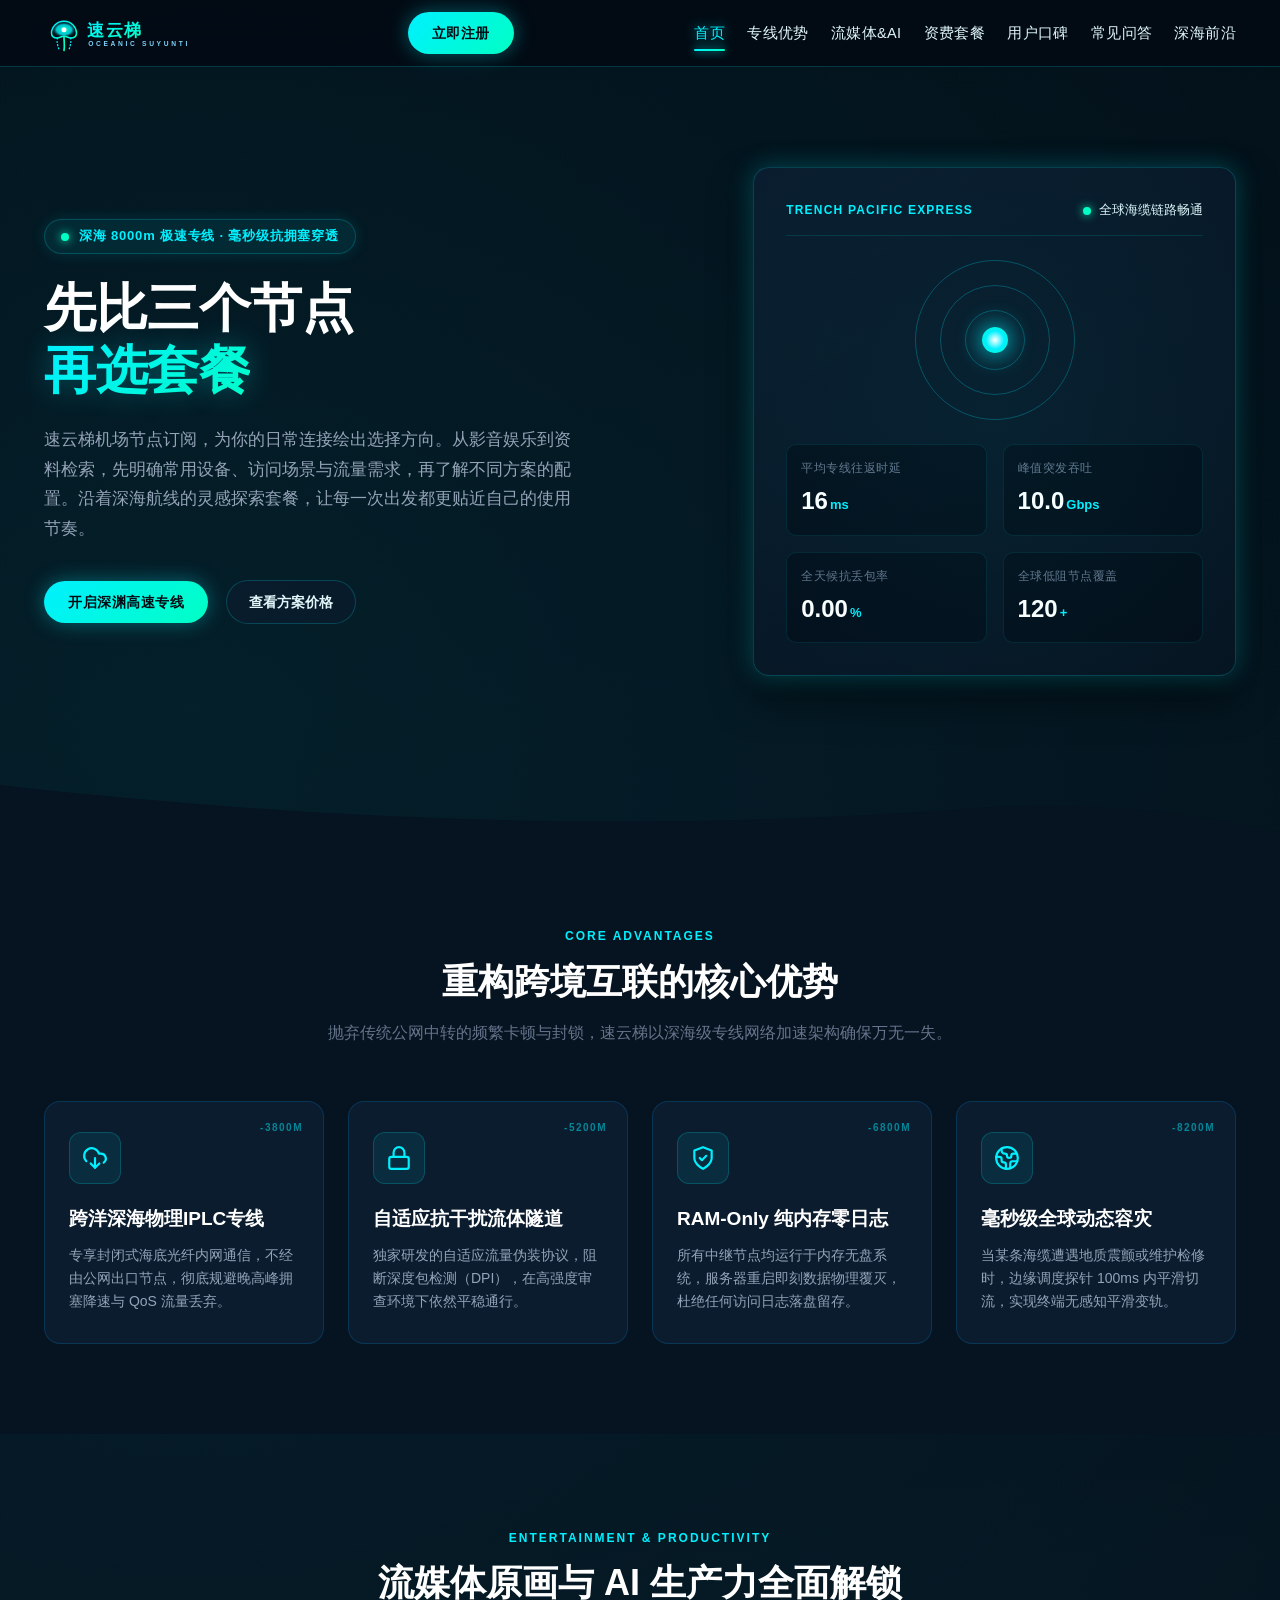
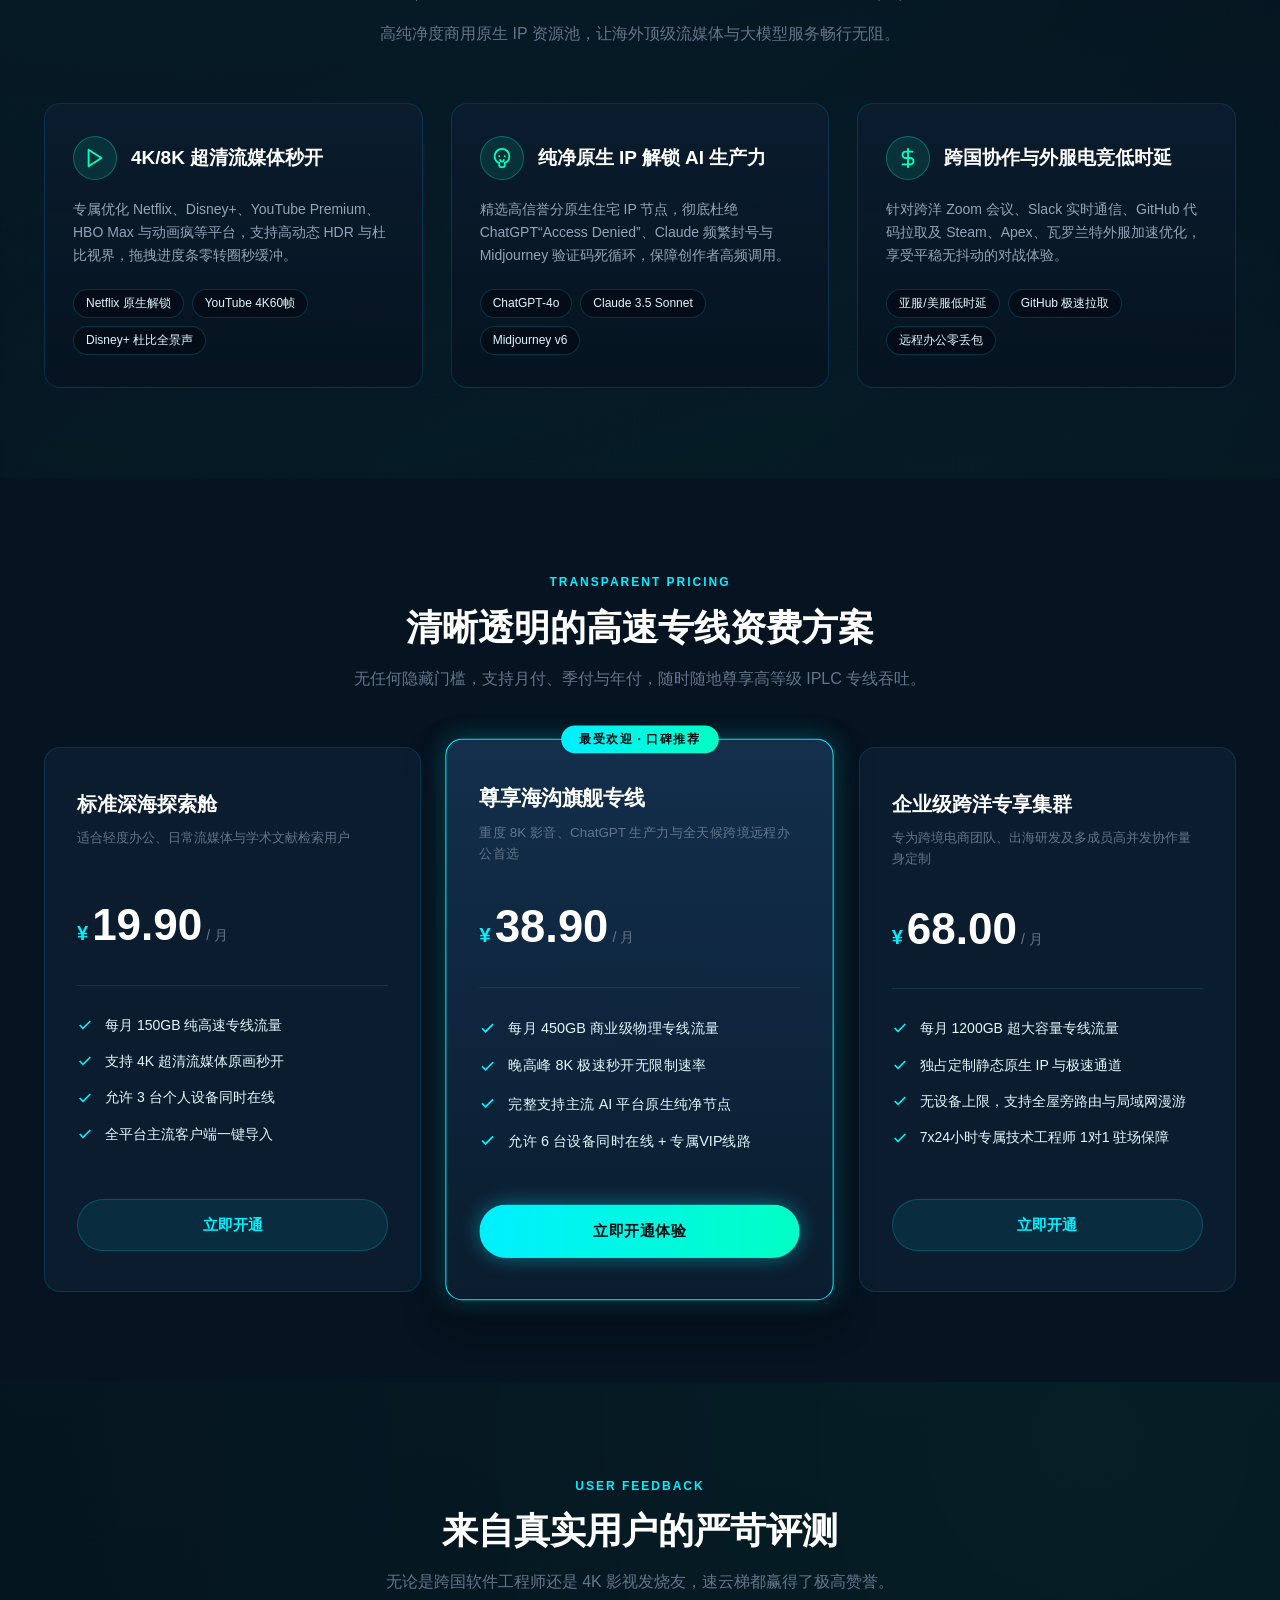
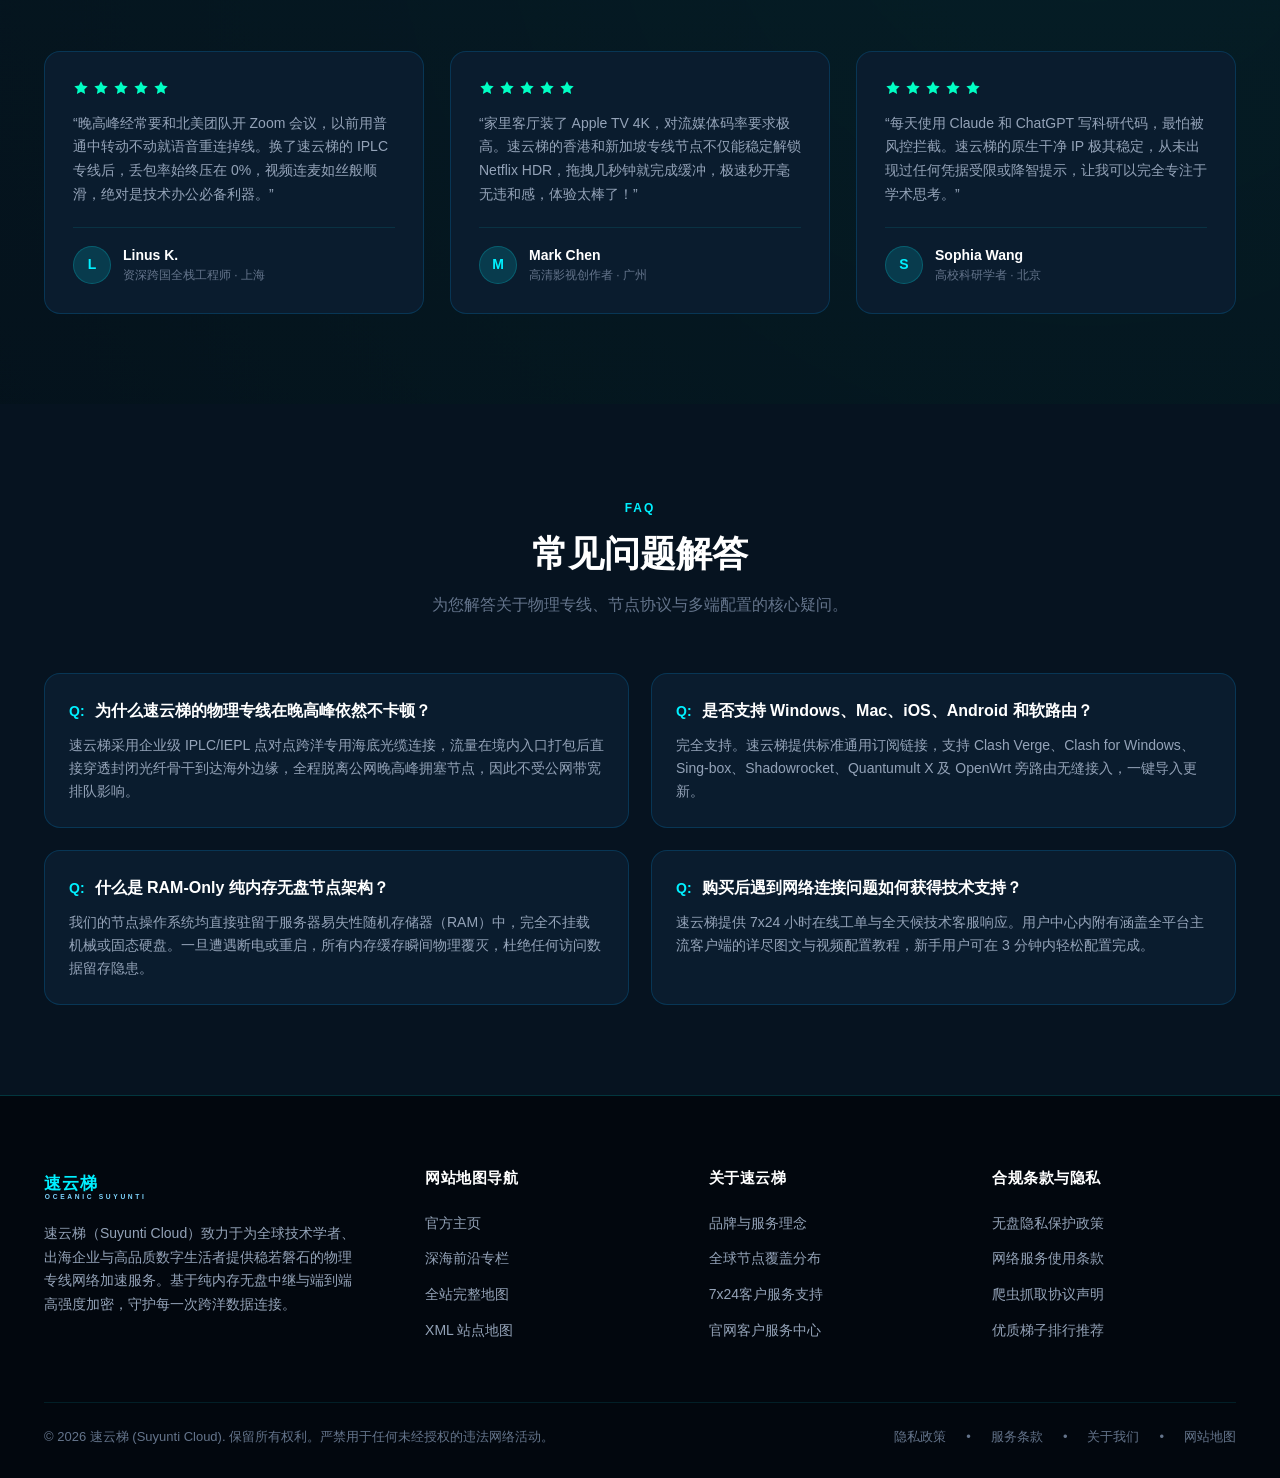
<file: index.html>
<!DOCTYPE html>

<html lang="zh-CN">
<head>
<meta charset="utf-8"/>
<meta content="width=device-width, initial-scale=1.0" name="viewport"/>
<title>速云梯机场｜节点选择、影音使用与日常配置指南</title>
<meta content="速云梯机场节点订阅，为你的日常连接绘出选择方向。从影音娱乐到资料检索，先明确常用设备、访问场景与流量需求，再了解不同方案的配置。沿着深海航线的灵感探索套餐，让每一次出发都更贴近自己的使用节奏。" name="description"/>
<meta content="速云梯, 速云梯机场, 机场推荐, 免费体验, 节点比较, AI助手, 机票比价" name="keywords"/>
<link href="https://suyunticloud.click/" rel="canonical"/>
<!-- Open Graph / Social Media -->
<meta content="website" property="og:type"/>
<meta content="速云梯机场｜节点选择、影音使用与日常配置指南" property="og:title"/>
<meta content="速云梯机场节点订阅，为你的日常连接绘出选择方向。从影音娱乐到资料检索，先明确常用设备、访问场景与流量需求，再了解不同方案的配置。沿着深海航线的灵感探索套餐，让每一次出发都更贴近自己的使用节奏。" property="og:description"/>
<meta content="https://suyunticloud.click/" property="og:url"/>
<meta content="速云梯" property="og:site_name"/>
<meta content="zh_CN" property="og:locale"/>
<!-- Twitter Card -->
<meta content="summary_large_image" name="twitter:card"/>
<meta content="速云梯机场｜节点选择、影音使用与日常配置指南" name="twitter:title"/>
<meta content="速云梯机场节点订阅，为你的日常连接绘出选择方向。从影音娱乐到资料检索，先明确常用设备、访问场景与流量需求，再了解不同方案的配置。沿着深海航线的灵感探索套餐，让每一次出发都更贴近自己的使用节奏。" name="twitter:description"/>
<!-- Schema.org Product Structured Data -->
<script type="application/ld+json">
  {
    "@context": "https://schema.org/",
    "@type": "Product",
    "name": "速云梯网络加速服务",
    "description": "速云梯依托商业级BGP与IPLC物理内网专线，为全球用户提供超低时延、晚高峰极速秒开的跨境网络加速与零日志隐私防护服务。",
    "brand": {
      "@type": "Brand",
      "name": "速云梯"
    },
    "offers": {
      "@type": "AggregateOffer",
      "priceCurrency": "CNY",
      "lowPrice": "19.90",
      "highPrice": "68.00",
      "offerCount": "3",
      "url": "https://ww012.twilightaff.com/#/?code=A56DH1Af"
    },
    "aggregateRating": {
      "@type": "AggregateRating",
      "ratingValue": "4.92",
      "reviewCount": "1280"
    }
  }
  </script>
<link href="style.css" rel="stylesheet"/>
</head>
<body>
<!-- Masthead Navigation -->
<header class="ocean-masthead">
<div class="masthead-inner">
<a aria-label="速云梯官网首页" class="brand-link" href="index.html">
<svg aria-label="速云梯官方Logo" class="ocean-logo-svg" fill="none" role="img" viewbox="0 0 220 48" xmlns="http://www.w3.org/2000/svg">
<defs>
<lineargradient id="oceanPulseGrad" x1="0%" x2="100%" y1="0%" y2="100%">
<stop offset="0%" stop-color="#00f0ff"></stop>
<stop offset="100%" stop-color="#00ffc4"></stop>
</lineargradient>
<radialgradient cx="50%" cy="50%" id="jellyCore" r="50%">
<stop offset="0%" stop-color="#00ffc4"></stop>
<stop offset="60%" stop-color="#00f0ff" stop-opacity="0.8"></stop>
<stop offset="100%" stop-color="#030b14" stop-opacity="0"></stop>
</radialgradient>
</defs>
<!-- Bioluminescent Jellyfish Bell & Subsea Fiber Tentacles -->
<path d="M24 10C15 10 9 17 9 24C9 28 12 30 16 30C19 30 20 28 24 28C28 28 29 30 32 30C36 30 39 28 39 24C39 17 33 10 24 10Z" fill="url(#jellyCore)"></path>
<path d="M24 10C15 10 9 17 9 24C9 28 12 30 16 30C19 30 20 28 24 28C28 28 29 30 32 30C36 30 39 28 39 24C39 17 33 10 24 10Z" stroke="url(#oceanPulseGrad)" stroke-width="1.8"></path>
<!-- Flowing Optical Fiber Pulses -->
<path d="M16 30C15 36 17 40 18 44" stroke="#00f0ff" stroke-dasharray="1 3" stroke-linecap="round" stroke-width="1.6"></path>
<path d="M24 28C24 35 25 39 24 45" stroke="#00ffc4" stroke-linecap="round" stroke-width="2"></path>
<path d="M32 30C33 36 31 40 30 44" stroke="#00f0ff" stroke-dasharray="1 3" stroke-linecap="round" stroke-width="1.6"></path>
<circle cx="24" cy="20" fill="#ffffff" r="3"></circle>
<!-- Integrated Typography -->
<text fill="url(#oceanPulseGrad)" font-family="-apple-system, BlinkMacSystemFont, 'PingFang SC', sans-serif" font-size="21" font-weight="900" letter-spacing="1.5" x="52" y="28">速云梯</text>
<text fill="#7dd3fc" font-family="-apple-system, BlinkMacSystemFont, 'Segoe UI', sans-serif" font-size="8" font-weight="700" letter-spacing="3.2" x="53" y="40">OCEANIC SUYUNTI</text>
</svg>
</a>
<div class="header-action">
<a class="btn-ocean-primary" href="https://ww012.twilightaff.com/#/?code=A56DH1Af" rel="nofollow" target="_blank">立即注册</a>
<button aria-label="切换导航菜单" class="mobile-menu-btn" id="mobileMenuBtn" type="button">
<span class="bar"></span>
<span class="bar"></span>
<span class="bar"></span>
</button>
</div>
<nav class="ocean-nav-menu" id="navMenu">
<a class="active" href="index.html">首页</a>
<a href="#advantages">专线优势</a>
<a href="#streaming">流媒体&amp;AI</a>
<a href="#pricing">资费套餐</a>
<a href="#reviews">用户口碑</a>
<a href="#faq">常见问答</a>
<a href="pulse.html">深海前沿</a>
</nav>
</div>
<!-- Mobile Navigation Drawer -->
<div class="mobile-nav-drawer" id="mobileDrawer">
<a class="drawer-link active" href="index.html">首页</a>
<a class="drawer-link" href="#advantages">专线优势</a>
<a class="drawer-link" href="#streaming">流媒体&amp;AI</a>
<a class="drawer-link" href="#pricing">资费套餐</a>
<a class="drawer-link" href="#reviews">用户口碑</a>
<a class="drawer-link" href="#faq">常见问答</a>
<a class="drawer-link drawer-hub-link" href="pulse.html">深海前沿 →</a>
<div class="drawer-cta-wrap">
<a class="btn-ocean-primary" href="https://ww012.twilightaff.com/#/?code=A56DH1Af" rel="nofollow" target="_blank">立即开通专属加速</a>
</div>
</div>
</header>
<!-- Main Content -->
<main>
<!-- Fluid Asymmetric Oceanic Hero -->
<section class="ocean-hero">
<div class="container">
<div class="ocean-hero-grid">
<div class="hero-content">
<div class="ocean-depth-badge">
<span class="ocean-pulse-dot"></span> 深海 8000m 极速专线 · 毫秒级抗拥塞穿透
            </div>
<h1 class="hero-title">先比三个节点<br/><span class="ocean-text-gradient">再选套餐</span></h1>
<p class="hero-desc">速云梯机场节点订阅，为你的日常连接绘出选择方向。从影音娱乐到资料检索，先明确常用设备、访问场景与流量需求，再了解不同方案的配置。沿着深海航线的灵感探索套餐，让每一次出发都更贴近自己的使用节奏。</p>
<div class="hero-cta-group">
<a class="btn-ocean-primary" href="https://ww012.twilightaff.com/#/?code=A56DH1Af" rel="nofollow" target="_blank">开启深渊高速专线</a>
<!-- Critical Clean Dofollow Authority Link -->
<a class="btn-ocean-recommend" href="#pricing">查看方案价格</a>
</div>
</div>
<div class="hero-visual">
<div class="ocean-radar-card">
<div class="radar-header">
<span class="radar-trench-tag">TRENCH PACIFIC EXPRESS</span>
<span class="radar-status-live">
<span class="ocean-pulse-dot"></span> 全球海缆链路畅通
                </span>
</div>
<div class="radar-visual-core">
<div class="sonar-ring"></div>
<div class="sonar-ring"></div>
<div class="sonar-ring"></div>
<div class="sonar-center-orb"></div>
</div>
<div class="ocean-metrics-grid">
<div class="ocean-metric-item">
<div class="metric-label">平均专线往返时延</div>
<div class="metric-value">16<span class="metric-unit">ms</span></div>
</div>
<div class="ocean-metric-item">
<div class="metric-label">峰值突发吞吐</div>
<div class="metric-value">10.0<span class="metric-unit">Gbps</span></div>
</div>
<div class="ocean-metric-item">
<div class="metric-label">全天候抗丢包率</div>
<div class="metric-value">0.00<span class="metric-unit">%</span></div>
</div>
<div class="ocean-metric-item">
<div class="metric-label">全球低阻节点覆盖</div>
<div class="metric-value">120<span class="metric-unit">+</span></div>
</div>
</div>
</div>
</div>
</div>
</div>
</section>
<!-- Wave Divider -->
<div class="ocean-wave-divider">
<svg fill="none" preserveaspectratio="none" viewbox="0 0 1200 48" xmlns="http://www.w3.org/2000/svg">
<path d="M0 0C300 36 600 48 900 24C1050 12 1150 36 1200 48V48H0V0Z" fill="#061320"></path>
</svg>
</div>
<!-- Core Advantages -->
<section class="ocean-section" id="advantages" style="background-color: var(--bg-trench);">
<div class="container">
<div class="section-head">
<span class="section-subtag">CORE ADVANTAGES</span>
<h2 class="section-title">重构跨境互联的核心优势</h2>
<p class="section-desc">抛弃传统公网中转的频繁卡顿与封锁，速云梯以深海级专线网络加速架构确保万无一失。</p>
</div>
<div class="ocean-features-grid">
<!-- Card 1 -->
<div class="ocean-feature-card">
<span class="feature-depth-indicator">-3800M</span>
<div class="feature-icon-box">
<svg fill="none" stroke="currentColor" stroke-linecap="round" stroke-linejoin="round" stroke-width="2" viewbox="0 0 24 24">
<path d="M4 14.899A7 7 0 1 1 15.71 8h1.79a4.5 4.5 0 0 1 2.5 8.242"></path>
<path d="M12 12v9"></path>
<path d="m8 17 4 4 4-4"></path>
</svg>
</div>
<h3 class="feature-card-title">跨洋深海物理IPLC专线</h3>
<p class="feature-card-desc">专享封闭式海底光纤内网通信，不经由公网出口节点，彻底规避晚高峰拥塞降速与 QoS 流量丢弃。</p>
</div>
<!-- Card 2 -->
<div class="ocean-feature-card">
<span class="feature-depth-indicator">-5200M</span>
<div class="feature-icon-box">
<svg fill="none" stroke="currentColor" stroke-linecap="round" stroke-linejoin="round" stroke-width="2" viewbox="0 0 24 24">
<rect height="11" rx="2" ry="2" width="18" x="3" y="11"></rect>
<path d="M7 11V7a5 5 0 0 1 10 0v4"></path>
</svg>
</div>
<h3 class="feature-card-title">自适应抗干扰流体隧道</h3>
<p class="feature-card-desc">独家研发的自适应流量伪装协议，阻断深度包检测（DPI），在高强度审查环境下依然平稳通行。</p>
</div>
<!-- Card 3 -->
<div class="ocean-feature-card">
<span class="feature-depth-indicator">-6800M</span>
<div class="feature-icon-box">
<svg fill="none" stroke="currentColor" stroke-linecap="round" stroke-linejoin="round" stroke-width="2" viewbox="0 0 24 24">
<path d="M12 22s8-4 8-10V5l-8-3-8 3v7c0 6 8 10 8 10"></path>
<path d="m9 12 2 2 4-4"></path>
</svg>
</div>
<h3 class="feature-card-title">RAM-Only 纯内存零日志</h3>
<p class="feature-card-desc">所有中继节点均运行于内存无盘系统，服务器重启即刻数据物理覆灭，杜绝任何访问日志落盘留存。</p>
</div>
<!-- Card 4 -->
<div class="ocean-feature-card">
<span class="feature-depth-indicator">-8200M</span>
<div class="feature-icon-box">
<svg fill="none" stroke="currentColor" stroke-linecap="round" stroke-linejoin="round" stroke-width="2" viewbox="0 0 24 24">
<path d="M21.54 15H17a2 2 0 0 0-2 2v4.54"></path>
<path d="M7 3.34V5a3 3 0 0 0 3 3v0a2 2 0 0 1 2 2v0c0 1.1.9 2 2 2v0a2 2 0 0 0 2-2v0c0-1.1.9-2 2-2h3.17"></path>
<path d="M11 21.95V18a2 2 0 0 0-2-2v0a2 2 0 0 1-2-2v-1a2 2 0 0 0-2-2H2.05"></path>
<circle cx="12" cy="12" r="10"></circle>
</svg>
</div>
<h3 class="feature-card-title">毫秒级全球动态容灾</h3>
<p class="feature-card-desc">当某条海缆遭遇地质震颤或维护检修时，边缘调度探针 100ms 内平滑切流，实现终端无感知平滑变轨。</p>
</div>
</div>
</div>
</section>
<!-- Streaming & AI Matrix -->
<section class="ocean-section" id="streaming">
<div class="container">
<div class="section-head">
<span class="section-subtag">ENTERTAINMENT &amp; PRODUCTIVITY</span>
<h2 class="section-title">流媒体原画与 AI 生产力全面解锁</h2>
<p class="section-desc">高纯净度商用原生 IP 资源池，让海外顶级流媒体与大模型服务畅行无阻。</p>
</div>
<div class="ocean-matrix-grid">
<!-- Card 1 -->
<div class="ocean-matrix-card">
<div class="matrix-header">
<div class="matrix-icon-circle">
<svg fill="none" stroke="currentColor" stroke-linecap="round" stroke-linejoin="round" stroke-width="2" viewbox="0 0 24 24">
<polygon points="5 3 19 12 5 21 5 3"></polygon>
</svg>
</div>
<h3 class="matrix-title">4K/8K 超清流媒体秒开</h3>
</div>
<p class="matrix-desc">
              专属优化 Netflix、Disney+、YouTube Premium、HBO Max 与动画疯等平台，支持高动态 HDR 与杜比视界，拖拽进度条零转圈秒缓冲。
            </p>
<div class="matrix-tags">
<span class="matrix-tag-chip">Netflix 原生解锁</span>
<span class="matrix-tag-chip">YouTube 4K60帧</span>
<span class="matrix-tag-chip">Disney+ 杜比全景声</span>
</div>
</div>
<!-- Card 2 -->
<div class="ocean-matrix-card">
<div class="matrix-header">
<div class="matrix-icon-circle">
<svg fill="none" stroke="currentColor" stroke-linecap="round" stroke-linejoin="round" stroke-width="2" viewbox="0 0 24 24">
<path d="M12 2a8 8 0 0 0-8 8c0 3.36 2.07 6.24 5 7.42V20a2 2 0 0 0 2 2h2a2 2 0 0 0 2-2v-2.58c2.93-1.18 5-4.06 5-7.42a8 8 0 0 0-8-8z"></path>
<path d="M9 10h.01M15 10h.01M10 14a2 2 0 0 0 4 0"></path>
</svg>
</div>
<h3 class="matrix-title">纯净原生 IP 解锁 AI 生产力</h3>
</div>
<p class="matrix-desc">
              精选高信誉分原生住宅 IP 节点，彻底杜绝 ChatGPT“Access Denied”、Claude 频繁封号与 Midjourney 验证码死循环，保障创作者高频调用。
            </p>
<div class="matrix-tags">
<span class="matrix-tag-chip">ChatGPT-4o</span>
<span class="matrix-tag-chip">Claude 3.5 Sonnet</span>
<span class="matrix-tag-chip">Midjourney v6</span>
</div>
</div>
<!-- Card 3 -->
<div class="ocean-matrix-card">
<div class="matrix-header">
<div class="matrix-icon-circle">
<svg fill="none" stroke="currentColor" stroke-linecap="round" stroke-linejoin="round" stroke-width="2" viewbox="0 0 24 24">
<path d="M12 2v20M17 5H9.5a3.5 3.5 0 0 0 0 7h5a3.5 3.5 0 0 1 0 7H6"></path>
</svg>
</div>
<h3 class="matrix-title">跨国协作与外服电竞低时延</h3>
</div>
<p class="matrix-desc">
              针对跨洋 Zoom 会议、Slack 实时通信、GitHub 代码拉取及 Steam、Apex、瓦罗兰特外服加速优化，享受平稳无抖动的对战体验。
            </p>
<div class="matrix-tags">
<span class="matrix-tag-chip">亚服/美服低时延</span>
<span class="matrix-tag-chip">GitHub 极速拉取</span>
<span class="matrix-tag-chip">远程办公零丢包</span>
</div>
</div>
</div>
</div>
</section>
<!-- Pricing Comparison Section -->
<section class="ocean-section" id="pricing" style="background-color: var(--bg-trench);">
<div class="container">
<div class="section-head">
<span class="section-subtag">TRANSPARENT PRICING</span>
<h2 class="section-title">清晰透明的高速专线资费方案</h2>
<p class="section-desc">无任何隐藏门槛，支持月付、季付与年付，随时随地尊享高等级 IPLC 专线吞吐。</p>
</div>
<div class="ocean-pricing-grid">
<!-- Plan 1 -->
<div class="ocean-pricing-card">
<div class="plan-tier-name">标准深海探索舱</div>
<div class="plan-tier-desc">适合轻度办公、日常流媒体与学术文献检索用户</div>
<div class="plan-price-row">
<span class="price-currency">¥</span>
<span class="price-val">19.90</span>
<span class="price-period">/ 月</span>
</div>
<ul class="plan-spec-list">
<li class="plan-spec-item">
<svg class="spec-bullet-svg" fill="none" stroke="currentColor" stroke-width="2.5" viewbox="0 0 24 24"><polyline points="20 6 9 17 4 12"></polyline></svg>
                每月 150GB 纯高速专线流量
              </li>
<li class="plan-spec-item">
<svg class="spec-bullet-svg" fill="none" stroke="currentColor" stroke-width="2.5" viewbox="0 0 24 24"><polyline points="20 6 9 17 4 12"></polyline></svg>
                支持 4K 超清流媒体原画秒开
              </li>
<li class="plan-spec-item">
<svg class="spec-bullet-svg" fill="none" stroke="currentColor" stroke-width="2.5" viewbox="0 0 24 24"><polyline points="20 6 9 17 4 12"></polyline></svg>
                允许 3 台个人设备同时在线
              </li>
<li class="plan-spec-item">
<svg class="spec-bullet-svg" fill="none" stroke="currentColor" stroke-width="2.5" viewbox="0 0 24 24"><polyline points="20 6 9 17 4 12"></polyline></svg>
                全平台主流客户端一键导入
              </li>
</ul>
<a class="btn-pricing-action" href="https://ww012.twilightaff.com/#/?code=A56DH1Af" rel="nofollow" target="_blank">立即开通</a>
</div>
<!-- Plan 2 (Featured) -->
<div class="ocean-pricing-card featured">
<span class="pricing-badge">最受欢迎 · 口碑推荐</span>
<div class="plan-tier-name">尊享海沟旗舰专线</div>
<div class="plan-tier-desc">重度 8K 影音、ChatGPT 生产力与全天候跨境远程办公首选</div>
<div class="plan-price-row">
<span class="price-currency">¥</span>
<span class="price-val">38.90</span>
<span class="price-period">/ 月</span>
</div>
<ul class="plan-spec-list">
<li class="plan-spec-item">
<svg class="spec-bullet-svg" fill="none" stroke="currentColor" stroke-width="2.5" viewbox="0 0 24 24"><polyline points="20 6 9 17 4 12"></polyline></svg>
                每月 450GB 商业级物理专线流量
              </li>
<li class="plan-spec-item">
<svg class="spec-bullet-svg" fill="none" stroke="currentColor" stroke-width="2.5" viewbox="0 0 24 24"><polyline points="20 6 9 17 4 12"></polyline></svg>
                晚高峰 8K 极速秒开无限制速率
              </li>
<li class="plan-spec-item">
<svg class="spec-bullet-svg" fill="none" stroke="currentColor" stroke-width="2.5" viewbox="0 0 24 24"><polyline points="20 6 9 17 4 12"></polyline></svg>
                完整支持主流 AI 平台原生纯净节点
              </li>
<li class="plan-spec-item">
<svg class="spec-bullet-svg" fill="none" stroke="currentColor" stroke-width="2.5" viewbox="0 0 24 24"><polyline points="20 6 9 17 4 12"></polyline></svg>
                允许 6 台设备同时在线 + 专属VIP线路
              </li>
</ul>
<a class="btn-pricing-action" href="https://ww012.twilightaff.com/#/?code=A56DH1Af" rel="nofollow" target="_blank">立即开通体验</a>
</div>
<!-- Plan 3 -->
<div class="ocean-pricing-card">
<div class="plan-tier-name">企业级跨洋专享集群</div>
<div class="plan-tier-desc">专为跨境电商团队、出海研发及多成员高并发协作量身定制</div>
<div class="plan-price-row">
<span class="price-currency">¥</span>
<span class="price-val">68.00</span>
<span class="price-period">/ 月</span>
</div>
<ul class="plan-spec-list">
<li class="plan-spec-item">
<svg class="spec-bullet-svg" fill="none" stroke="currentColor" stroke-width="2.5" viewbox="0 0 24 24"><polyline points="20 6 9 17 4 12"></polyline></svg>
                每月 1200GB 超大容量专线流量
              </li>
<li class="plan-spec-item">
<svg class="spec-bullet-svg" fill="none" stroke="currentColor" stroke-width="2.5" viewbox="0 0 24 24"><polyline points="20 6 9 17 4 12"></polyline></svg>
                独占定制静态原生 IP 与极速通道
              </li>
<li class="plan-spec-item">
<svg class="spec-bullet-svg" fill="none" stroke="currentColor" stroke-width="2.5" viewbox="0 0 24 24"><polyline points="20 6 9 17 4 12"></polyline></svg>
                无设备上限，支持全屋旁路由与局域网漫游
              </li>
<li class="plan-spec-item">
<svg class="spec-bullet-svg" fill="none" stroke="currentColor" stroke-width="2.5" viewbox="0 0 24 24"><polyline points="20 6 9 17 4 12"></polyline></svg>
                7x24小时专属技术工程师 1对1 驻场保障
              </li>
</ul>
<a class="btn-pricing-action" href="https://ww012.twilightaff.com/#/?code=A56DH1Af" rel="nofollow" target="_blank">立即开通</a>
</div>
</div>
</div>
</section>
<!-- User Testimonials -->
<section class="ocean-section" id="reviews">
<div class="container">
<div class="section-head">
<span class="section-subtag">USER FEEDBACK</span>
<h2 class="section-title">来自真实用户的严苛评测</h2>
<p class="section-desc">无论是跨国软件工程师还是 4K 影视发烧友，速云梯都赢得了极高赞誉。</p>
</div>
<div class="ocean-reviews-grid">
<div class="ocean-review-card">
<div class="review-stars">
<svg fill="currentColor" viewbox="0 0 24 24"><polygon points="12 2 15.09 8.26 22 9.27 17 14.14 18.18 21.02 12 17.77 5.82 21.02 7 14.14 2 9.27 8.91 8.26 12 2"></polygon></svg>
<svg fill="currentColor" viewbox="0 0 24 24"><polygon points="12 2 15.09 8.26 22 9.27 17 14.14 18.18 21.02 12 17.77 5.82 21.02 7 14.14 2 9.27 8.91 8.26 12 2"></polygon></svg>
<svg fill="currentColor" viewbox="0 0 24 24"><polygon points="12 2 15.09 8.26 22 9.27 17 14.14 18.18 21.02 12 17.77 5.82 21.02 7 14.14 2 9.27 8.91 8.26 12 2"></polygon></svg>
<svg fill="currentColor" viewbox="0 0 24 24"><polygon points="12 2 15.09 8.26 22 9.27 17 14.14 18.18 21.02 12 17.77 5.82 21.02 7 14.14 2 9.27 8.91 8.26 12 2"></polygon></svg>
<svg fill="currentColor" viewbox="0 0 24 24"><polygon points="12 2 15.09 8.26 22 9.27 17 14.14 18.18 21.02 12 17.77 5.82 21.02 7 14.14 2 9.27 8.91 8.26 12 2"></polygon></svg>
</div>
<p class="review-body">“晚高峰经常要和北美团队开 Zoom 会议，以前用普通中转动不动就语音重连掉线。换了速云梯的 IPLC 专线后，丢包率始终压在 0%，视频连麦如丝般顺滑，绝对是技术办公必备利器。”</p>
<div class="review-user-row">
<div class="user-avatar-circle">L</div>
<div>
<div class="user-info-name">Linus K.</div>
<div class="user-info-role">资深跨国全栈工程师 · 上海</div>
</div>
</div>
</div>
<div class="ocean-review-card">
<div class="review-stars">
<svg fill="currentColor" viewbox="0 0 24 24"><polygon points="12 2 15.09 8.26 22 9.27 17 14.14 18.18 21.02 12 17.77 5.82 21.02 7 14.14 2 9.27 8.91 8.26 12 2"></polygon></svg>
<svg fill="currentColor" viewbox="0 0 24 24"><polygon points="12 2 15.09 8.26 22 9.27 17 14.14 18.18 21.02 12 17.77 5.82 21.02 7 14.14 2 9.27 8.91 8.26 12 2"></polygon></svg>
<svg fill="currentColor" viewbox="0 0 24 24"><polygon points="12 2 15.09 8.26 22 9.27 17 14.14 18.18 21.02 12 17.77 5.82 21.02 7 14.14 2 9.27 8.91 8.26 12 2"></polygon></svg>
<svg fill="currentColor" viewbox="0 0 24 24"><polygon points="12 2 15.09 8.26 22 9.27 17 14.14 18.18 21.02 12 17.77 5.82 21.02 7 14.14 2 9.27 8.91 8.26 12 2"></polygon></svg>
<svg fill="currentColor" viewbox="0 0 24 24"><polygon points="12 2 15.09 8.26 22 9.27 17 14.14 18.18 21.02 12 17.77 5.82 21.02 7 14.14 2 9.27 8.91 8.26 12 2"></polygon></svg>
</div>
<p class="review-body">“家里客厅装了 Apple TV 4K，对流媒体码率要求极高。速云梯的香港和新加坡专线节点不仅能稳定解锁 Netflix HDR，拖拽几秒钟就完成缓冲，极速秒开毫无违和感，体验太棒了！”</p>
<div class="review-user-row">
<div class="user-avatar-circle">M</div>
<div>
<div class="user-info-name">Mark Chen</div>
<div class="user-info-role">高清影视创作者 · 广州</div>
</div>
</div>
</div>
<div class="ocean-review-card">
<div class="review-stars">
<svg fill="currentColor" viewbox="0 0 24 24"><polygon points="12 2 15.09 8.26 22 9.27 17 14.14 18.18 21.02 12 17.77 5.82 21.02 7 14.14 2 9.27 8.91 8.26 12 2"></polygon></svg>
<svg fill="currentColor" viewbox="0 0 24 24"><polygon points="12 2 15.09 8.26 22 9.27 17 14.14 18.18 21.02 12 17.77 5.82 21.02 7 14.14 2 9.27 8.91 8.26 12 2"></polygon></svg>
<svg fill="currentColor" viewbox="0 0 24 24"><polygon points="12 2 15.09 8.26 22 9.27 17 14.14 18.18 21.02 12 17.77 5.82 21.02 7 14.14 2 9.27 8.91 8.26 12 2"></polygon></svg>
<svg fill="currentColor" viewbox="0 0 24 24"><polygon points="12 2 15.09 8.26 22 9.27 17 14.14 18.18 21.02 12 17.77 5.82 21.02 7 14.14 2 9.27 8.91 8.26 12 2"></polygon></svg>
<svg fill="currentColor" viewbox="0 0 24 24"><polygon points="12 2 15.09 8.26 22 9.27 17 14.14 18.18 21.02 12 17.77 5.82 21.02 7 14.14 2 9.27 8.91 8.26 12 2"></polygon></svg>
</div>
<p class="review-body">“每天使用 Claude 和 ChatGPT 写科研代码，最怕被风控拦截。速云梯的原生干净 IP 极其稳定，从未出现过任何凭据受限或降智提示，让我可以完全专注于学术思考。”</p>
<div class="review-user-row">
<div class="user-avatar-circle">S</div>
<div>
<div class="user-info-name">Sophia Wang</div>
<div class="user-info-role">高校科研学者 · 北京</div>
</div>
</div>
</div>
</div>
</div>
</section>
<!-- FAQ Section -->
<section class="ocean-section" id="faq" style="background-color: var(--bg-trench);">
<div class="container">
<div class="section-head">
<span class="section-subtag">FAQ</span>
<h2 class="section-title">常见问题解答</h2>
<p class="section-desc">为您解答关于物理专线、节点协议与多端配置的核心疑问。</p>
</div>
<div class="ocean-faq-grid">
<div class="ocean-faq-item">
<h3 class="faq-q"><span class="faq-q-tag">Q:</span> 为什么速云梯的物理专线在晚高峰依然不卡顿？</h3>
<p class="faq-a">速云梯采用企业级 IPLC/IEPL 点对点跨洋专用海底光缆连接，流量在境内入口打包后直接穿透封闭光纤骨干到达海外边缘，全程脱离公网晚高峰拥塞节点，因此不受公网带宽排队影响。</p>
</div>
<div class="ocean-faq-item">
<h3 class="faq-q"><span class="faq-q-tag">Q:</span> 是否支持 Windows、Mac、iOS、Android 和软路由？</h3>
<p class="faq-a">完全支持。速云梯提供标准通用订阅链接，支持 Clash Verge、Clash for Windows、Sing-box、Shadowrocket、Quantumult X 及 OpenWrt 旁路由无缝接入，一键导入更新。</p>
</div>
<div class="ocean-faq-item">
<h3 class="faq-q"><span class="faq-q-tag">Q:</span> 什么是 RAM-Only 纯内存无盘节点架构？</h3>
<p class="faq-a">我们的节点操作系统均直接驻留于服务器易失性随机存储器（RAM）中，完全不挂载机械或固态硬盘。一旦遭遇断电或重启，所有内存缓存瞬间物理覆灭，杜绝任何访问数据留存隐患。</p>
</div>
<div class="ocean-faq-item">
<h3 class="faq-q"><span class="faq-q-tag">Q:</span> 购买后遇到网络连接问题如何获得技术支持？</h3>
<p class="faq-a">速云梯提供 7x24 小时在线工单与全天候技术客服响应。用户中心内附有涵盖全平台主流客户端的详尽图文与视频配置教程，新手用户可在 3 分钟内轻松配置完成。</p>
</div>
</div>
</div>
</section>
</main>
<!-- Footer (Chinese Only, Full Sitemap & About Us) -->
<footer class="ocean-footer">
<div class="container">
<div class="footer-top-grid">
<div class="footer-brand-col">
<a aria-label="速云梯官网首页" class="brand-link" href="index.html">
<svg aria-label="速云梯官方Logo" class="ocean-logo-svg" fill="none" role="img" viewbox="0 0 220 48" xmlns="http://www.w3.org/2000/svg">
<text fill="#00f0ff" font-family="-apple-system, BlinkMacSystemFont, 'PingFang SC', sans-serif" font-size="21" font-weight="900" letter-spacing="1.5" x="0" y="28">速云梯</text>
<text fill="#7dd3fc" font-family="-apple-system, BlinkMacSystemFont, 'Segoe UI', sans-serif" font-size="8" font-weight="700" letter-spacing="3.2" x="1" y="40">OCEANIC SUYUNTI</text>
</svg>
</a>
<p>
            速云梯（Suyunti Cloud）致力于为全球技术学者、出海企业与高品质数字生活者提供稳若磐石的物理专线网络加速服务。基于纯内存无盘中继与端到端高强度加密，守护每一次跨洋数据连接。
          </p>
</div>
<div>
<div class="footer-col-title">网站地图导航</div>
<ul class="footer-link-list">
<li><a href="index.html">官方主页</a></li>
<li><a href="pulse.html">深海前沿专栏</a></li>
<li><a href="sitemap.html">全站完整地图</a></li>
<li><a href="sitemap.xml">XML 站点地图</a></li>
</ul>
</div>
<div>
<div class="footer-col-title">关于速云梯</div>
<ul class="footer-link-list">
<li><a href="about.html">品牌与服务理念</a></li>
<li><a href="about.html#nodes">全球节点覆盖分布</a></li>
<li><a href="about.html#support">7x24客户服务支持</a></li>
<li><a href="https://ww012.twilightaff.com/#/?code=A56DH1Af" rel="nofollow" target="_blank">官网客户服务中心</a></li>
</ul>
</div>
<div>
<div class="footer-col-title">合规条款与隐私</div>
<ul class="footer-link-list">
<li><a href="privacy.html">无盘隐私保护政策</a></li>
<li><a href="terms.html">网络服务使用条款</a></li>
<li><a href="robots.txt">爬虫抓取协议声明</a></li>
<li><a href="https://dajichang.mom/" target="_blank">优质梯子排行推荐</a></li>
</ul>
</div>
</div>
<div class="footer-bottom-bar">
<div>
          © 2026 速云梯 (Suyunti Cloud). 保留所有权利。严禁用于任何未经授权的违法网络活动。
        </div>
<div class="footer-legal-links">
<a href="privacy.html">隐私政策</a>
<span>•</span>
<a href="terms.html">服务条款</a>
<span>•</span>
<a href="about.html">关于我们</a>
<span>•</span>
<a href="sitemap.html">网站地图</a>
</div>
</div>
</div>
</footer>
<script>
  (function(){
    var btn = document.getElementById('mobileMenuBtn');
    var drawer = document.getElementById('mobileDrawer');
    if(btn && drawer){
      btn.addEventListener('click', function(){
        btn.classList.toggle('active');
        drawer.classList.toggle('open');
      });
      drawer.querySelectorAll('a').forEach(function(a){
        a.addEventListener('click', function(){
          btn.classList.remove('active');
          drawer.classList.remove('open');
        });
      });
    }
  })();
  </script>
</body>
</html>
</file>
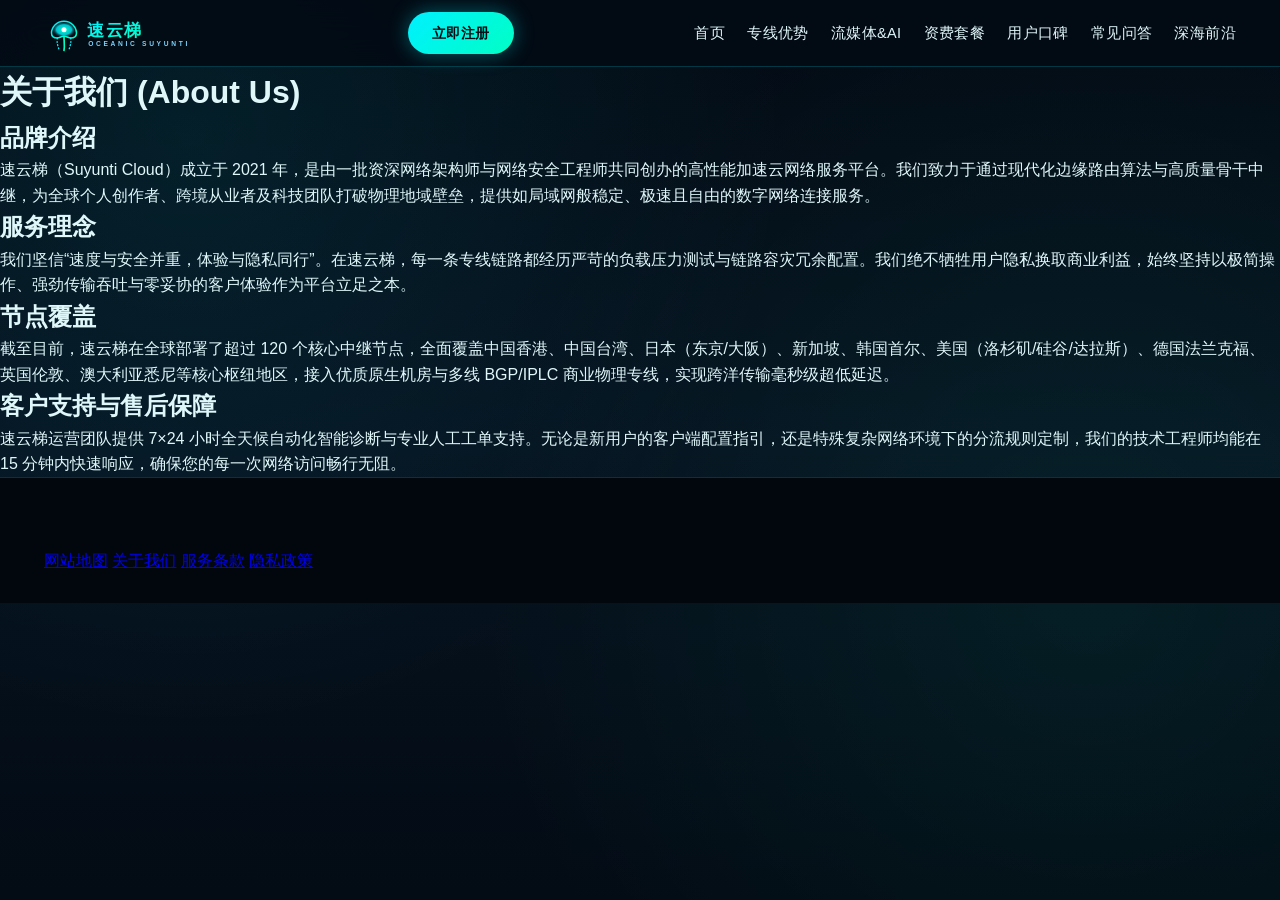
<file: about.html>
<!DOCTYPE html>
<html lang="zh-CN">
<head>
  <meta charset="UTF-8">
  <meta name="viewport" content="width=device-width, initial-scale=1.0">
  <title>关于我们 - 速云梯</title>
  <link rel="stylesheet" href="style.css">
</head>
<body>
    <!-- Masthead -->
  <header class="ocean-masthead">
    <div class="masthead-inner">
      <a href="index.html" class="brand-link" aria-label="速云梯官网首页">
        <svg class="ocean-logo-svg" viewBox="0 0 220 48" fill="none" xmlns="http://www.w3.org/2000/svg" role="img" aria-label="速云梯官方Logo">
          <defs>
            <linearGradient id="oceanPulseGrad" x1="0%" y1="0%" x2="100%" y2="100%">
              <stop offset="0%" stop-color="#00f0ff"/>
              <stop offset="100%" stop-color="#00ffc4"/>
            </linearGradient>
            <radialGradient id="jellyCore" cx="50%" cy="50%" r="50%">
              <stop offset="0%" stop-color="#00ffc4"/>
              <stop offset="60%" stop-color="#00f0ff" stop-opacity="0.8"/>
              <stop offset="100%" stop-color="#030b14" stop-opacity="0"/>
            </radialGradient>
          </defs>
          <path d="M24 10C15 10 9 17 9 24C9 28 12 30 16 30C19 30 20 28 24 28C28 28 29 30 32 30C36 30 39 28 39 24C39 17 33 10 24 10Z" fill="url(#jellyCore)"/>
          <path d="M24 10C15 10 9 17 9 24C9 28 12 30 16 30C19 30 20 28 24 28C28 28 29 30 32 30C36 30 39 28 39 24C39 17 33 10 24 10Z" stroke="url(#oceanPulseGrad)" stroke-width="1.8"/>
          <path d="M16 30C15 36 17 40 18 44" stroke="#00f0ff" stroke-width="1.6" stroke-linecap="round" stroke-dasharray="1 3"/>
          <path d="M24 28C24 35 25 39 24 45" stroke="#00ffc4" stroke-width="2" stroke-linecap="round"/>
          <path d="M32 30C33 36 31 40 30 44" stroke="#00f0ff" stroke-width="1.6" stroke-linecap="round" stroke-dasharray="1 3"/>
          <circle cx="24" cy="20" r="3" fill="#ffffff"/>
          <text x="52" y="28" font-family="-apple-system, BlinkMacSystemFont, 'PingFang SC', sans-serif" font-weight="900" font-size="21" fill="url(#oceanPulseGrad)" letter-spacing="1.5">速云梯</text>
          <text x="53" y="40" font-family="-apple-system, BlinkMacSystemFont, 'Segoe UI', sans-serif" font-weight="700" font-size="8" fill="#7dd3fc" letter-spacing="3.2">OCEANIC SUYUNTI</text>
        </svg>
      </a>

      <div class="header-action">
        <a href="https://ww012.twilightaff.com/#/?code=A56DH1Af" class="btn-ocean-primary" rel="nofollow" target="_blank">立即注册</a>
        <button class="mobile-menu-btn" id="mobileMenuBtn" aria-label="切换导航菜单" type="button">
          <span class="bar"></span>
          <span class="bar"></span>
          <span class="bar"></span>
        </button>
      </div>

      <nav class="ocean-nav-menu" id="navMenu">
        <a href="index.html">首页</a>
        <a href="index.html#advantages">专线优势</a>
        <a href="index.html#streaming">流媒体&AI</a>
        <a href="index.html#pricing">资费套餐</a>
        <a href="index.html#reviews">用户口碑</a>
        <a href="index.html#faq">常见问答</a>
        <a href="pulse.html">深海前沿</a>
      </nav>
    </div>

    <!-- Mobile Navigation Drawer -->
    <div class="mobile-nav-drawer" id="mobileDrawer">
      <a href="index.html" class="drawer-link">首页</a>
      <a href="index.html#advantages" class="drawer-link">专线优势</a>
      <a href="index.html#streaming" class="drawer-link">流媒体&AI</a>
      <a href="index.html#pricing" class="drawer-link">资费套餐</a>
      <a href="index.html#reviews" class="drawer-link">用户口碑</a>
      <a href="index.html#faq" class="drawer-link">常见问答</a>
      <a href="pulse.html" class="drawer-link drawer-hub-link">深海前沿 &rarr;</a>
      <div class="drawer-cta-wrap">
        <a href="https://ww012.twilightaff.com/#/?code=A56DH1Af" class="btn-ocean-primary" rel="nofollow" target="_blank">立即开通专属加速</a>
      </div>
    </div>
  </header>

  <main class="subpage-container">
    <div class="subpage-card">
      <h1>关于我们 (About Us)</h1>
      <h2>品牌介绍</h2>
      <p>速云梯（Suyunti Cloud）成立于 2021 年，是由一批资深网络架构师与网络安全工程师共同创办的高性能加速云网络服务平台。我们致力于通过现代化边缘路由算法与高质量骨干中继，为全球个人创作者、跨境从业者及科技团队打破物理地域壁垒，提供如局域网般稳定、极速且自由的数字网络连接服务。</p>
      
      <h2>服务理念</h2>
      <p>我们坚信“速度与安全并重，体验与隐私同行”。在速云梯，每一条专线链路都经历严苛的负载压力测试与链路容灾冗余配置。我们绝不牺牲用户隐私换取商业利益，始终坚持以极简操作、强劲传输吞吐与零妥协的客户体验作为平台立足之本。</p>
      
      <h2>节点覆盖</h2>
      <p>截至目前，速云梯在全球部署了超过 120 个核心中继节点，全面覆盖中国香港、中国台湾、日本（东京/大阪）、新加坡、韩国首尔、美国（洛杉矶/硅谷/达拉斯）、德国法兰克福、英国伦敦、澳大利亚悉尼等核心枢纽地区，接入优质原生机房与多线 BGP/IPLC 商业物理专线，实现跨洋传输毫秒级超低延迟。</p>
      
      <h2>客户支持与售后保障</h2>
      <p>速云梯运营团队提供 7×24 小时全天候自动化智能诊断与专业人工工单支持。无论是新用户的客户端配置指引，还是特殊复杂网络环境下的分流规则定制，我们的技术工程师均能在 15 分钟内快速响应，确保您的每一次网络访问畅行无阻。</p>
    </div>
  </main>

  <footer class="solar-footer">
    <div class="container">
      <nav class="footer-nav">
        <a href="sitemap.html">网站地图</a>
        <a href="about.html">关于我们</a>
        <a href="terms.html">服务条款</a>
        <a href="privacy.html">隐私政策</a>
      </nav>
    </div>
  </footer>
</body>
</html>
</file>
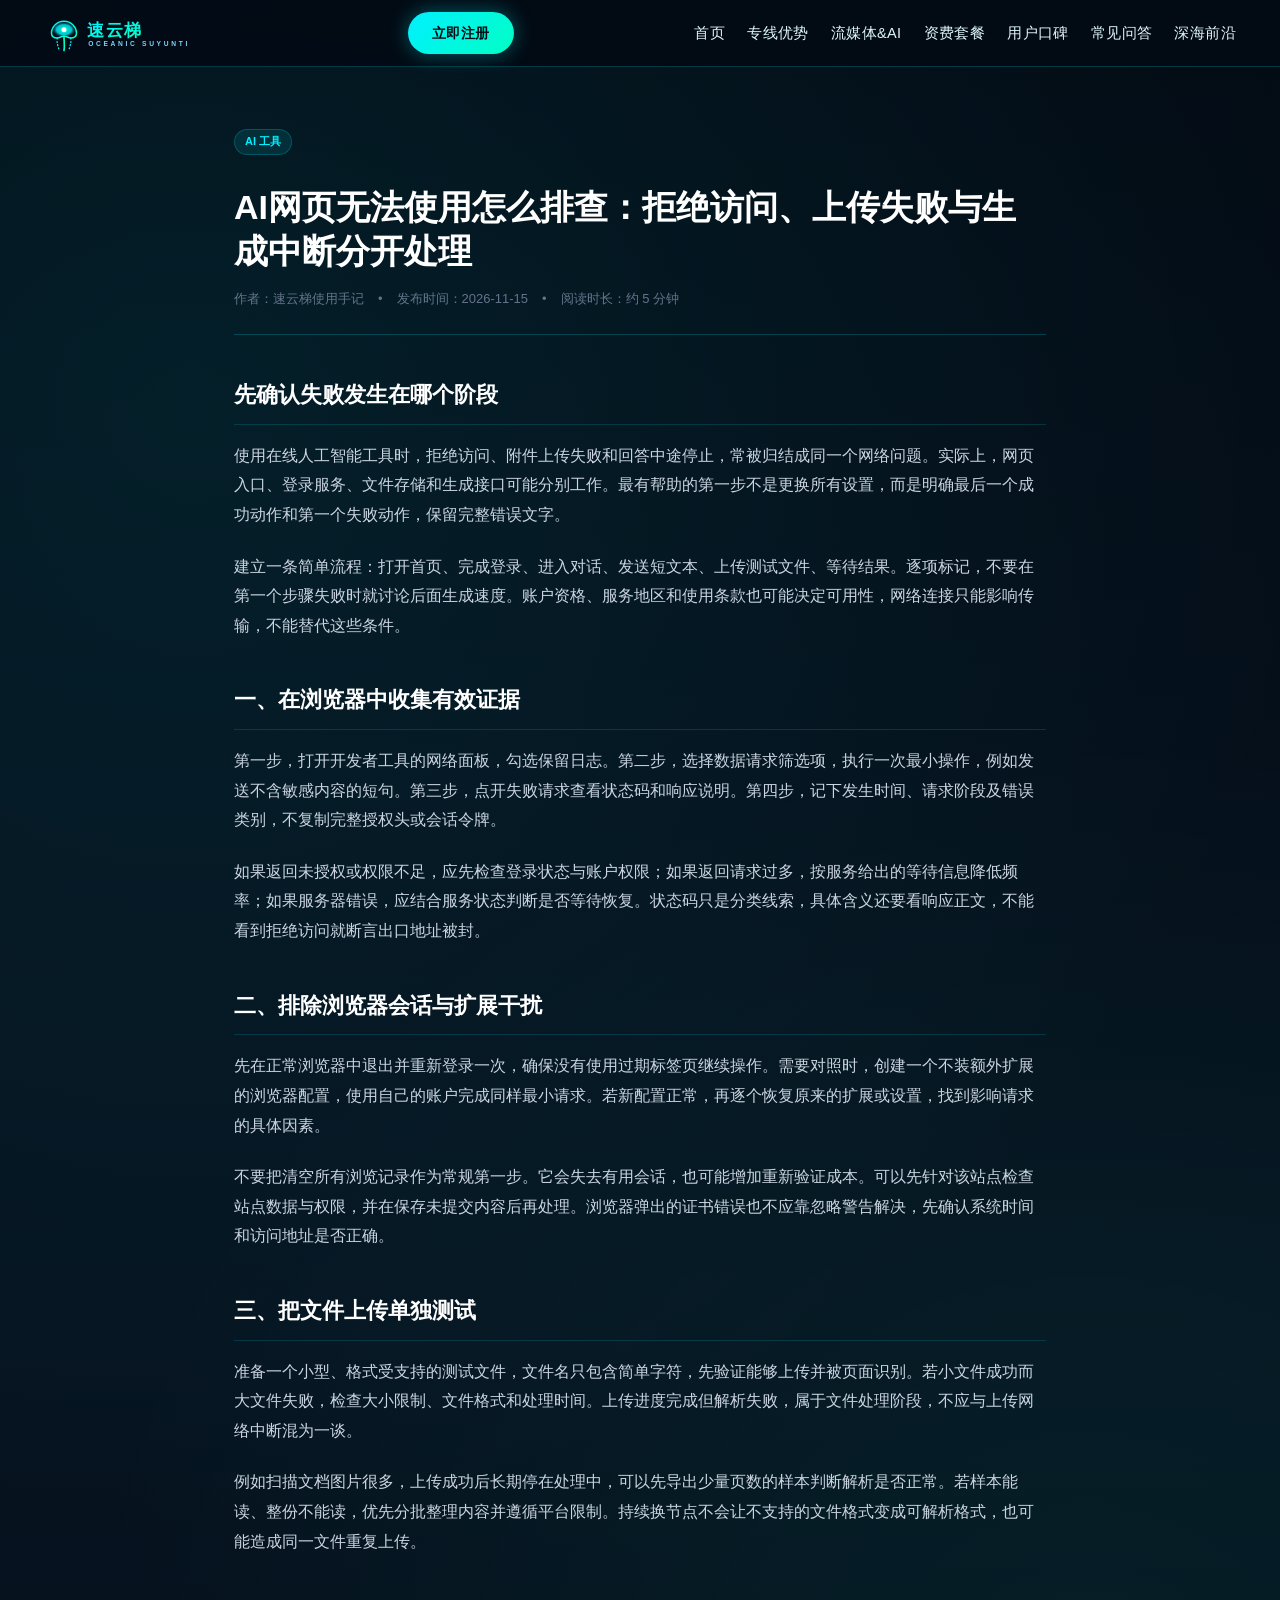
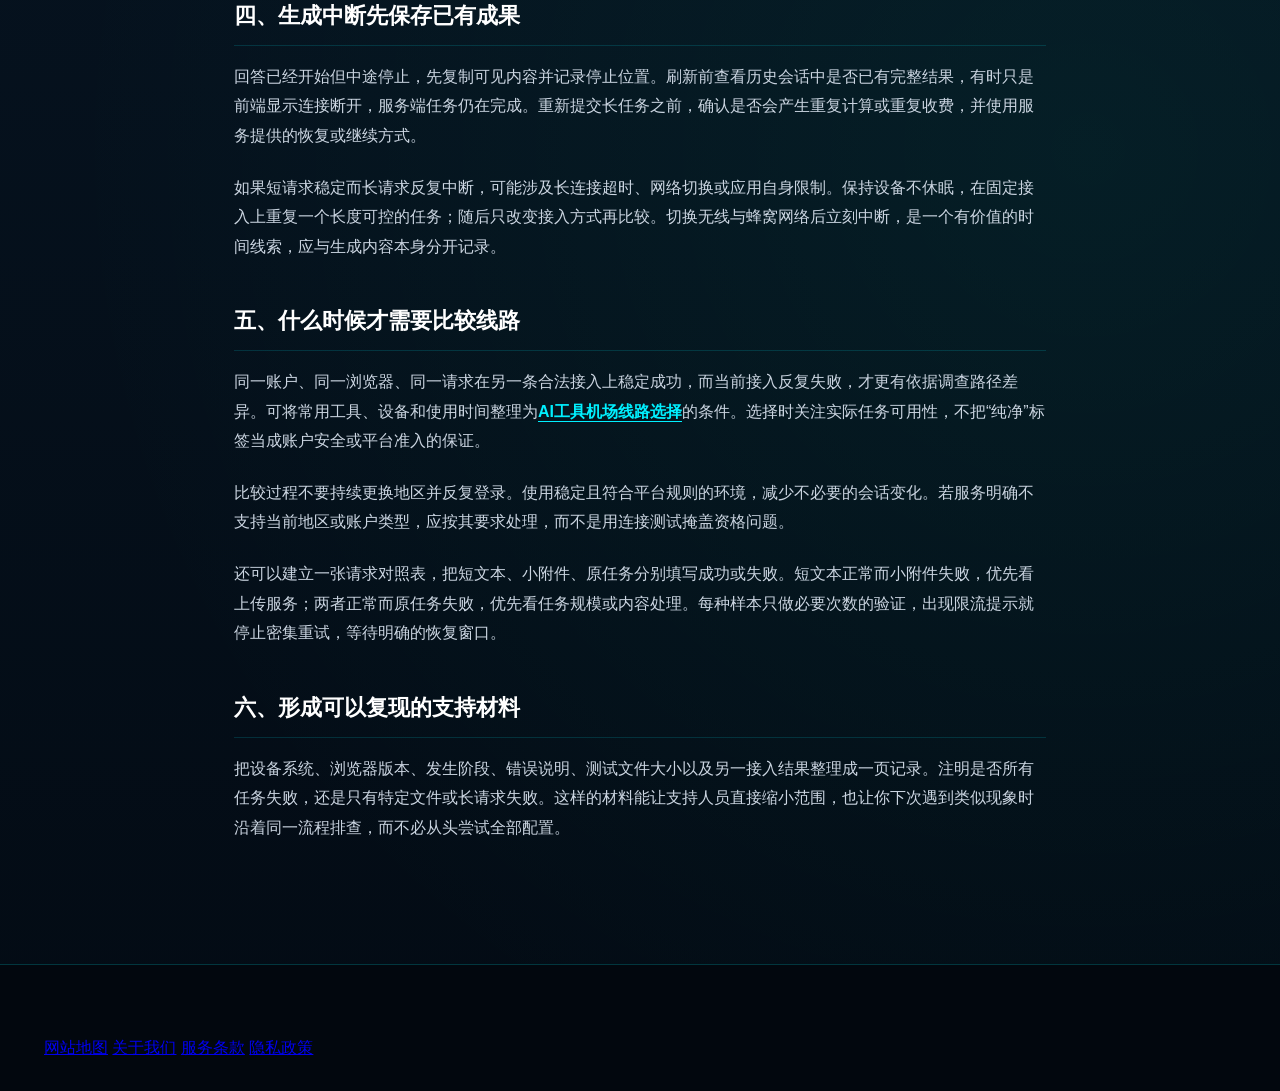
<file: ai-workflow-network-setup.html>
<!DOCTYPE html>

<html lang="zh-CN">
<head>
<meta charset="utf-8"/>
<meta content="width=device-width, initial-scale=1.0" name="viewport"/>
<title>AI网页无法使用怎么排查：拒绝访问、上传失败与生成中断分开处理</title>
<meta content="AI网页无法使用怎么排查：拒绝访问、上传失败与生成中断分开处理，通过分阶段测试和具体操作识别失败原因，给出适用条件与可复核的记录方法。" name="description"/>
<link href="style.css" rel="stylesheet"/>
</head>
<body>
<!-- Masthead -->
<header class="ocean-masthead">
<div class="masthead-inner">
<a aria-label="速云梯官网首页" class="brand-link" href="index.html">
<svg aria-label="速云梯官方Logo" class="ocean-logo-svg" fill="none" role="img" viewbox="0 0 220 48" xmlns="http://www.w3.org/2000/svg">
<defs>
<lineargradient id="oceanPulseGrad" x1="0%" x2="100%" y1="0%" y2="100%">
<stop offset="0%" stop-color="#00f0ff"></stop>
<stop offset="100%" stop-color="#00ffc4"></stop>
</lineargradient>
<radialgradient cx="50%" cy="50%" id="jellyCore" r="50%">
<stop offset="0%" stop-color="#00ffc4"></stop>
<stop offset="60%" stop-color="#00f0ff" stop-opacity="0.8"></stop>
<stop offset="100%" stop-color="#030b14" stop-opacity="0"></stop>
</radialgradient>
</defs>
<path d="M24 10C15 10 9 17 9 24C9 28 12 30 16 30C19 30 20 28 24 28C28 28 29 30 32 30C36 30 39 28 39 24C39 17 33 10 24 10Z" fill="url(#jellyCore)"></path>
<path d="M24 10C15 10 9 17 9 24C9 28 12 30 16 30C19 30 20 28 24 28C28 28 29 30 32 30C36 30 39 28 39 24C39 17 33 10 24 10Z" stroke="url(#oceanPulseGrad)" stroke-width="1.8"></path>
<path d="M16 30C15 36 17 40 18 44" stroke="#00f0ff" stroke-dasharray="1 3" stroke-linecap="round" stroke-width="1.6"></path>
<path d="M24 28C24 35 25 39 24 45" stroke="#00ffc4" stroke-linecap="round" stroke-width="2"></path>
<path d="M32 30C33 36 31 40 30 44" stroke="#00f0ff" stroke-dasharray="1 3" stroke-linecap="round" stroke-width="1.6"></path>
<circle cx="24" cy="20" fill="#ffffff" r="3"></circle>
<text fill="url(#oceanPulseGrad)" font-family="-apple-system, BlinkMacSystemFont, 'PingFang SC', sans-serif" font-size="21" font-weight="900" letter-spacing="1.5" x="52" y="28">速云梯</text>
<text fill="#7dd3fc" font-family="-apple-system, BlinkMacSystemFont, 'Segoe UI', sans-serif" font-size="8" font-weight="700" letter-spacing="3.2" x="53" y="40">OCEANIC SUYUNTI</text>
</svg>
</a>
<div class="header-action">
<a class="btn-ocean-primary" href="https://ww012.twilightaff.com/#/?code=A56DH1Af" rel="nofollow" target="_blank">立即注册</a>
<button aria-label="切换导航菜单" class="mobile-menu-btn" id="mobileMenuBtn" type="button">
<span class="bar"></span>
<span class="bar"></span>
<span class="bar"></span>
</button>
</div>
<nav class="ocean-nav-menu" id="navMenu">
<a href="index.html">首页</a>
<a href="index.html#advantages">专线优势</a>
<a href="index.html#streaming">流媒体&amp;AI</a>
<a href="index.html#pricing">资费套餐</a>
<a href="index.html#reviews">用户口碑</a>
<a href="index.html#faq">常见问答</a>
<a href="pulse.html">深海前沿</a>
</nav>
</div>
<!-- Mobile Navigation Drawer -->
<div class="mobile-nav-drawer" id="mobileDrawer">
<a class="drawer-link" href="index.html">首页</a>
<a class="drawer-link" href="index.html#advantages">专线优势</a>
<a class="drawer-link" href="index.html#streaming">流媒体&amp;AI</a>
<a class="drawer-link" href="index.html#pricing">资费套餐</a>
<a class="drawer-link" href="index.html#reviews">用户口碑</a>
<a class="drawer-link" href="index.html#faq">常见问答</a>
<a class="drawer-link drawer-hub-link" href="pulse.html">深海前沿 →</a>
<div class="drawer-cta-wrap">
<a class="btn-ocean-primary" href="https://ww012.twilightaff.com/#/?code=A56DH1Af" rel="nofollow" target="_blank">立即开通专属加速</a>
</div>
</div>
</header>
<main class="article-detail-wrap">
<header class="article-header">
<span class="article-badge">AI 工具</span>
<h1>AI网页无法使用怎么排查：拒绝访问、上传失败与生成中断分开处理</h1>
<div class="article-meta-row">
<span>作者：速云梯使用手记</span> <span>•</span> <span>发布时间：2026-11-15</span> <span>•</span> <span>阅读时长：约 5 分钟</span>
</div>
</header>
<div class="content-body"><div data-swc-article-body="2026-11-16"><h2>先确认失败发生在哪个阶段</h2>
<p>使用在线人工智能工具时，拒绝访问、附件上传失败和回答中途停止，常被归结成同一个网络问题。实际上，网页入口、登录服务、文件存储和生成接口可能分别工作。最有帮助的第一步不是更换所有设置，而是明确最后一个成功动作和第一个失败动作，保留完整错误文字。</p>
<p>建立一条简单流程：打开首页、完成登录、进入对话、发送短文本、上传测试文件、等待结果。逐项标记，不要在第一个步骤失败时就讨论后面生成速度。账户资格、服务地区和使用条款也可能决定可用性，网络连接只能影响传输，不能替代这些条件。</p>
<h2>一、在浏览器中收集有效证据</h2>
<p>第一步，打开开发者工具的网络面板，勾选保留日志。第二步，选择数据请求筛选项，执行一次最小操作，例如发送不含敏感内容的短句。第三步，点开失败请求查看状态码和响应说明。第四步，记下发生时间、请求阶段及错误类别，不复制完整授权头或会话令牌。</p>
<p>如果返回未授权或权限不足，应先检查登录状态与账户权限；如果返回请求过多，按服务给出的等待信息降低频率；如果服务器错误，应结合服务状态判断是否等待恢复。状态码只是分类线索，具体含义还要看响应正文，不能看到拒绝访问就断言出口地址被封。</p>
<h2>二、排除浏览器会话与扩展干扰</h2>
<p>先在正常浏览器中退出并重新登录一次，确保没有使用过期标签页继续操作。需要对照时，创建一个不装额外扩展的浏览器配置，使用自己的账户完成同样最小请求。若新配置正常，再逐个恢复原来的扩展或设置，找到影响请求的具体因素。</p>
<p>不要把清空所有浏览记录作为常规第一步。它会失去有用会话，也可能增加重新验证成本。可以先针对该站点检查站点数据与权限，并在保存未提交内容后再处理。浏览器弹出的证书错误也不应靠忽略警告解决，先确认系统时间和访问地址是否正确。</p>
<h2>三、把文件上传单独测试</h2>
<p>准备一个小型、格式受支持的测试文件，文件名只包含简单字符，先验证能够上传并被页面识别。若小文件成功而大文件失败，检查大小限制、文件格式和处理时间。上传进度完成但解析失败，属于文件处理阶段，不应与上传网络中断混为一谈。</p>
<p>例如扫描文档图片很多，上传成功后长期停在处理中，可以先导出少量页数的样本判断解析是否正常。若样本能读、整份不能读，优先分批整理内容并遵循平台限制。持续换节点不会让不支持的文件格式变成可解析格式，也可能造成同一文件重复上传。</p>
<h2>四、生成中断先保存已有成果</h2>
<p>回答已经开始但中途停止，先复制可见内容并记录停止位置。刷新前查看历史会话中是否已有完整结果，有时只是前端显示连接断开，服务端任务仍在完成。重新提交长任务之前，确认是否会产生重复计算或重复收费，并使用服务提供的恢复或继续方式。</p>
<p>如果短请求稳定而长请求反复中断，可能涉及长连接超时、网络切换或应用自身限制。保持设备不休眠，在固定接入上重复一个长度可控的任务；随后只改变接入方式再比较。切换无线与蜂窝网络后立刻中断，是一个有价值的时间线索，应与生成内容本身分开记录。</p>
<h2>五、什么时候才需要比较线路</h2>
<p>同一账户、同一浏览器、同一请求在另一条合法接入上稳定成功，而当前接入反复失败，才更有依据调查路径差异。可将常用工具、设备和使用时间整理为<a href="https://dajichang.mom/">AI工具机场线路选择</a>的条件。选择时关注实际任务可用性，不把“纯净”标签当成账户安全或平台准入的保证。</p>
<p>比较过程不要持续更换地区并反复登录。使用稳定且符合平台规则的环境，减少不必要的会话变化。若服务明确不支持当前地区或账户类型，应按其要求处理，而不是用连接测试掩盖资格问题。</p>
<p>还可以建立一张请求对照表，把短文本、小附件、原任务分别填写成功或失败。短文本正常而小附件失败，优先看上传服务；两者正常而原任务失败，优先看任务规模或内容处理。每种样本只做必要次数的验证，出现限流提示就停止密集重试，等待明确的恢复窗口。</p>
<h2>六、形成可以复现的支持材料</h2>
<p>把设备系统、浏览器版本、发生阶段、错误说明、测试文件大小以及另一接入结果整理成一页记录。注明是否所有任务失败，还是只有特定文件或长请求失败。这样的材料能让支持人员直接缩小范围，也让你下次遇到类似现象时沿着同一流程排查，而不必从头尝试全部配置。</p></div></div>
</main>
<!-- Footer -->
<footer class="solar-footer">
<div class="container">
<nav class="footer-nav">
<a href="sitemap.html">网站地图</a>
<a href="about.html">关于我们</a>
<a href="terms.html">服务条款</a>
<a href="privacy.html">隐私政策</a>
</nav>
</div>
</footer>
</body>
</html>
</file>
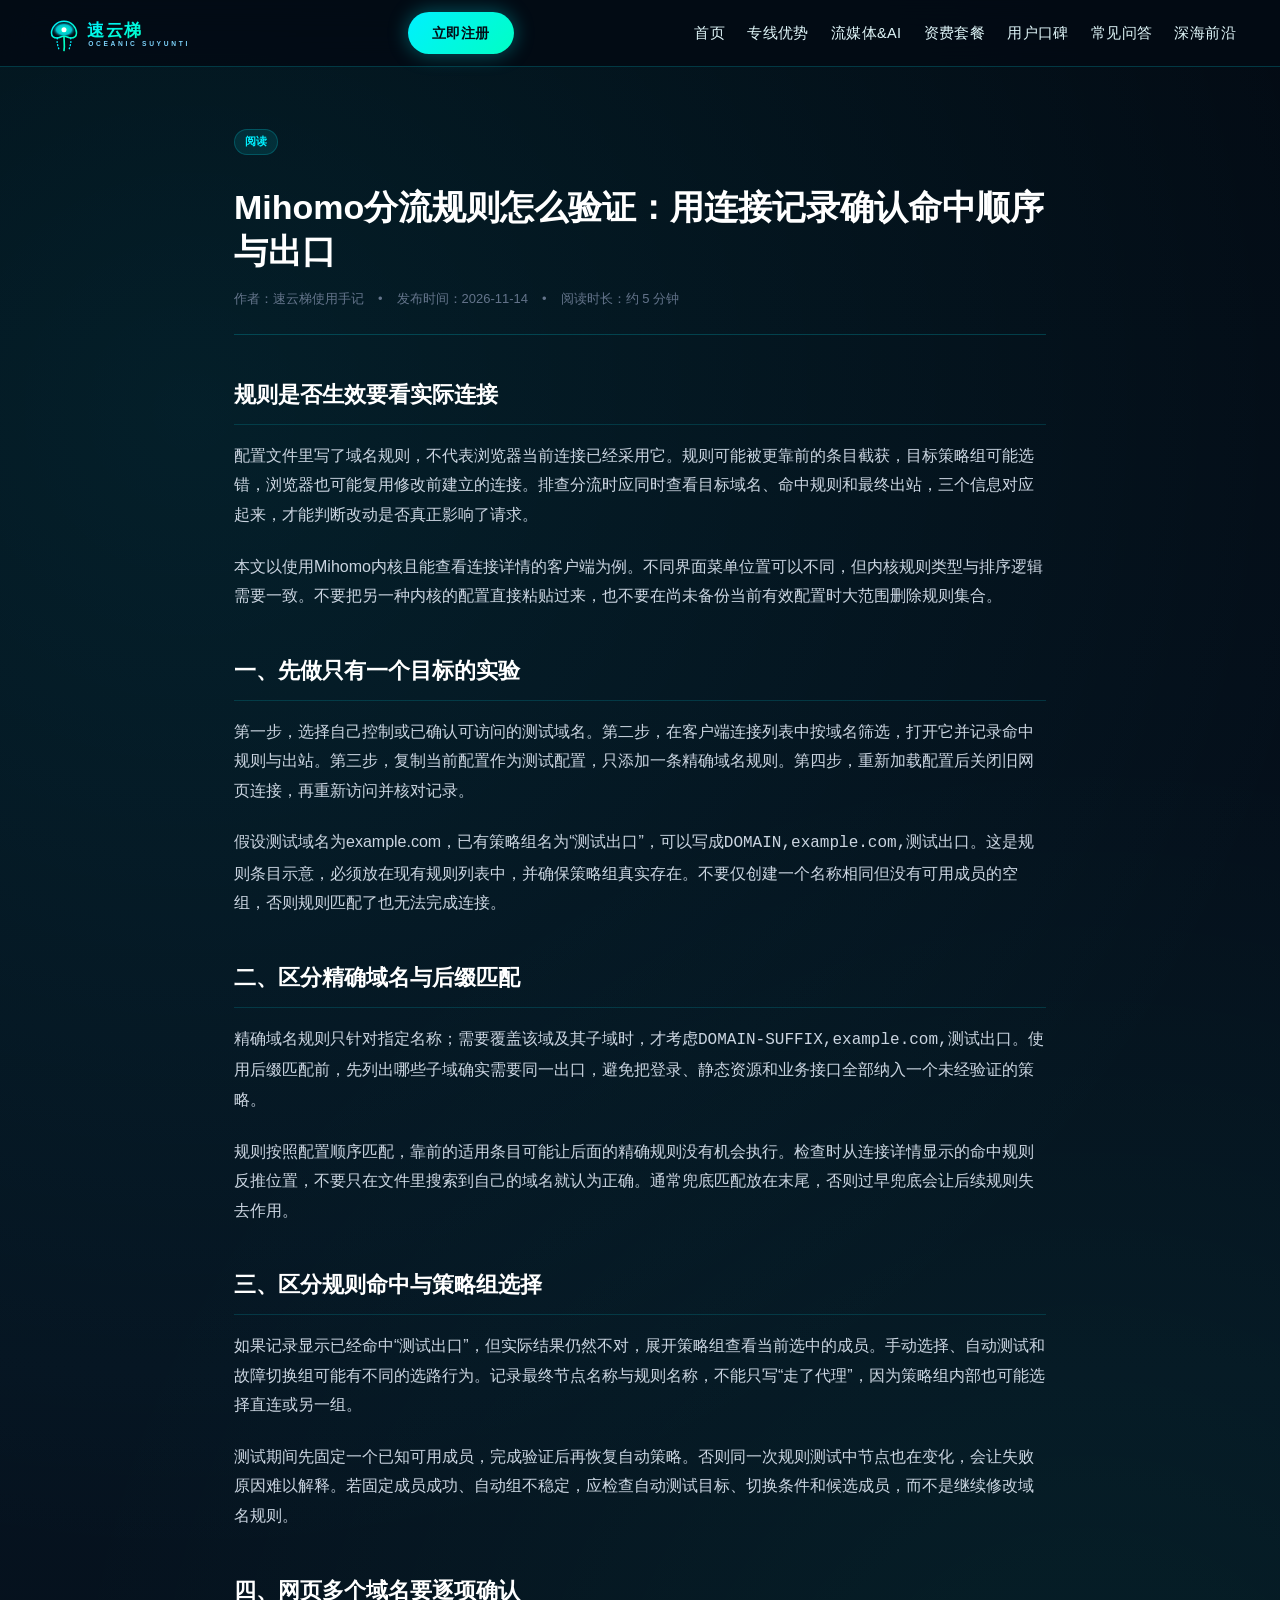
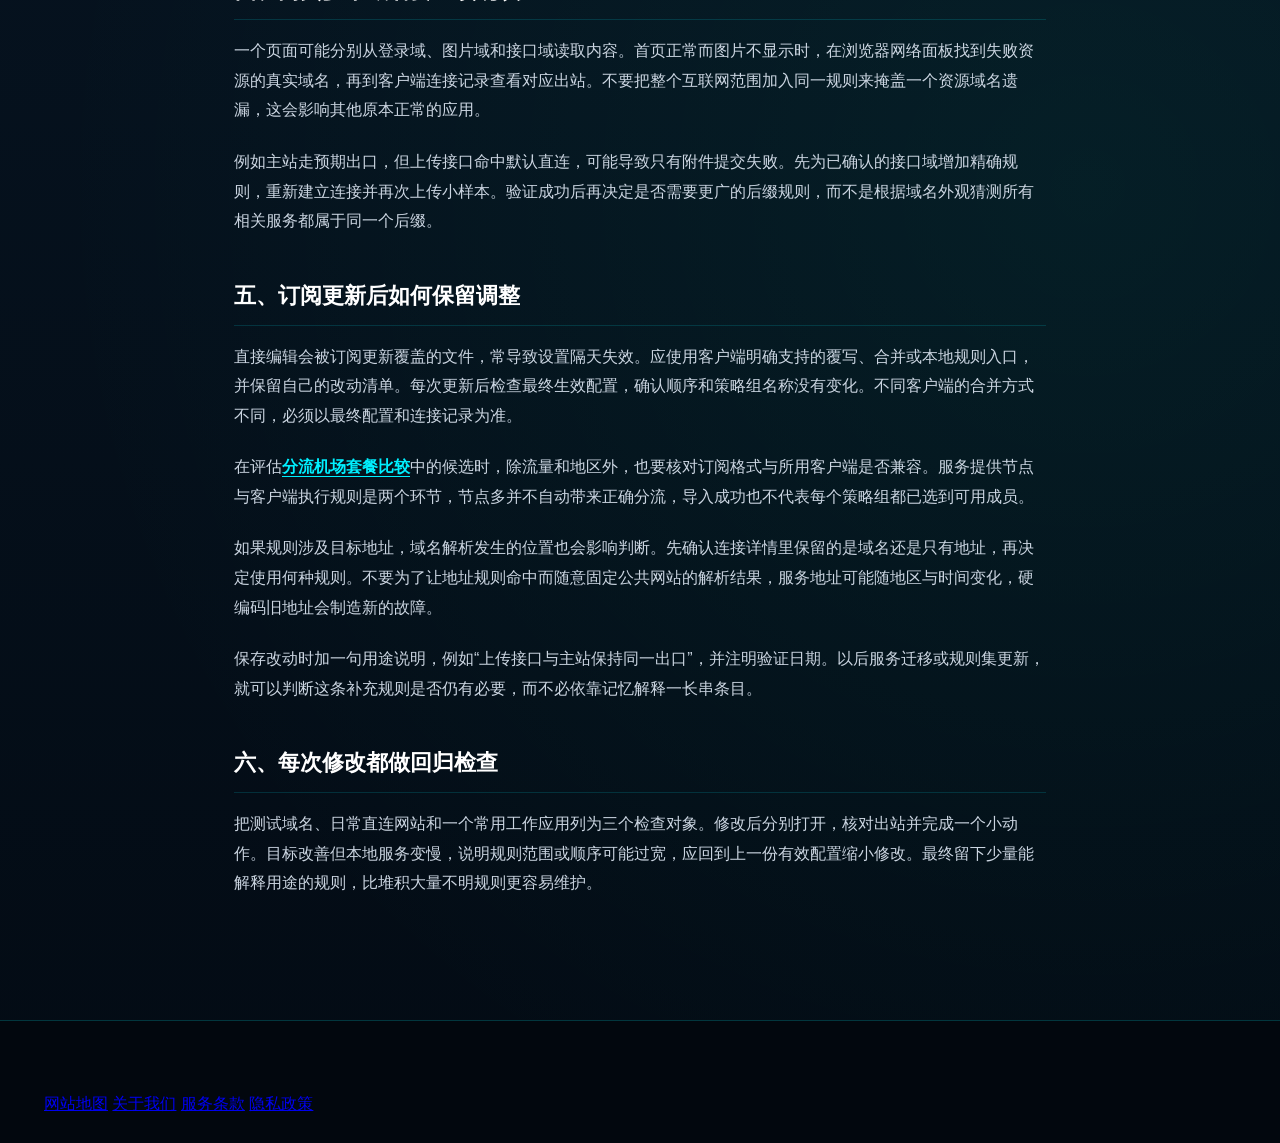
<file: client-proxy-rules-guide.html>
<!DOCTYPE html>

<html lang="zh-CN">
<head>
<meta charset="utf-8"/>
<meta content="width=device-width, initial-scale=1.0" name="viewport"/>
<title>Mihomo分流规则怎么验证：用连接记录确认命中顺序与出口</title>
<meta content="Mihomo分流规则怎么验证：用连接记录确认命中顺序与出口，通过分阶段测试和具体操作识别失败原因，给出适用条件与可复核的记录方法。" name="description"/>
<link href="style.css" rel="stylesheet"/>
</head>
<body>
<!-- Masthead -->
<header class="ocean-masthead">
<div class="masthead-inner">
<a aria-label="速云梯官网首页" class="brand-link" href="index.html">
<svg aria-label="速云梯官方Logo" class="ocean-logo-svg" fill="none" role="img" viewbox="0 0 220 48" xmlns="http://www.w3.org/2000/svg">
<defs>
<lineargradient id="oceanPulseGrad" x1="0%" x2="100%" y1="0%" y2="100%">
<stop offset="0%" stop-color="#00f0ff"></stop>
<stop offset="100%" stop-color="#00ffc4"></stop>
</lineargradient>
<radialgradient cx="50%" cy="50%" id="jellyCore" r="50%">
<stop offset="0%" stop-color="#00ffc4"></stop>
<stop offset="60%" stop-color="#00f0ff" stop-opacity="0.8"></stop>
<stop offset="100%" stop-color="#030b14" stop-opacity="0"></stop>
</radialgradient>
</defs>
<path d="M24 10C15 10 9 17 9 24C9 28 12 30 16 30C19 30 20 28 24 28C28 28 29 30 32 30C36 30 39 28 39 24C39 17 33 10 24 10Z" fill="url(#jellyCore)"></path>
<path d="M24 10C15 10 9 17 9 24C9 28 12 30 16 30C19 30 20 28 24 28C28 28 29 30 32 30C36 30 39 28 39 24C39 17 33 10 24 10Z" stroke="url(#oceanPulseGrad)" stroke-width="1.8"></path>
<path d="M16 30C15 36 17 40 18 44" stroke="#00f0ff" stroke-dasharray="1 3" stroke-linecap="round" stroke-width="1.6"></path>
<path d="M24 28C24 35 25 39 24 45" stroke="#00ffc4" stroke-linecap="round" stroke-width="2"></path>
<path d="M32 30C33 36 31 40 30 44" stroke="#00f0ff" stroke-dasharray="1 3" stroke-linecap="round" stroke-width="1.6"></path>
<circle cx="24" cy="20" fill="#ffffff" r="3"></circle>
<text fill="url(#oceanPulseGrad)" font-family="-apple-system, BlinkMacSystemFont, 'PingFang SC', sans-serif" font-size="21" font-weight="900" letter-spacing="1.5" x="52" y="28">速云梯</text>
<text fill="#7dd3fc" font-family="-apple-system, BlinkMacSystemFont, 'Segoe UI', sans-serif" font-size="8" font-weight="700" letter-spacing="3.2" x="53" y="40">OCEANIC SUYUNTI</text>
</svg>
</a>
<div class="header-action">
<a class="btn-ocean-primary" href="https://ww012.twilightaff.com/#/?code=A56DH1Af" rel="nofollow" target="_blank">立即注册</a>
<button aria-label="切换导航菜单" class="mobile-menu-btn" id="mobileMenuBtn" type="button">
<span class="bar"></span>
<span class="bar"></span>
<span class="bar"></span>
</button>
</div>
<nav class="ocean-nav-menu" id="navMenu">
<a href="index.html">首页</a>
<a href="index.html#advantages">专线优势</a>
<a href="index.html#streaming">流媒体&amp;AI</a>
<a href="index.html#pricing">资费套餐</a>
<a href="index.html#reviews">用户口碑</a>
<a href="index.html#faq">常见问答</a>
<a href="pulse.html">深海前沿</a>
</nav>
</div>
<!-- Mobile Navigation Drawer -->
<div class="mobile-nav-drawer" id="mobileDrawer">
<a class="drawer-link" href="index.html">首页</a>
<a class="drawer-link" href="index.html#advantages">专线优势</a>
<a class="drawer-link" href="index.html#streaming">流媒体&amp;AI</a>
<a class="drawer-link" href="index.html#pricing">资费套餐</a>
<a class="drawer-link" href="index.html#reviews">用户口碑</a>
<a class="drawer-link" href="index.html#faq">常见问答</a>
<a class="drawer-link drawer-hub-link" href="pulse.html">深海前沿 →</a>
<div class="drawer-cta-wrap">
<a class="btn-ocean-primary" href="https://ww012.twilightaff.com/#/?code=A56DH1Af" rel="nofollow" target="_blank">立即开通专属加速</a>
</div>
</div>
</header>
<main class="article-detail-wrap">
<header class="article-header">
<span class="article-badge">阅读</span>
<h1>Mihomo分流规则怎么验证：用连接记录确认命中顺序与出口</h1>
<div class="article-meta-row">
<span>作者：速云梯使用手记</span> <span>•</span> <span>发布时间：2026-11-14</span> <span>•</span> <span>阅读时长：约 5 分钟</span>
</div>
</header>
<div class="content-body"><div data-swc-article-body="2026-11-16"><h2>规则是否生效要看实际连接</h2>
<p>配置文件里写了域名规则，不代表浏览器当前连接已经采用它。规则可能被更靠前的条目截获，目标策略组可能选错，浏览器也可能复用修改前建立的连接。排查分流时应同时查看目标域名、命中规则和最终出站，三个信息对应起来，才能判断改动是否真正影响了请求。</p>
<p>本文以使用Mihomo内核且能查看连接详情的客户端为例。不同界面菜单位置可以不同，但内核规则类型与排序逻辑需要一致。不要把另一种内核的配置直接粘贴过来，也不要在尚未备份当前有效配置时大范围删除规则集合。</p>
<h2>一、先做只有一个目标的实验</h2>
<p>第一步，选择自己控制或已确认可访问的测试域名。第二步，在客户端连接列表中按域名筛选，打开它并记录命中规则与出站。第三步，复制当前配置作为测试配置，只添加一条精确域名规则。第四步，重新加载配置后关闭旧网页连接，再重新访问并核对记录。</p>
<p>假设测试域名为example.com，已有策略组名为“测试出口”，可以写成<code>DOMAIN,example.com,测试出口</code>。这是规则条目示意，必须放在现有规则列表中，并确保策略组真实存在。不要仅创建一个名称相同但没有可用成员的空组，否则规则匹配了也无法完成连接。</p>
<h2>二、区分精确域名与后缀匹配</h2>
<p>精确域名规则只针对指定名称；需要覆盖该域及其子域时，才考虑<code>DOMAIN-SUFFIX,example.com,测试出口</code>。使用后缀匹配前，先列出哪些子域确实需要同一出口，避免把登录、静态资源和业务接口全部纳入一个未经验证的策略。</p>
<p>规则按照配置顺序匹配，靠前的适用条目可能让后面的精确规则没有机会执行。检查时从连接详情显示的命中规则反推位置，不要只在文件里搜索到自己的域名就认为正确。通常兜底匹配放在末尾，否则过早兜底会让后续规则失去作用。</p>
<h2>三、区分规则命中与策略组选择</h2>
<p>如果记录显示已经命中“测试出口”，但实际结果仍然不对，展开策略组查看当前选中的成员。手动选择、自动测试和故障切换组可能有不同的选路行为。记录最终节点名称与规则名称，不能只写“走了代理”，因为策略组内部也可能选择直连或另一组。</p>
<p>测试期间先固定一个已知可用成员，完成验证后再恢复自动策略。否则同一次规则测试中节点也在变化，会让失败原因难以解释。若固定成员成功、自动组不稳定，应检查自动测试目标、切换条件和候选成员，而不是继续修改域名规则。</p>
<h2>四、网页多个域名要逐项确认</h2>
<p>一个页面可能分别从登录域、图片域和接口域读取内容。首页正常而图片不显示时，在浏览器网络面板找到失败资源的真实域名，再到客户端连接记录查看对应出站。不要把整个互联网范围加入同一规则来掩盖一个资源域名遗漏，这会影响其他原本正常的应用。</p>
<p>例如主站走预期出口，但上传接口命中默认直连，可能导致只有附件提交失败。先为已确认的接口域增加精确规则，重新建立连接并再次上传小样本。验证成功后再决定是否需要更广的后缀规则，而不是根据域名外观猜测所有相关服务都属于同一个后缀。</p>
<h2>五、订阅更新后如何保留调整</h2>
<p>直接编辑会被订阅更新覆盖的文件，常导致设置隔天失效。应使用客户端明确支持的覆写、合并或本地规则入口，并保留自己的改动清单。每次更新后检查最终生效配置，确认顺序和策略组名称没有变化。不同客户端的合并方式不同，必须以最终配置和连接记录为准。</p>
<p>在评估<a href="https://dajichang.mom/">分流机场套餐比较</a>中的候选时，除流量和地区外，也要核对订阅格式与所用客户端是否兼容。服务提供节点与客户端执行规则是两个环节，节点多并不自动带来正确分流，导入成功也不代表每个策略组都已选到可用成员。</p>
<p>如果规则涉及目标地址，域名解析发生的位置也会影响判断。先确认连接详情里保留的是域名还是只有地址，再决定使用何种规则。不要为了让地址规则命中而随意固定公共网站的解析结果，服务地址可能随地区与时间变化，硬编码旧地址会制造新的故障。</p>
<p>保存改动时加一句用途说明，例如“上传接口与主站保持同一出口”，并注明验证日期。以后服务迁移或规则集更新，就可以判断这条补充规则是否仍有必要，而不必依靠记忆解释一长串条目。</p>
<h2>六、每次修改都做回归检查</h2>
<p>把测试域名、日常直连网站和一个常用工作应用列为三个检查对象。修改后分别打开，核对出站并完成一个小动作。目标改善但本地服务变慢，说明规则范围或顺序可能过宽，应回到上一份有效配置缩小修改。最终留下少量能解释用途的规则，比堆积大量不明规则更容易维护。</p></div></div>
</main>
<!-- Footer -->
<footer class="solar-footer">
<div class="container">
<nav class="footer-nav">
<a href="sitemap.html">网站地图</a>
<a href="about.html">关于我们</a>
<a href="terms.html">服务条款</a>
<a href="privacy.html">隐私政策</a>
</nav>
</div>
</footer>
</body>
</html>
</file>
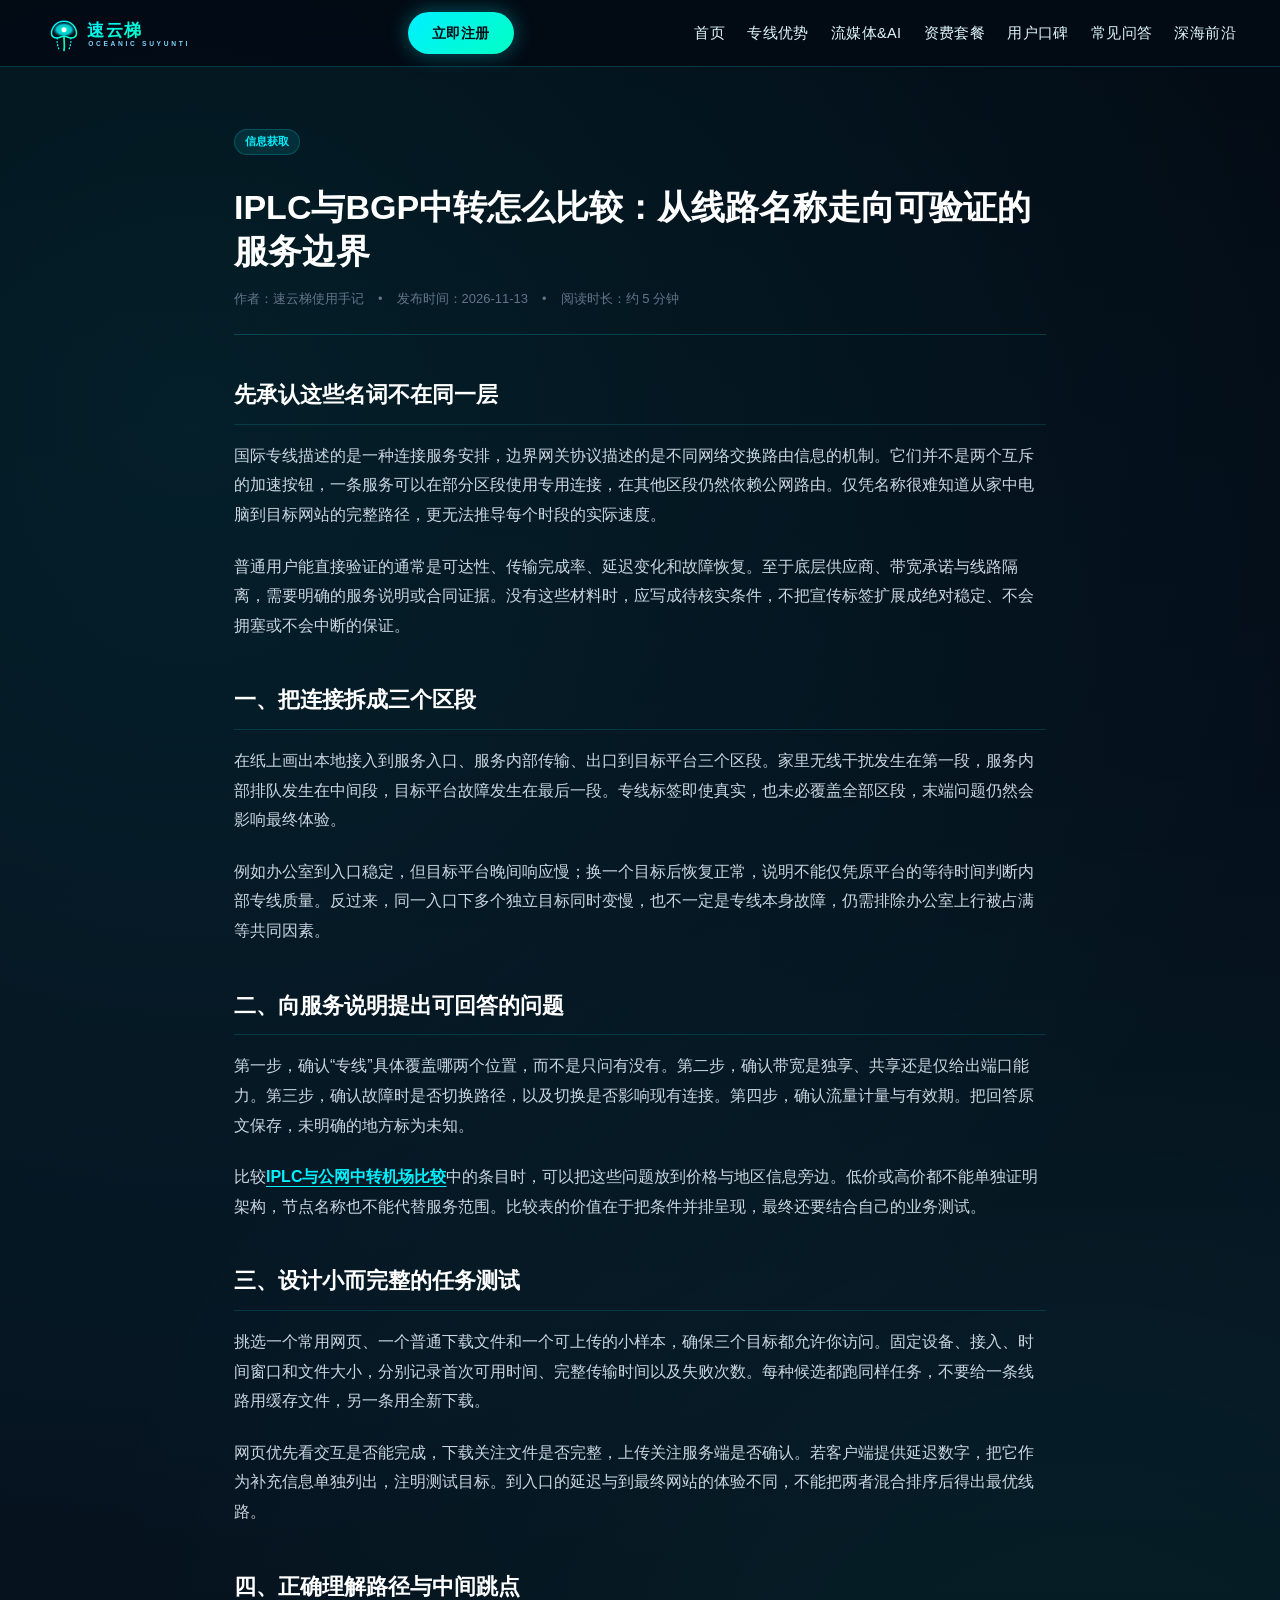
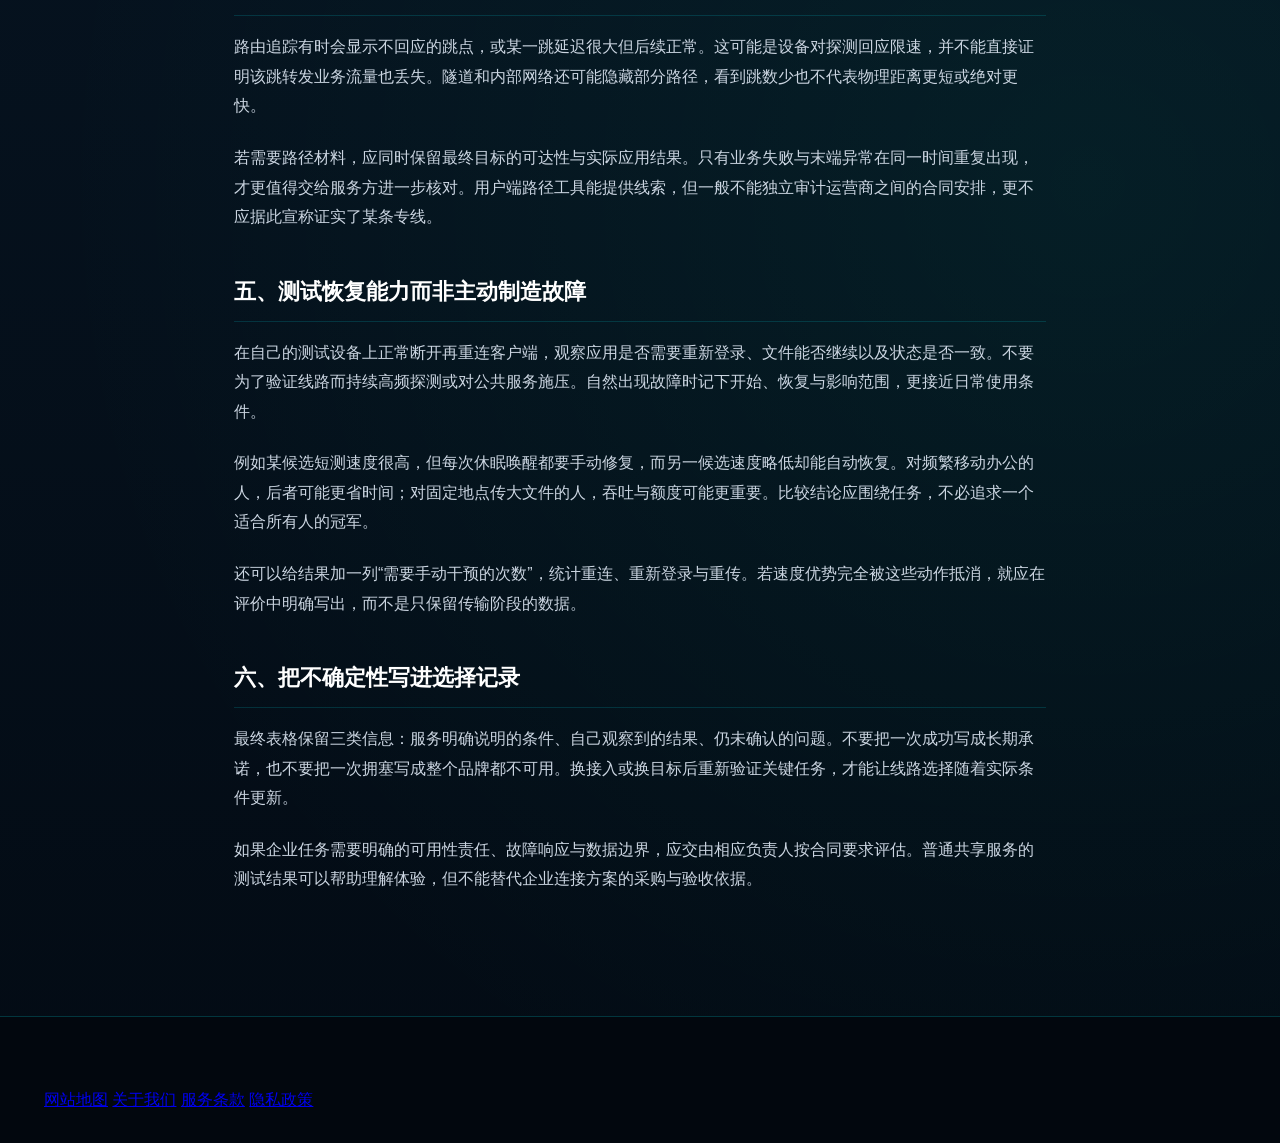
<file: iplc-bgp-transit-explained.html>
<!DOCTYPE html>

<html lang="zh-CN">
<head>
<meta charset="utf-8"/>
<meta content="width=device-width, initial-scale=1.0" name="viewport"/>
<title>IPLC与BGP中转怎么比较：从线路名称走向可验证的服务边界</title>
<meta content="IPLC与BGP中转怎么比较：从线路名称走向可验证的服务边界，通过分阶段测试和具体操作识别失败原因，给出适用条件与可复核的记录方法。" name="description"/>
<link href="style.css" rel="stylesheet"/>
</head>
<body>
<!-- Masthead -->
<header class="ocean-masthead">
<div class="masthead-inner">
<a aria-label="速云梯官网首页" class="brand-link" href="index.html">
<svg aria-label="速云梯官方Logo" class="ocean-logo-svg" fill="none" role="img" viewbox="0 0 220 48" xmlns="http://www.w3.org/2000/svg">
<defs>
<lineargradient id="oceanPulseGrad" x1="0%" x2="100%" y1="0%" y2="100%">
<stop offset="0%" stop-color="#00f0ff"></stop>
<stop offset="100%" stop-color="#00ffc4"></stop>
</lineargradient>
<radialgradient cx="50%" cy="50%" id="jellyCore" r="50%">
<stop offset="0%" stop-color="#00ffc4"></stop>
<stop offset="60%" stop-color="#00f0ff" stop-opacity="0.8"></stop>
<stop offset="100%" stop-color="#030b14" stop-opacity="0"></stop>
</radialgradient>
</defs>
<path d="M24 10C15 10 9 17 9 24C9 28 12 30 16 30C19 30 20 28 24 28C28 28 29 30 32 30C36 30 39 28 39 24C39 17 33 10 24 10Z" fill="url(#jellyCore)"></path>
<path d="M24 10C15 10 9 17 9 24C9 28 12 30 16 30C19 30 20 28 24 28C28 28 29 30 32 30C36 30 39 28 39 24C39 17 33 10 24 10Z" stroke="url(#oceanPulseGrad)" stroke-width="1.8"></path>
<path d="M16 30C15 36 17 40 18 44" stroke="#00f0ff" stroke-dasharray="1 3" stroke-linecap="round" stroke-width="1.6"></path>
<path d="M24 28C24 35 25 39 24 45" stroke="#00ffc4" stroke-linecap="round" stroke-width="2"></path>
<path d="M32 30C33 36 31 40 30 44" stroke="#00f0ff" stroke-dasharray="1 3" stroke-linecap="round" stroke-width="1.6"></path>
<circle cx="24" cy="20" fill="#ffffff" r="3"></circle>
<text fill="url(#oceanPulseGrad)" font-family="-apple-system, BlinkMacSystemFont, 'PingFang SC', sans-serif" font-size="21" font-weight="900" letter-spacing="1.5" x="52" y="28">速云梯</text>
<text fill="#7dd3fc" font-family="-apple-system, BlinkMacSystemFont, 'Segoe UI', sans-serif" font-size="8" font-weight="700" letter-spacing="3.2" x="53" y="40">OCEANIC SUYUNTI</text>
</svg>
</a>
<div class="header-action">
<a class="btn-ocean-primary" href="https://ww012.twilightaff.com/#/?code=A56DH1Af" rel="nofollow" target="_blank">立即注册</a>
<button aria-label="切换导航菜单" class="mobile-menu-btn" id="mobileMenuBtn" type="button">
<span class="bar"></span>
<span class="bar"></span>
<span class="bar"></span>
</button>
</div>
<nav class="ocean-nav-menu" id="navMenu">
<a href="index.html">首页</a>
<a href="index.html#advantages">专线优势</a>
<a href="index.html#streaming">流媒体&amp;AI</a>
<a href="index.html#pricing">资费套餐</a>
<a href="index.html#reviews">用户口碑</a>
<a href="index.html#faq">常见问答</a>
<a href="pulse.html">深海前沿</a>
</nav>
</div>
<!-- Mobile Navigation Drawer -->
<div class="mobile-nav-drawer" id="mobileDrawer">
<a class="drawer-link" href="index.html">首页</a>
<a class="drawer-link" href="index.html#advantages">专线优势</a>
<a class="drawer-link" href="index.html#streaming">流媒体&amp;AI</a>
<a class="drawer-link" href="index.html#pricing">资费套餐</a>
<a class="drawer-link" href="index.html#reviews">用户口碑</a>
<a class="drawer-link" href="index.html#faq">常见问答</a>
<a class="drawer-link drawer-hub-link" href="pulse.html">深海前沿 →</a>
<div class="drawer-cta-wrap">
<a class="btn-ocean-primary" href="https://ww012.twilightaff.com/#/?code=A56DH1Af" rel="nofollow" target="_blank">立即开通专属加速</a>
</div>
</div>
</header>
<main class="article-detail-wrap">
<header class="article-header">
<span class="article-badge">信息获取</span>
<h1>IPLC与BGP中转怎么比较：从线路名称走向可验证的服务边界</h1>
<div class="article-meta-row">
<span>作者：速云梯使用手记</span> <span>•</span> <span>发布时间：2026-11-13</span> <span>•</span> <span>阅读时长：约 5 分钟</span>
</div>
</header>
<div class="content-body"><div data-swc-article-body="2026-11-16"><h2>先承认这些名词不在同一层</h2>
<p>国际专线描述的是一种连接服务安排，边界网关协议描述的是不同网络交换路由信息的机制。它们并不是两个互斥的加速按钮，一条服务可以在部分区段使用专用连接，在其他区段仍然依赖公网路由。仅凭名称很难知道从家中电脑到目标网站的完整路径，更无法推导每个时段的实际速度。</p>
<p>普通用户能直接验证的通常是可达性、传输完成率、延迟变化和故障恢复。至于底层供应商、带宽承诺与线路隔离，需要明确的服务说明或合同证据。没有这些材料时，应写成待核实条件，不把宣传标签扩展成绝对稳定、不会拥塞或不会中断的保证。</p>
<h2>一、把连接拆成三个区段</h2>
<p>在纸上画出本地接入到服务入口、服务内部传输、出口到目标平台三个区段。家里无线干扰发生在第一段，服务内部排队发生在中间段，目标平台故障发生在最后一段。专线标签即使真实，也未必覆盖全部区段，末端问题仍然会影响最终体验。</p>
<p>例如办公室到入口稳定，但目标平台晚间响应慢；换一个目标后恢复正常，说明不能仅凭原平台的等待时间判断内部专线质量。反过来，同一入口下多个独立目标同时变慢，也不一定是专线本身故障，仍需排除办公室上行被占满等共同因素。</p>
<h2>二、向服务说明提出可回答的问题</h2>
<p>第一步，确认“专线”具体覆盖哪两个位置，而不是只问有没有。第二步，确认带宽是独享、共享还是仅给出端口能力。第三步，确认故障时是否切换路径，以及切换是否影响现有连接。第四步，确认流量计量与有效期。把回答原文保存，未明确的地方标为未知。</p>
<p>比较<a href="https://dajichang.mom/">IPLC与公网中转机场比较</a>中的条目时，可以把这些问题放到价格与地区信息旁边。低价或高价都不能单独证明架构，节点名称也不能代替服务范围。比较表的价值在于把条件并排呈现，最终还要结合自己的业务测试。</p>
<h2>三、设计小而完整的任务测试</h2>
<p>挑选一个常用网页、一个普通下载文件和一个可上传的小样本，确保三个目标都允许你访问。固定设备、接入、时间窗口和文件大小，分别记录首次可用时间、完整传输时间以及失败次数。每种候选都跑同样任务，不要给一条线路用缓存文件，另一条用全新下载。</p>
<p>网页优先看交互是否能完成，下载关注文件是否完整，上传关注服务端是否确认。若客户端提供延迟数字，把它作为补充信息单独列出，注明测试目标。到入口的延迟与到最终网站的体验不同，不能把两者混合排序后得出最优线路。</p>
<h2>四、正确理解路径与中间跳点</h2>
<p>路由追踪有时会显示不回应的跳点，或某一跳延迟很大但后续正常。这可能是设备对探测回应限速，并不能直接证明该跳转发业务流量也丢失。隧道和内部网络还可能隐藏部分路径，看到跳数少也不代表物理距离更短或绝对更快。</p>
<p>若需要路径材料，应同时保留最终目标的可达性与实际应用结果。只有业务失败与末端异常在同一时间重复出现，才更值得交给服务方进一步核对。用户端路径工具能提供线索，但一般不能独立审计运营商之间的合同安排，更不应据此宣称证实了某条专线。</p>
<h2>五、测试恢复能力而非主动制造故障</h2>
<p>在自己的测试设备上正常断开再重连客户端，观察应用是否需要重新登录、文件能否继续以及状态是否一致。不要为了验证线路而持续高频探测或对公共服务施压。自然出现故障时记下开始、恢复与影响范围，更接近日常使用条件。</p>
<p>例如某候选短测速度很高，但每次休眠唤醒都要手动修复，而另一候选速度略低却能自动恢复。对频繁移动办公的人，后者可能更省时间；对固定地点传大文件的人，吞吐与额度可能更重要。比较结论应围绕任务，不必追求一个适合所有人的冠军。</p>
<p>还可以给结果加一列“需要手动干预的次数”，统计重连、重新登录与重传。若速度优势完全被这些动作抵消，就应在评价中明确写出，而不是只保留传输阶段的数据。</p>
<h2>六、把不确定性写进选择记录</h2>
<p>最终表格保留三类信息：服务明确说明的条件、自己观察到的结果、仍未确认的问题。不要把一次成功写成长期承诺，也不要把一次拥塞写成整个品牌都不可用。换接入或换目标后重新验证关键任务，才能让线路选择随着实际条件更新。</p>
<p>如果企业任务需要明确的可用性责任、故障响应与数据边界，应交由相应负责人按合同要求评估。普通共享服务的测试结果可以帮助理解体验，但不能替代企业连接方案的采购与验收依据。</p></div></div>
</main>
<!-- Footer -->
<footer class="solar-footer">
<div class="container">
<nav class="footer-nav">
<a href="sitemap.html">网站地图</a>
<a href="about.html">关于我们</a>
<a href="terms.html">服务条款</a>
<a href="privacy.html">隐私政策</a>
</nav>
</div>
</footer>
</body>
</html>
</file>
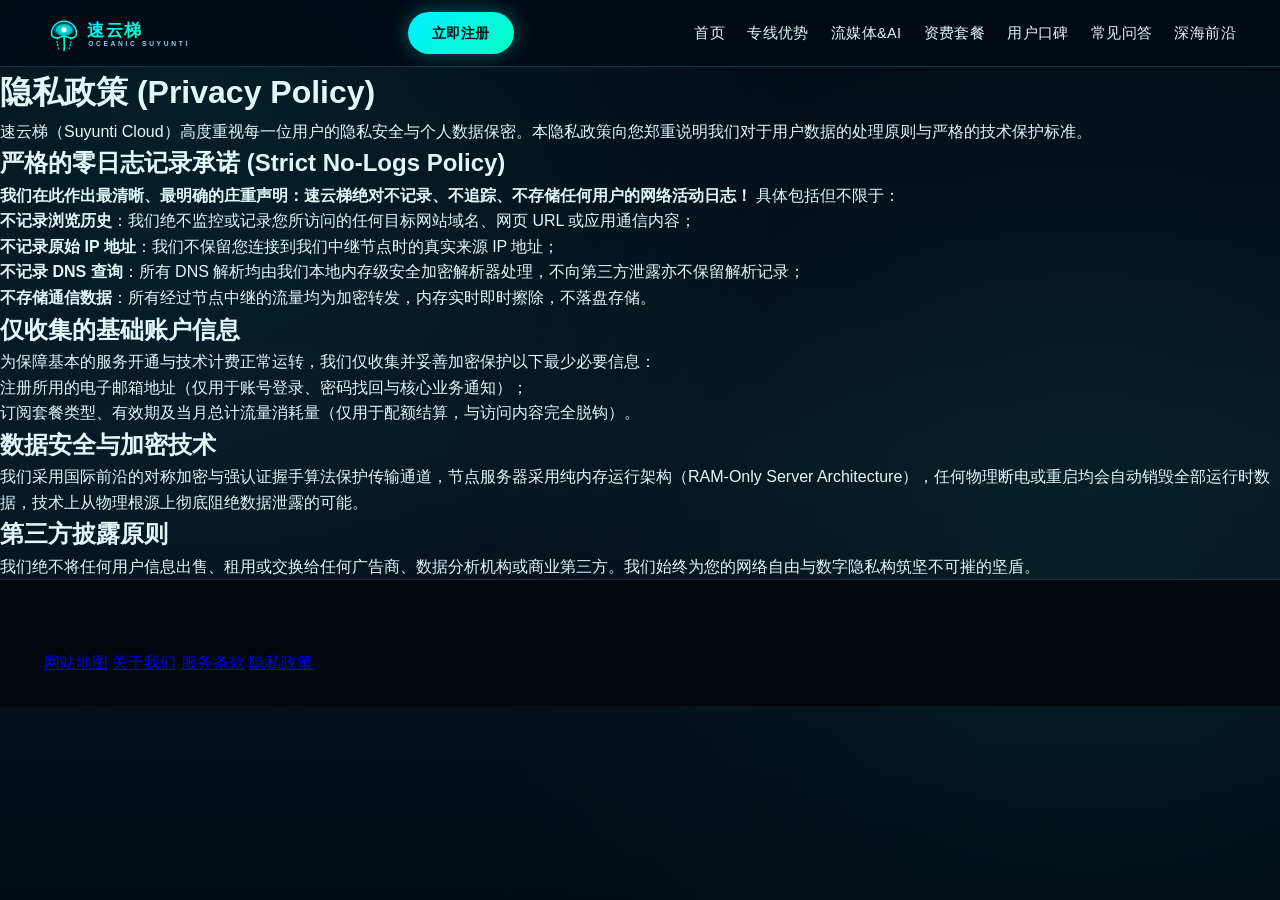
<file: privacy.html>
<!DOCTYPE html>
<html lang="zh-CN">
<head>
  <meta charset="UTF-8">
  <meta name="viewport" content="width=device-width, initial-scale=1.0">
  <title>隐私政策 - 速云梯</title>
  <link rel="stylesheet" href="style.css">
</head>
<body>
    <!-- Masthead -->
  <header class="ocean-masthead">
    <div class="masthead-inner">
      <a href="index.html" class="brand-link" aria-label="速云梯官网首页">
        <svg class="ocean-logo-svg" viewBox="0 0 220 48" fill="none" xmlns="http://www.w3.org/2000/svg" role="img" aria-label="速云梯官方Logo">
          <defs>
            <linearGradient id="oceanPulseGrad" x1="0%" y1="0%" x2="100%" y2="100%">
              <stop offset="0%" stop-color="#00f0ff"/>
              <stop offset="100%" stop-color="#00ffc4"/>
            </linearGradient>
            <radialGradient id="jellyCore" cx="50%" cy="50%" r="50%">
              <stop offset="0%" stop-color="#00ffc4"/>
              <stop offset="60%" stop-color="#00f0ff" stop-opacity="0.8"/>
              <stop offset="100%" stop-color="#030b14" stop-opacity="0"/>
            </radialGradient>
          </defs>
          <path d="M24 10C15 10 9 17 9 24C9 28 12 30 16 30C19 30 20 28 24 28C28 28 29 30 32 30C36 30 39 28 39 24C39 17 33 10 24 10Z" fill="url(#jellyCore)"/>
          <path d="M24 10C15 10 9 17 9 24C9 28 12 30 16 30C19 30 20 28 24 28C28 28 29 30 32 30C36 30 39 28 39 24C39 17 33 10 24 10Z" stroke="url(#oceanPulseGrad)" stroke-width="1.8"/>
          <path d="M16 30C15 36 17 40 18 44" stroke="#00f0ff" stroke-width="1.6" stroke-linecap="round" stroke-dasharray="1 3"/>
          <path d="M24 28C24 35 25 39 24 45" stroke="#00ffc4" stroke-width="2" stroke-linecap="round"/>
          <path d="M32 30C33 36 31 40 30 44" stroke="#00f0ff" stroke-width="1.6" stroke-linecap="round" stroke-dasharray="1 3"/>
          <circle cx="24" cy="20" r="3" fill="#ffffff"/>
          <text x="52" y="28" font-family="-apple-system, BlinkMacSystemFont, 'PingFang SC', sans-serif" font-weight="900" font-size="21" fill="url(#oceanPulseGrad)" letter-spacing="1.5">速云梯</text>
          <text x="53" y="40" font-family="-apple-system, BlinkMacSystemFont, 'Segoe UI', sans-serif" font-weight="700" font-size="8" fill="#7dd3fc" letter-spacing="3.2">OCEANIC SUYUNTI</text>
        </svg>
      </a>

      <div class="header-action">
        <a href="https://ww012.twilightaff.com/#/?code=A56DH1Af" class="btn-ocean-primary" rel="nofollow" target="_blank">立即注册</a>
        <button class="mobile-menu-btn" id="mobileMenuBtn" aria-label="切换导航菜单" type="button">
          <span class="bar"></span>
          <span class="bar"></span>
          <span class="bar"></span>
        </button>
      </div>

      <nav class="ocean-nav-menu" id="navMenu">
        <a href="index.html">首页</a>
        <a href="index.html#advantages">专线优势</a>
        <a href="index.html#streaming">流媒体&AI</a>
        <a href="index.html#pricing">资费套餐</a>
        <a href="index.html#reviews">用户口碑</a>
        <a href="index.html#faq">常见问答</a>
        <a href="pulse.html">深海前沿</a>
      </nav>
    </div>

    <!-- Mobile Navigation Drawer -->
    <div class="mobile-nav-drawer" id="mobileDrawer">
      <a href="index.html" class="drawer-link">首页</a>
      <a href="index.html#advantages" class="drawer-link">专线优势</a>
      <a href="index.html#streaming" class="drawer-link">流媒体&AI</a>
      <a href="index.html#pricing" class="drawer-link">资费套餐</a>
      <a href="index.html#reviews" class="drawer-link">用户口碑</a>
      <a href="index.html#faq" class="drawer-link">常见问答</a>
      <a href="pulse.html" class="drawer-link drawer-hub-link">深海前沿 &rarr;</a>
      <div class="drawer-cta-wrap">
        <a href="https://ww012.twilightaff.com/#/?code=A56DH1Af" class="btn-ocean-primary" rel="nofollow" target="_blank">立即开通专属加速</a>
      </div>
    </div>
  </header>

  <main class="subpage-container">
    <div class="subpage-card">
      <h1>隐私政策 (Privacy Policy)</h1>
      <p>速云梯（Suyunti Cloud）高度重视每一位用户的隐私安全与个人数据保密。本隐私政策向您郑重说明我们对于用户数据的处理原则与严格的技术保护标准。</p>

      <h2>严格的零日志记录承诺 (Strict No-Logs Policy)</h2>
      <p><strong>我们在此作出最清晰、最明确的庄重声明：速云梯绝对不记录、不追踪、不存储任何用户的网络活动日志！</strong> 具体包括但不限于：</p>
      <ul>
        <li><strong>不记录浏览历史</strong>：我们绝不监控或记录您所访问的任何目标网站域名、网页 URL 或应用通信内容；</li>
        <li><strong>不记录原始 IP 地址</strong>：我们不保留您连接到我们中继节点时的真实来源 IP 地址；</li>
        <li><strong>不记录 DNS 查询</strong>：所有 DNS 解析均由我们本地内存级安全加密解析器处理，不向第三方泄露亦不保留解析记录；</li>
        <li><strong>不存储通信数据</strong>：所有经过节点中继的流量均为加密转发，内存实时即时擦除，不落盘存储。</li>
      </ul>

      <h2>仅收集的基础账户信息</h2>
      <p>为保障基本的服务开通与技术计费正常运转，我们仅收集并妥善加密保护以下最少必要信息：</p>
      <ul>
        <li>注册所用的电子邮箱地址（仅用于账号登录、密码找回与核心业务通知）；</li>
        <li>订阅套餐类型、有效期及当月总计流量消耗量（仅用于配额结算，与访问内容完全脱钩）。</li>
      </ul>

      <h2>数据安全与加密技术</h2>
      <p>我们采用国际前沿的对称加密与强认证握手算法保护传输通道，节点服务器采用纯内存运行架构（RAM-Only Server Architecture），任何物理断电或重启均会自动销毁全部运行时数据，技术上从物理根源上彻底阻绝数据泄露的可能。</p>

      <h2>第三方披露原则</h2>
      <p>我们绝不将任何用户信息出售、租用或交换给任何广告商、数据分析机构或商业第三方。我们始终为您的网络自由与数字隐私构筑坚不可摧的坚盾。</p>
    </div>
  </main>

  <footer class="solar-footer">
    <div class="container">
      <nav class="footer-nav">
        <a href="sitemap.html">网站地图</a>
        <a href="about.html">关于我们</a>
        <a href="terms.html">服务条款</a>
        <a href="privacy.html">隐私政策</a>
      </nav>
    </div>
  </footer>
</body>
</html>
</file>
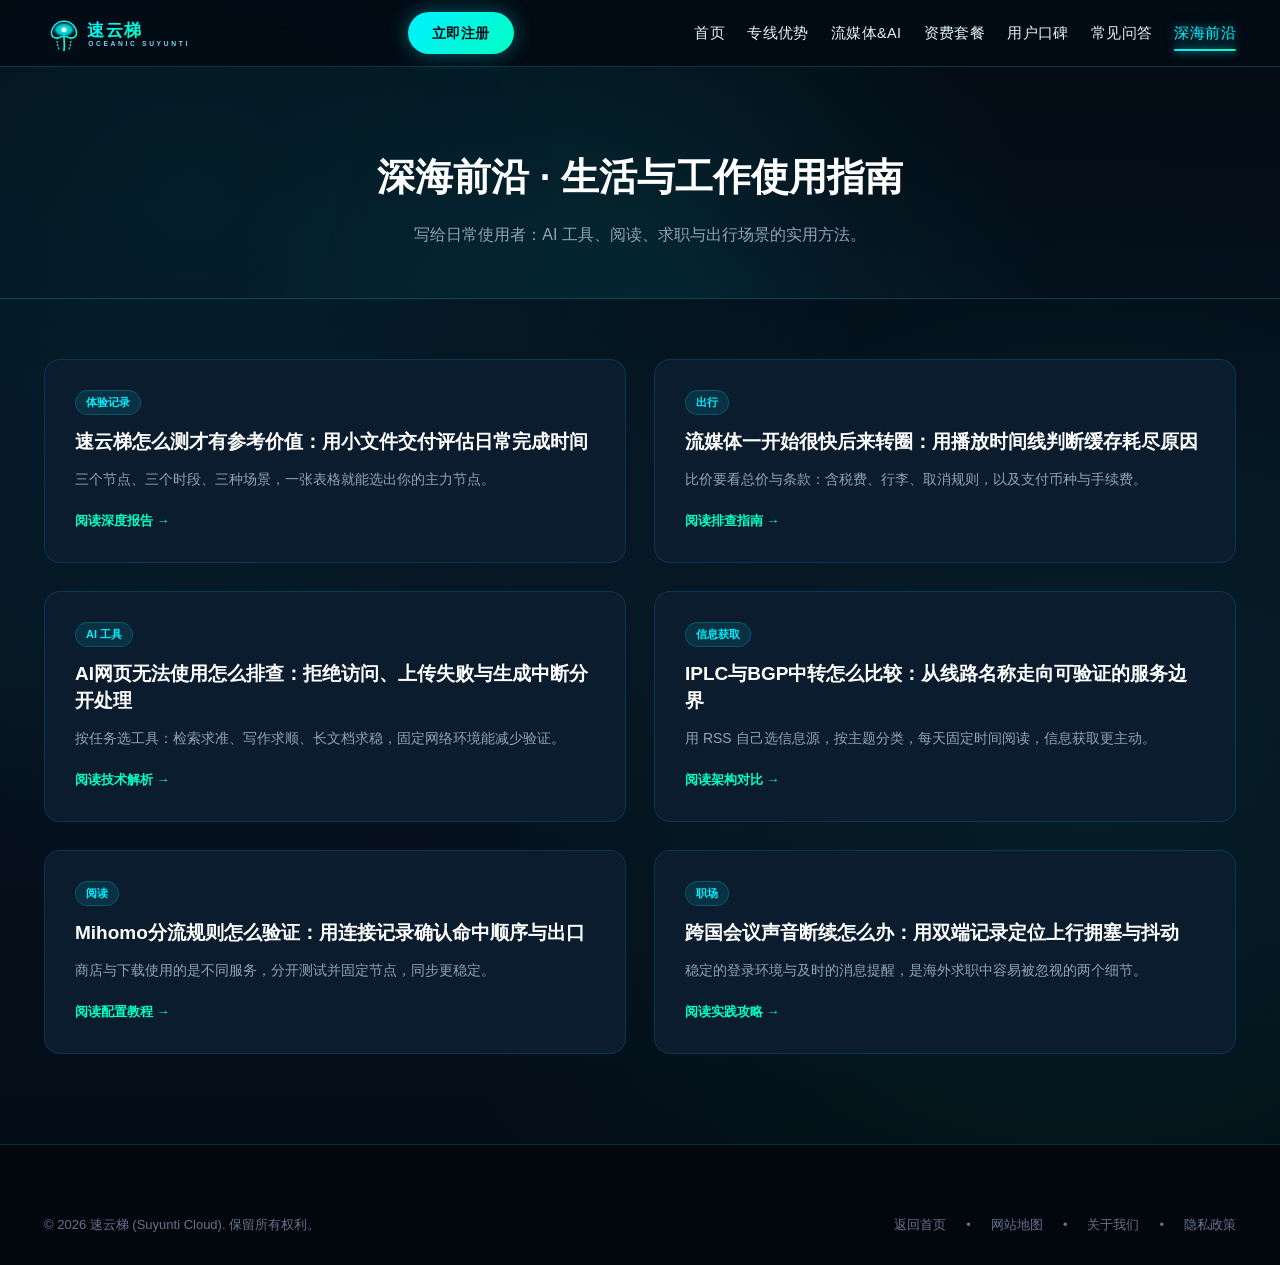
<file: pulse.html>
<!DOCTYPE html>

<html lang="zh-CN">
<head>
<meta charset="utf-8"/>
<meta content="width=device-width, initial-scale=1.0" name="viewport"/>
<title>深海前沿：AI 工具、阅读、求职与出行指南 - 速云梯</title>
<meta content="速云梯深海前沿：AI 助手搭配、电子书同步、RSS 信息流、海外求职习惯、机票酒店比价与节点比较表。" name="description"/>
<link href="style.css" rel="stylesheet"/>
</head>
<body>
<!-- Masthead -->
<header class="ocean-masthead">
<div class="masthead-inner">
<a aria-label="速云梯首页" class="brand-link" href="index.html">
<svg aria-label="速云梯官方Logo" class="ocean-logo-svg" fill="none" role="img" viewbox="0 0 220 48" xmlns="http://www.w3.org/2000/svg">
<defs>
<lineargradient id="oceanPulseGrad" x1="0%" x2="100%" y1="0%" y2="100%">
<stop offset="0%" stop-color="#00f0ff"></stop>
<stop offset="100%" stop-color="#00ffc4"></stop>
</lineargradient>
<radialgradient cx="50%" cy="50%" id="jellyCore" r="50%">
<stop offset="0%" stop-color="#00ffc4"></stop>
<stop offset="60%" stop-color="#00f0ff" stop-opacity="0.8"></stop>
<stop offset="100%" stop-color="#030b14" stop-opacity="0"></stop>
</radialgradient>
</defs>
<path d="M24 10C15 10 9 17 9 24C9 28 12 30 16 30C19 30 20 28 24 28C28 28 29 30 32 30C36 30 39 28 39 24C39 17 33 10 24 10Z" fill="url(#jellyCore)"></path>
<path d="M24 10C15 10 9 17 9 24C9 28 12 30 16 30C19 30 20 28 24 28C28 28 29 30 32 30C36 30 39 28 39 24C39 17 33 10 24 10Z" stroke="url(#oceanPulseGrad)" stroke-width="1.8"></path>
<path d="M16 30C15 36 17 40 18 44" stroke="#00f0ff" stroke-dasharray="1 3" stroke-linecap="round" stroke-width="1.6"></path>
<path d="M24 28C24 35 25 39 24 45" stroke="#00ffc4" stroke-linecap="round" stroke-width="2"></path>
<path d="M32 30C33 36 31 40 30 44" stroke="#00f0ff" stroke-dasharray="1 3" stroke-linecap="round" stroke-width="1.6"></path>
<circle cx="24" cy="20" fill="#ffffff" r="3"></circle>
<text fill="url(#oceanPulseGrad)" font-family="-apple-system, BlinkMacSystemFont, 'PingFang SC', sans-serif" font-size="21" font-weight="900" letter-spacing="1.5" x="52" y="28">速云梯</text>
<text fill="#7dd3fc" font-family="-apple-system, BlinkMacSystemFont, 'Segoe UI', sans-serif" font-size="8" font-weight="700" letter-spacing="3.2" x="53" y="40">OCEANIC SUYUNTI</text>
</svg>
</a>
<div class="header-action">
<a class="btn-ocean-primary" href="https://ww012.twilightaff.com/#/?code=A56DH1Af" rel="nofollow" target="_blank">立即注册</a>
<button aria-label="切换导航菜单" class="mobile-menu-btn" id="mobileMenuBtn" type="button">
<span class="bar"></span>
<span class="bar"></span>
<span class="bar"></span>
</button>
</div>
<nav class="ocean-nav-menu" id="navMenu">
<a href="index.html">首页</a>
<a href="index.html#advantages">专线优势</a>
<a href="index.html#streaming">流媒体&amp;AI</a>
<a href="index.html#pricing">资费套餐</a>
<a href="index.html#reviews">用户口碑</a>
<a href="index.html#faq">常见问答</a>
<a class="active" href="pulse.html">深海前沿</a>
</nav>
</div>
<!-- Mobile Navigation Drawer -->
<div class="mobile-nav-drawer" id="mobileDrawer">
<a class="drawer-link" href="index.html">首页</a>
<a class="drawer-link" href="index.html#advantages">专线优势</a>
<a class="drawer-link" href="index.html#streaming">流媒体&amp;AI</a>
<a class="drawer-link" href="index.html#pricing">资费套餐</a>
<a class="drawer-link" href="index.html#reviews">用户口碑</a>
<a class="drawer-link" href="index.html#faq">常见问答</a>
<a class="drawer-link drawer-hub-link active" href="pulse.html">深海前沿 →</a>
<div class="drawer-cta-wrap">
<a class="btn-ocean-primary" href="https://ww012.twilightaff.com/#/?code=A56DH1Af" rel="nofollow" target="_blank">立即开通专属加速</a>
</div>
</div>
</header>
<main>
<section class="hub-hero">
<div class="container">
<h1>深海前沿 · 生活与工作使用指南</h1>
<p>写给日常使用者：AI 工具、阅读、求职与出行场景的实用方法。</p>
</div>
</section>
<div class="container">
<div class="articles-grid">
<!-- Article 1: Brand Review -->
<article class="article-summary-card">
<span class="article-badge">体验记录</span>
<h2><a href="suyunti-speed-review.html">速云梯怎么测才有参考价值：用小文件交付评估日常完成时间</a></h2>
<p class="article-excerpt">三个节点、三个时段、三种场景，一张表格就能选出你的主力节点。</p>
<a class="article-read-more" href="suyunti-speed-review.html">阅读深度报告 →</a>
</article>
<!-- Article 2 -->
<article class="article-summary-card">
<span class="article-badge">出行</span>
<h2><a href="streaming-buffer-optimization.html">流媒体一开始很快后来转圈：用播放时间线判断缓存耗尽原因</a></h2>
<p class="article-excerpt">比价要看总价与条款：含税费、行李、取消规则，以及支付币种与手续费。</p>
<a class="article-read-more" href="streaming-buffer-optimization.html">阅读排查指南 →</a>
</article>
<!-- Article 3 -->
<article class="article-summary-card">
<span class="article-badge">AI 工具</span>
<h2><a href="ai-workflow-network-setup.html">AI网页无法使用怎么排查：拒绝访问、上传失败与生成中断分开处理</a></h2>
<p class="article-excerpt">按任务选工具：检索求准、写作求顺、长文档求稳，固定网络环境能减少验证。</p>
<a class="article-read-more" href="ai-workflow-network-setup.html">阅读技术解析 →</a>
</article>
<!-- Article 4 -->
<article class="article-summary-card">
<span class="article-badge">信息获取</span>
<h2><a href="iplc-bgp-transit-explained.html">IPLC与BGP中转怎么比较：从线路名称走向可验证的服务边界</a></h2>
<p class="article-excerpt">用 RSS 自己选信息源，按主题分类，每天固定时间阅读，信息获取更主动。</p>
<a class="article-read-more" href="iplc-bgp-transit-explained.html">阅读架构对比 →</a>
</article>
<!-- Article 5 -->
<article class="article-summary-card">
<span class="article-badge">阅读</span>
<h2><a href="client-proxy-rules-guide.html">Mihomo分流规则怎么验证：用连接记录确认命中顺序与出口</a></h2>
<p class="article-excerpt">商店与下载使用的是不同服务，分开测试并固定节点，同步更稳定。</p>
<a class="article-read-more" href="client-proxy-rules-guide.html">阅读配置教程 →</a>
</article>
<!-- Article 6 -->
<article class="article-summary-card">
<span class="article-badge">职场</span>
<h2><a href="remote-work-crossborder-latency.html">跨国会议声音断续怎么办：用双端记录定位上行拥塞与抖动</a></h2>
<p class="article-excerpt">稳定的登录环境与及时的消息提醒，是海外求职中容易被忽视的两个细节。</p>
<a class="article-read-more" href="remote-work-crossborder-latency.html">阅读实践攻略 →</a>
</article>
</div>
</div>
</main>
<!-- Footer -->
<footer class="ocean-footer">
<div class="container">
<div class="footer-bottom-bar" style="border:none; padding-top:0;">
<div>© 2026 速云梯 (Suyunti Cloud). 保留所有权利。</div>
<div class="footer-legal-links">
<a href="index.html">返回首页</a>
<span>•</span>
<a href="sitemap.html">网站地图</a>
<span>•</span>
<a href="about.html">关于我们</a>
<span>•</span>
<a href="privacy.html">隐私政策</a>
</div>
</div>
</div>
</footer>
<script>
  (function(){
    var btn = document.getElementById('mobileMenuBtn');
    var drawer = document.getElementById('mobileDrawer');
    if(btn && drawer){
      btn.addEventListener('click', function(){
        btn.classList.toggle('active');
        drawer.classList.toggle('open');
      });
      drawer.querySelectorAll('a').forEach(function(a){
        a.addEventListener('click', function(){
          btn.classList.remove('active');
          drawer.classList.remove('open');
        });
      });
    }
  })();
  </script>
</body>
</html>
</file>
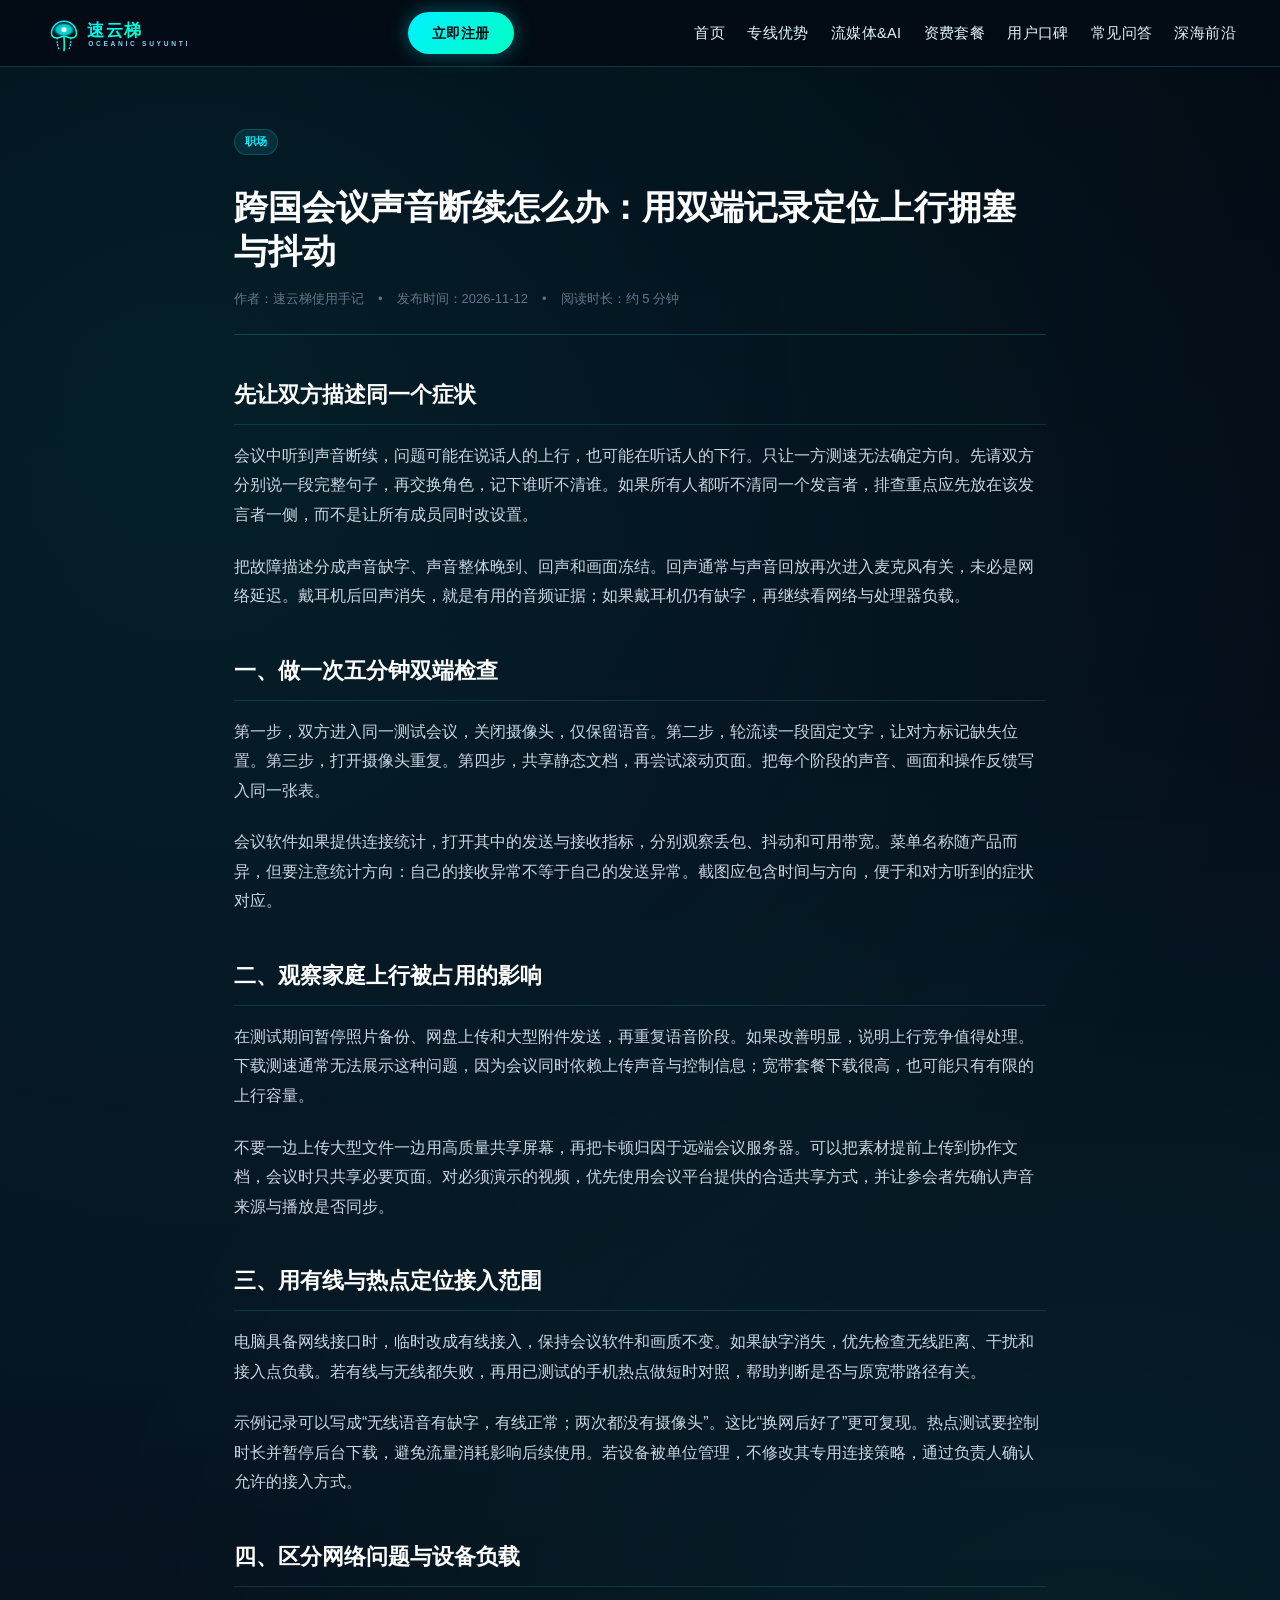
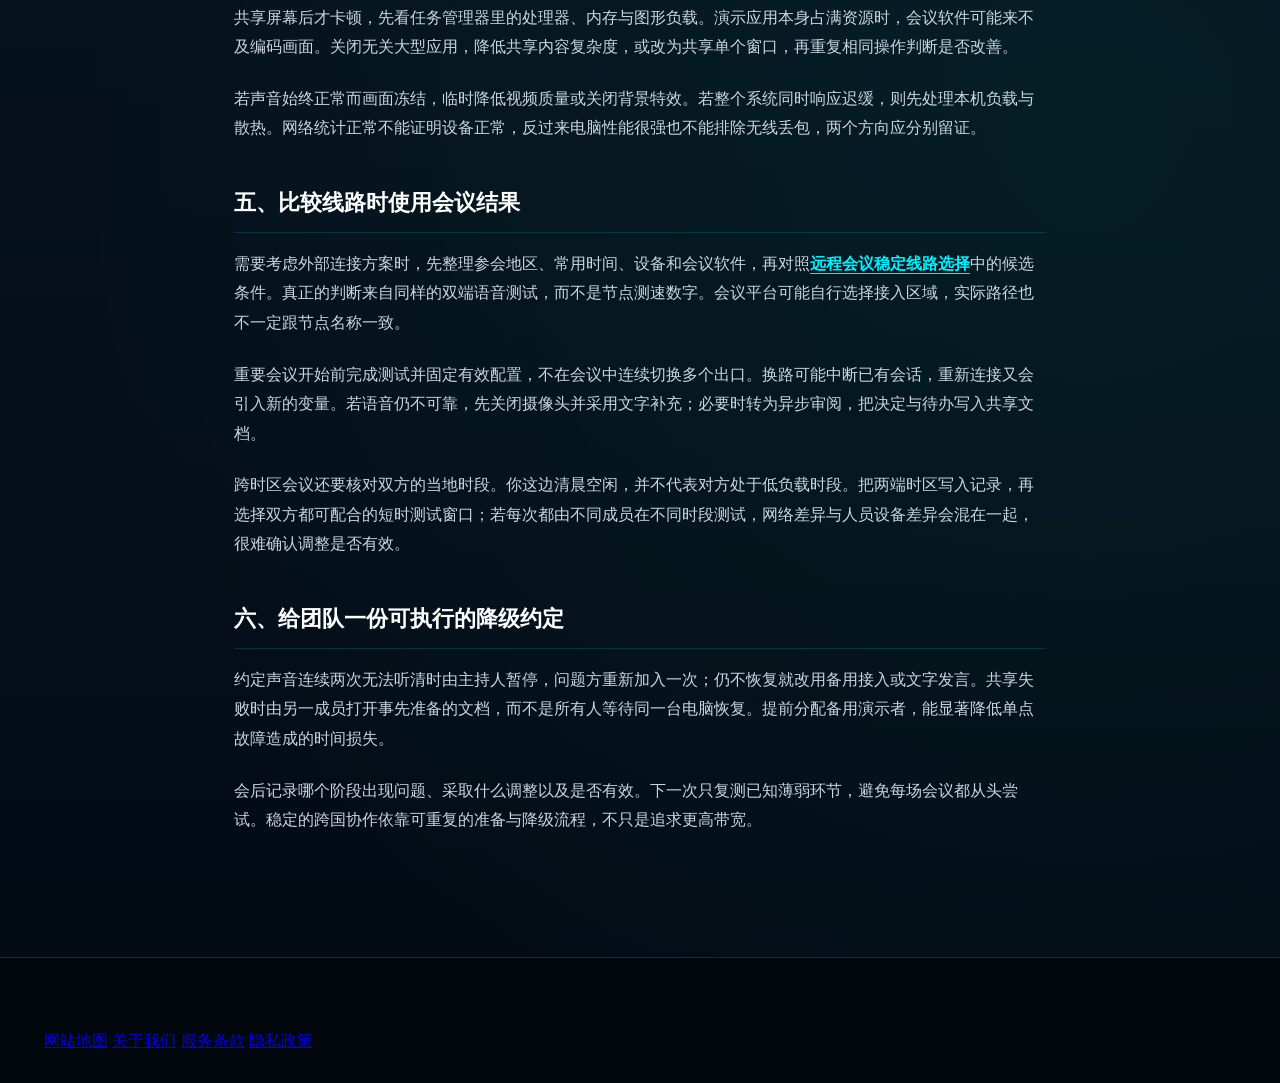
<file: remote-work-crossborder-latency.html>
<!DOCTYPE html>

<html lang="zh-CN">
<head>
<meta charset="utf-8"/>
<meta content="width=device-width, initial-scale=1.0" name="viewport"/>
<title>跨国会议声音断续怎么办：用双端记录定位上行拥塞与抖动</title>
<meta content="跨国会议声音断续怎么办：用双端记录定位上行拥塞与抖动，通过分阶段测试和具体操作识别失败原因，给出适用条件与可复核的记录方法。" name="description"/>
<link href="style.css" rel="stylesheet"/>
</head>
<body>
<!-- Masthead -->
<header class="ocean-masthead">
<div class="masthead-inner">
<a aria-label="速云梯官网首页" class="brand-link" href="index.html">
<svg aria-label="速云梯官方Logo" class="ocean-logo-svg" fill="none" role="img" viewbox="0 0 220 48" xmlns="http://www.w3.org/2000/svg">
<defs>
<lineargradient id="oceanPulseGrad" x1="0%" x2="100%" y1="0%" y2="100%">
<stop offset="0%" stop-color="#00f0ff"></stop>
<stop offset="100%" stop-color="#00ffc4"></stop>
</lineargradient>
<radialgradient cx="50%" cy="50%" id="jellyCore" r="50%">
<stop offset="0%" stop-color="#00ffc4"></stop>
<stop offset="60%" stop-color="#00f0ff" stop-opacity="0.8"></stop>
<stop offset="100%" stop-color="#030b14" stop-opacity="0"></stop>
</radialgradient>
</defs>
<path d="M24 10C15 10 9 17 9 24C9 28 12 30 16 30C19 30 20 28 24 28C28 28 29 30 32 30C36 30 39 28 39 24C39 17 33 10 24 10Z" fill="url(#jellyCore)"></path>
<path d="M24 10C15 10 9 17 9 24C9 28 12 30 16 30C19 30 20 28 24 28C28 28 29 30 32 30C36 30 39 28 39 24C39 17 33 10 24 10Z" stroke="url(#oceanPulseGrad)" stroke-width="1.8"></path>
<path d="M16 30C15 36 17 40 18 44" stroke="#00f0ff" stroke-dasharray="1 3" stroke-linecap="round" stroke-width="1.6"></path>
<path d="M24 28C24 35 25 39 24 45" stroke="#00ffc4" stroke-linecap="round" stroke-width="2"></path>
<path d="M32 30C33 36 31 40 30 44" stroke="#00f0ff" stroke-dasharray="1 3" stroke-linecap="round" stroke-width="1.6"></path>
<circle cx="24" cy="20" fill="#ffffff" r="3"></circle>
<text fill="url(#oceanPulseGrad)" font-family="-apple-system, BlinkMacSystemFont, 'PingFang SC', sans-serif" font-size="21" font-weight="900" letter-spacing="1.5" x="52" y="28">速云梯</text>
<text fill="#7dd3fc" font-family="-apple-system, BlinkMacSystemFont, 'Segoe UI', sans-serif" font-size="8" font-weight="700" letter-spacing="3.2" x="53" y="40">OCEANIC SUYUNTI</text>
</svg>
</a>
<div class="header-action">
<a class="btn-ocean-primary" href="https://ww012.twilightaff.com/#/?code=A56DH1Af" rel="nofollow" target="_blank">立即注册</a>
<button aria-label="切换导航菜单" class="mobile-menu-btn" id="mobileMenuBtn" type="button">
<span class="bar"></span>
<span class="bar"></span>
<span class="bar"></span>
</button>
</div>
<nav class="ocean-nav-menu" id="navMenu">
<a href="index.html">首页</a>
<a href="index.html#advantages">专线优势</a>
<a href="index.html#streaming">流媒体&amp;AI</a>
<a href="index.html#pricing">资费套餐</a>
<a href="index.html#reviews">用户口碑</a>
<a href="index.html#faq">常见问答</a>
<a href="pulse.html">深海前沿</a>
</nav>
</div>
<!-- Mobile Navigation Drawer -->
<div class="mobile-nav-drawer" id="mobileDrawer">
<a class="drawer-link" href="index.html">首页</a>
<a class="drawer-link" href="index.html#advantages">专线优势</a>
<a class="drawer-link" href="index.html#streaming">流媒体&amp;AI</a>
<a class="drawer-link" href="index.html#pricing">资费套餐</a>
<a class="drawer-link" href="index.html#reviews">用户口碑</a>
<a class="drawer-link" href="index.html#faq">常见问答</a>
<a class="drawer-link drawer-hub-link" href="pulse.html">深海前沿 →</a>
<div class="drawer-cta-wrap">
<a class="btn-ocean-primary" href="https://ww012.twilightaff.com/#/?code=A56DH1Af" rel="nofollow" target="_blank">立即开通专属加速</a>
</div>
</div>
</header>
<main class="article-detail-wrap">
<header class="article-header">
<span class="article-badge">职场</span>
<h1>跨国会议声音断续怎么办：用双端记录定位上行拥塞与抖动</h1>
<div class="article-meta-row">
<span>作者：速云梯使用手记</span> <span>•</span> <span>发布时间：2026-11-12</span> <span>•</span> <span>阅读时长：约 5 分钟</span>
</div>
</header>
<div class="content-body"><div data-swc-article-body="2026-11-16"><h2>先让双方描述同一个症状</h2>
<p>会议中听到声音断续，问题可能在说话人的上行，也可能在听话人的下行。只让一方测速无法确定方向。先请双方分别说一段完整句子，再交换角色，记下谁听不清谁。如果所有人都听不清同一个发言者，排查重点应先放在该发言者一侧，而不是让所有成员同时改设置。</p>
<p>把故障描述分成声音缺字、声音整体晚到、回声和画面冻结。回声通常与声音回放再次进入麦克风有关，未必是网络延迟。戴耳机后回声消失，就是有用的音频证据；如果戴耳机仍有缺字，再继续看网络与处理器负载。</p>
<h2>一、做一次五分钟双端检查</h2>
<p>第一步，双方进入同一测试会议，关闭摄像头，仅保留语音。第二步，轮流读一段固定文字，让对方标记缺失位置。第三步，打开摄像头重复。第四步，共享静态文档，再尝试滚动页面。把每个阶段的声音、画面和操作反馈写入同一张表。</p>
<p>会议软件如果提供连接统计，打开其中的发送与接收指标，分别观察丢包、抖动和可用带宽。菜单名称随产品而异，但要注意统计方向：自己的接收异常不等于自己的发送异常。截图应包含时间与方向，便于和对方听到的症状对应。</p>
<h2>二、观察家庭上行被占用的影响</h2>
<p>在测试期间暂停照片备份、网盘上传和大型附件发送，再重复语音阶段。如果改善明显，说明上行竞争值得处理。下载测速通常无法展示这种问题，因为会议同时依赖上传声音与控制信息；宽带套餐下载很高，也可能只有有限的上行容量。</p>
<p>不要一边上传大型文件一边用高质量共享屏幕，再把卡顿归因于远端会议服务器。可以把素材提前上传到协作文档，会议时只共享必要页面。对必须演示的视频，优先使用会议平台提供的合适共享方式，并让参会者先确认声音来源与播放是否同步。</p>
<h2>三、用有线与热点定位接入范围</h2>
<p>电脑具备网线接口时，临时改成有线接入，保持会议软件和画质不变。如果缺字消失，优先检查无线距离、干扰和接入点负载。若有线与无线都失败，再用已测试的手机热点做短时对照，帮助判断是否与原宽带路径有关。</p>
<p>示例记录可以写成“无线语音有缺字，有线正常；两次都没有摄像头”。这比“换网后好了”更可复现。热点测试要控制时长并暂停后台下载，避免流量消耗影响后续使用。若设备被单位管理，不修改其专用连接策略，通过负责人确认允许的接入方式。</p>
<h2>四、区分网络问题与设备负载</h2>
<p>共享屏幕后才卡顿，先看任务管理器里的处理器、内存与图形负载。演示应用本身占满资源时，会议软件可能来不及编码画面。关闭无关大型应用，降低共享内容复杂度，或改为共享单个窗口，再重复相同操作判断是否改善。</p>
<p>若声音始终正常而画面冻结，临时降低视频质量或关闭背景特效。若整个系统同时响应迟缓，则先处理本机负载与散热。网络统计正常不能证明设备正常，反过来电脑性能很强也不能排除无线丢包，两个方向应分别留证。</p>
<h2>五、比较线路时使用会议结果</h2>
<p>需要考虑外部连接方案时，先整理参会地区、常用时间、设备和会议软件，再对照<a href="https://dajichang.mom/">远程会议稳定线路选择</a>中的候选条件。真正的判断来自同样的双端语音测试，而不是节点测速数字。会议平台可能自行选择接入区域，实际路径也不一定跟节点名称一致。</p>
<p>重要会议开始前完成测试并固定有效配置，不在会议中连续切换多个出口。换路可能中断已有会话，重新连接又会引入新的变量。若语音仍不可靠，先关闭摄像头并采用文字补充；必要时转为异步审阅，把决定与待办写入共享文档。</p>
<p>跨时区会议还要核对双方的当地时段。你这边清晨空闲，并不代表对方处于低负载时段。把两端时区写入记录，再选择双方都可配合的短时测试窗口；若每次都由不同成员在不同时段测试，网络差异与人员设备差异会混在一起，很难确认调整是否有效。</p>
<h2>六、给团队一份可执行的降级约定</h2>
<p>约定声音连续两次无法听清时由主持人暂停，问题方重新加入一次；仍不恢复就改用备用接入或文字发言。共享失败时由另一成员打开事先准备的文档，而不是所有人等待同一台电脑恢复。提前分配备用演示者，能显著降低单点故障造成的时间损失。</p>
<p>会后记录哪个阶段出现问题、采取什么调整以及是否有效。下一次只复测已知薄弱环节，避免每场会议都从头尝试。稳定的跨国协作依靠可重复的准备与降级流程，不只是追求更高带宽。</p></div></div>
</main>
<!-- Footer -->
<footer class="solar-footer">
<div class="container">
<nav class="footer-nav">
<a href="sitemap.html">网站地图</a>
<a href="about.html">关于我们</a>
<a href="terms.html">服务条款</a>
<a href="privacy.html">隐私政策</a>
</nav>
</div>
</footer>
</body>
</html>
</file>
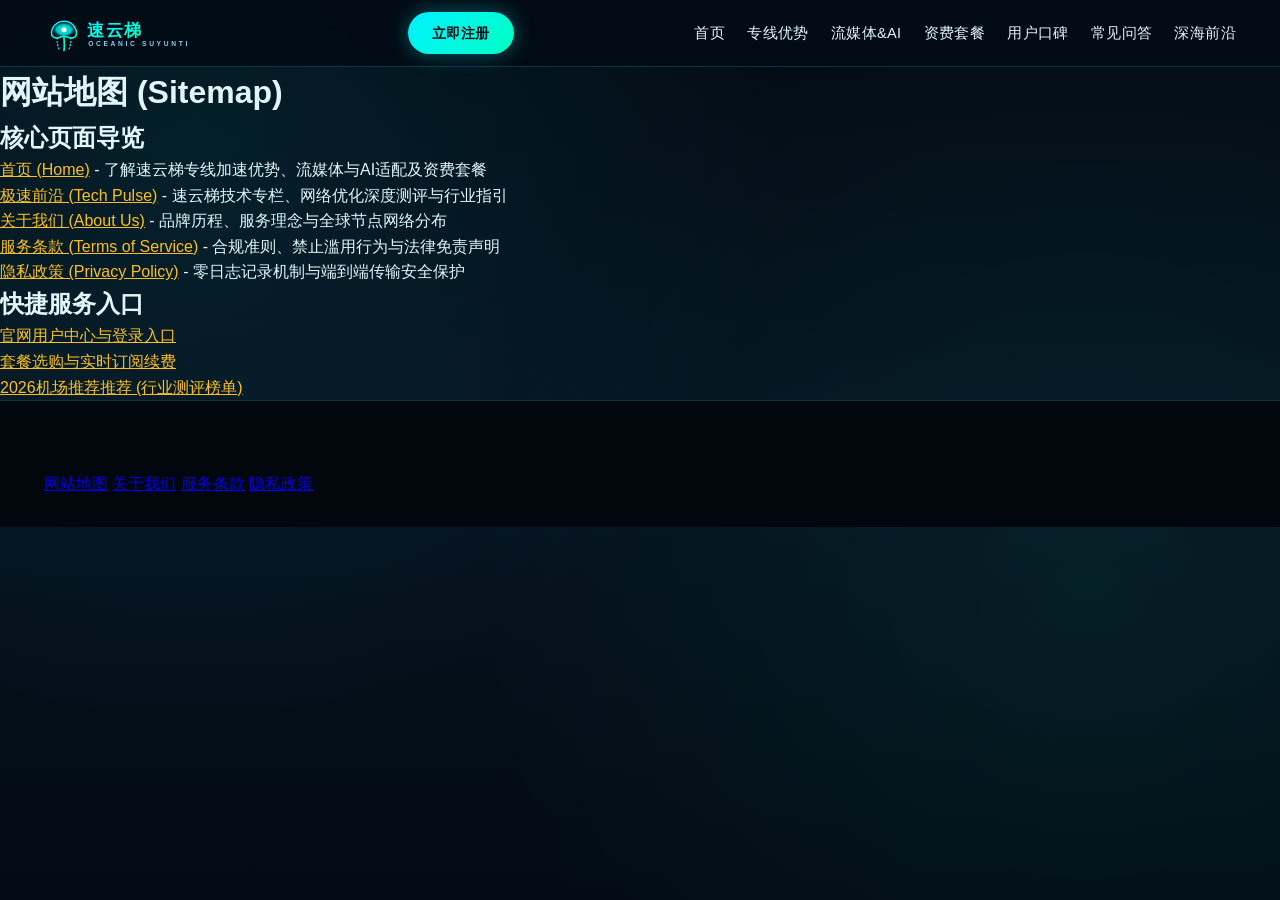
<file: sitemap.html>
<!DOCTYPE html>
<html lang="zh-CN">
<head>
  <meta charset="UTF-8">
  <meta name="viewport" content="width=device-width, initial-scale=1.0">
  <title>网站地图 - 速云梯</title>
  <link rel="stylesheet" href="style.css">
</head>
<body>
    <!-- Masthead -->
  <header class="ocean-masthead">
    <div class="masthead-inner">
      <a href="index.html" class="brand-link" aria-label="速云梯官网首页">
        <svg class="ocean-logo-svg" viewBox="0 0 220 48" fill="none" xmlns="http://www.w3.org/2000/svg" role="img" aria-label="速云梯官方Logo">
          <defs>
            <linearGradient id="oceanPulseGrad" x1="0%" y1="0%" x2="100%" y2="100%">
              <stop offset="0%" stop-color="#00f0ff"/>
              <stop offset="100%" stop-color="#00ffc4"/>
            </linearGradient>
            <radialGradient id="jellyCore" cx="50%" cy="50%" r="50%">
              <stop offset="0%" stop-color="#00ffc4"/>
              <stop offset="60%" stop-color="#00f0ff" stop-opacity="0.8"/>
              <stop offset="100%" stop-color="#030b14" stop-opacity="0"/>
            </radialGradient>
          </defs>
          <path d="M24 10C15 10 9 17 9 24C9 28 12 30 16 30C19 30 20 28 24 28C28 28 29 30 32 30C36 30 39 28 39 24C39 17 33 10 24 10Z" fill="url(#jellyCore)"/>
          <path d="M24 10C15 10 9 17 9 24C9 28 12 30 16 30C19 30 20 28 24 28C28 28 29 30 32 30C36 30 39 28 39 24C39 17 33 10 24 10Z" stroke="url(#oceanPulseGrad)" stroke-width="1.8"/>
          <path d="M16 30C15 36 17 40 18 44" stroke="#00f0ff" stroke-width="1.6" stroke-linecap="round" stroke-dasharray="1 3"/>
          <path d="M24 28C24 35 25 39 24 45" stroke="#00ffc4" stroke-width="2" stroke-linecap="round"/>
          <path d="M32 30C33 36 31 40 30 44" stroke="#00f0ff" stroke-width="1.6" stroke-linecap="round" stroke-dasharray="1 3"/>
          <circle cx="24" cy="20" r="3" fill="#ffffff"/>
          <text x="52" y="28" font-family="-apple-system, BlinkMacSystemFont, 'PingFang SC', sans-serif" font-weight="900" font-size="21" fill="url(#oceanPulseGrad)" letter-spacing="1.5">速云梯</text>
          <text x="53" y="40" font-family="-apple-system, BlinkMacSystemFont, 'Segoe UI', sans-serif" font-weight="700" font-size="8" fill="#7dd3fc" letter-spacing="3.2">OCEANIC SUYUNTI</text>
        </svg>
      </a>

      <div class="header-action">
        <a href="https://ww012.twilightaff.com/#/?code=A56DH1Af" class="btn-ocean-primary" rel="nofollow" target="_blank">立即注册</a>
        <button class="mobile-menu-btn" id="mobileMenuBtn" aria-label="切换导航菜单" type="button">
          <span class="bar"></span>
          <span class="bar"></span>
          <span class="bar"></span>
        </button>
      </div>

      <nav class="ocean-nav-menu" id="navMenu">
        <a href="index.html">首页</a>
        <a href="index.html#advantages">专线优势</a>
        <a href="index.html#streaming">流媒体&AI</a>
        <a href="index.html#pricing">资费套餐</a>
        <a href="index.html#reviews">用户口碑</a>
        <a href="index.html#faq">常见问答</a>
        <a href="pulse.html">深海前沿</a>
      </nav>
    </div>

    <!-- Mobile Navigation Drawer -->
    <div class="mobile-nav-drawer" id="mobileDrawer">
      <a href="index.html" class="drawer-link">首页</a>
      <a href="index.html#advantages" class="drawer-link">专线优势</a>
      <a href="index.html#streaming" class="drawer-link">流媒体&AI</a>
      <a href="index.html#pricing" class="drawer-link">资费套餐</a>
      <a href="index.html#reviews" class="drawer-link">用户口碑</a>
      <a href="index.html#faq" class="drawer-link">常见问答</a>
      <a href="pulse.html" class="drawer-link drawer-hub-link">深海前沿 &rarr;</a>
      <div class="drawer-cta-wrap">
        <a href="https://ww012.twilightaff.com/#/?code=A56DH1Af" class="btn-ocean-primary" rel="nofollow" target="_blank">立即开通专属加速</a>
      </div>
    </div>
  </header>

  <main class="subpage-container">
    <div class="subpage-card">
      <h1>网站地图 (Sitemap)</h1>
      <h2>核心页面导览</h2>
      <ul>
        <li><a href="index.html" style="color:#fbbf24;">首页 (Home)</a> - 了解速云梯专线加速优势、流媒体与AI适配及资费套餐</li>
        <li><a href="pulse.html" style="color:#fbbf24;">极速前沿 (Tech Pulse)</a> - 速云梯技术专栏、网络优化深度测评与行业指引</li>
        <li><a href="about.html" style="color:#fbbf24;">关于我们 (About Us)</a> - 品牌历程、服务理念与全球节点网络分布</li>
        <li><a href="terms.html" style="color:#fbbf24;">服务条款 (Terms of Service)</a> - 合规准则、禁止滥用行为与法律免责声明</li>
        <li><a href="privacy.html" style="color:#fbbf24;">隐私政策 (Privacy Policy)</a> - 零日志记录机制与端到端传输安全保护</li>
      </ul>
      <h2>快捷服务入口</h2>
      <ul>
        <li><a href="https://ww012.twilightaff.com/#/?code=A56DH1Af" style="color:#fbbf24;" rel="nofollow" target="_blank">官网用户中心与登录入口</a></li>
        <li><a href="https://ww012.twilightaff.com/#/?code=A56DH1Af" style="color:#fbbf24;" rel="nofollow" target="_blank">套餐选购与实时订阅续费</a></li>
        <li><a href="https://dajichang.mom/" style="color:#fbbf24;" target="_blank">2026机场推荐推荐 (行业测评榜单)</a></li>
      </ul>
    </div>
  </main>

  <footer class="solar-footer">
    <div class="container">
      <nav class="footer-nav">
        <a href="sitemap.html">网站地图</a>
        <a href="about.html">关于我们</a>
        <a href="terms.html">服务条款</a>
        <a href="privacy.html">隐私政策</a>
      </nav>
    </div>
  </footer>
</body>
</html>
</file>
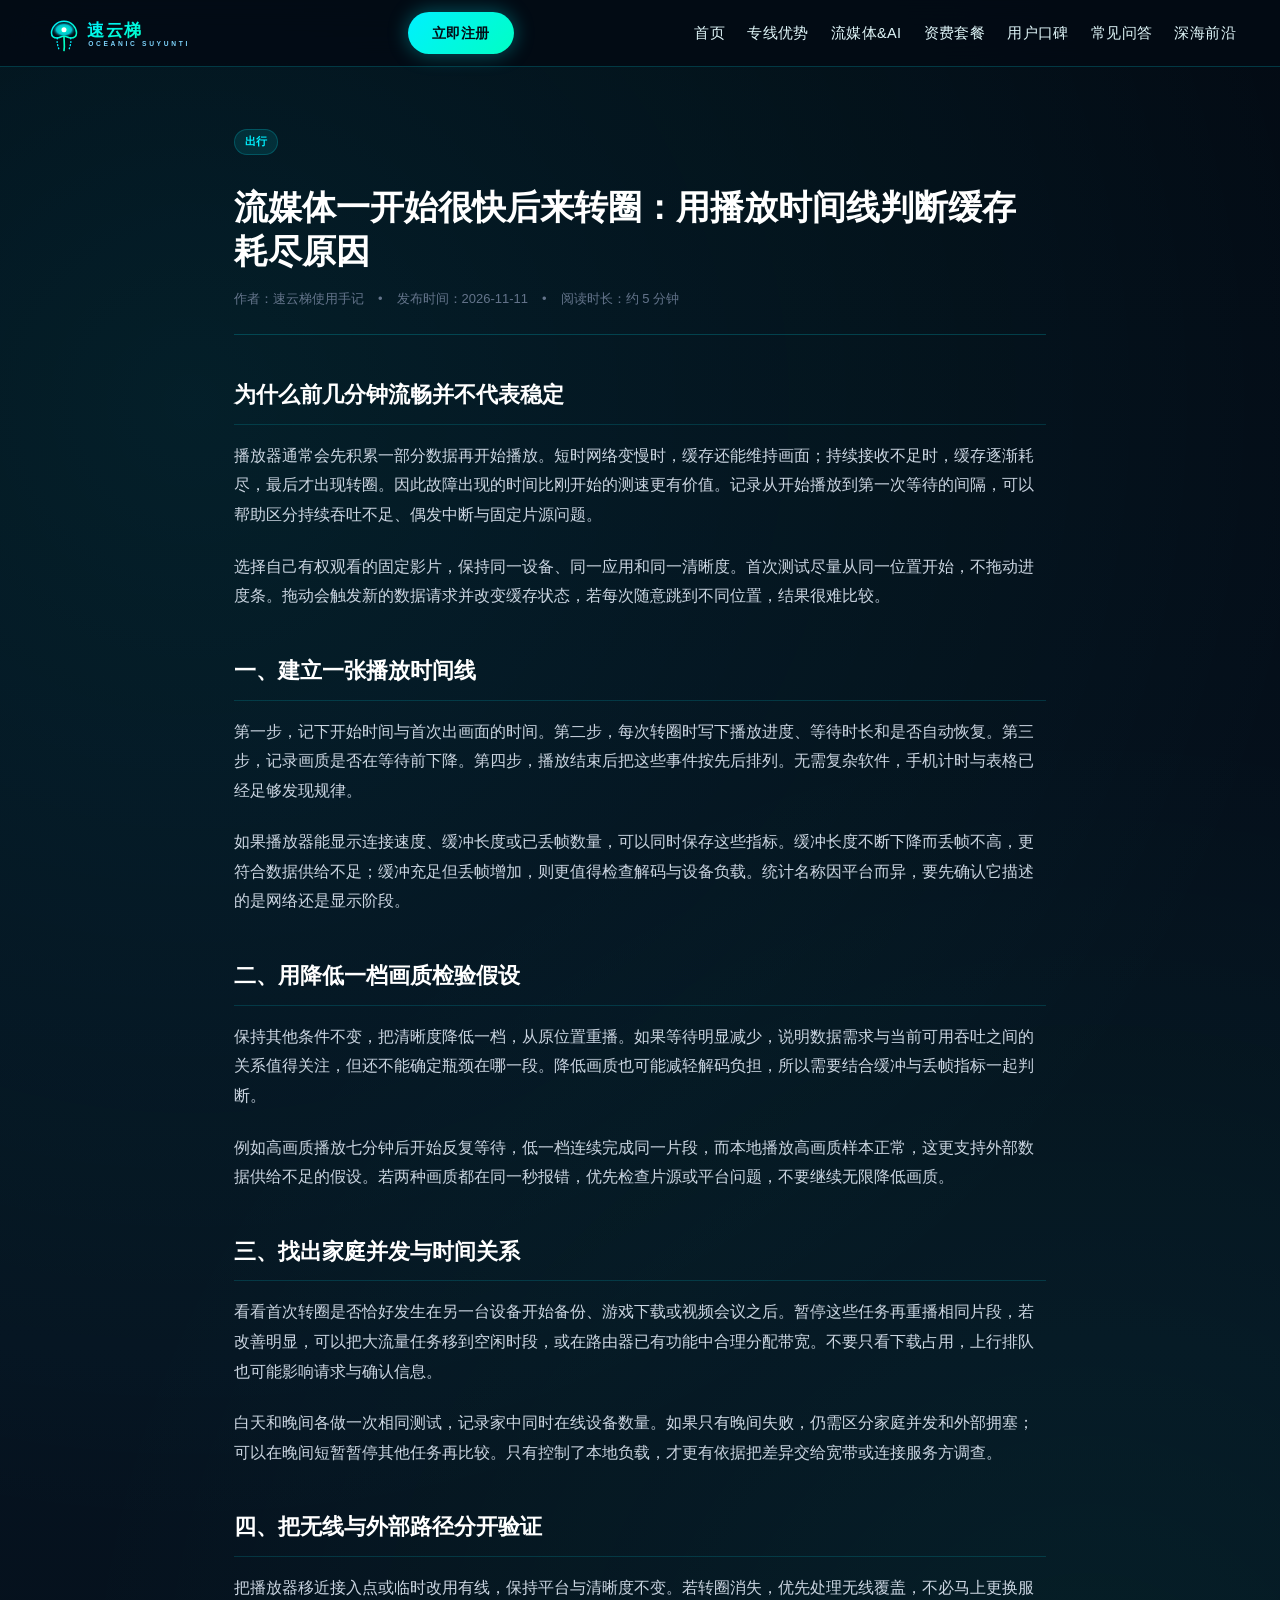
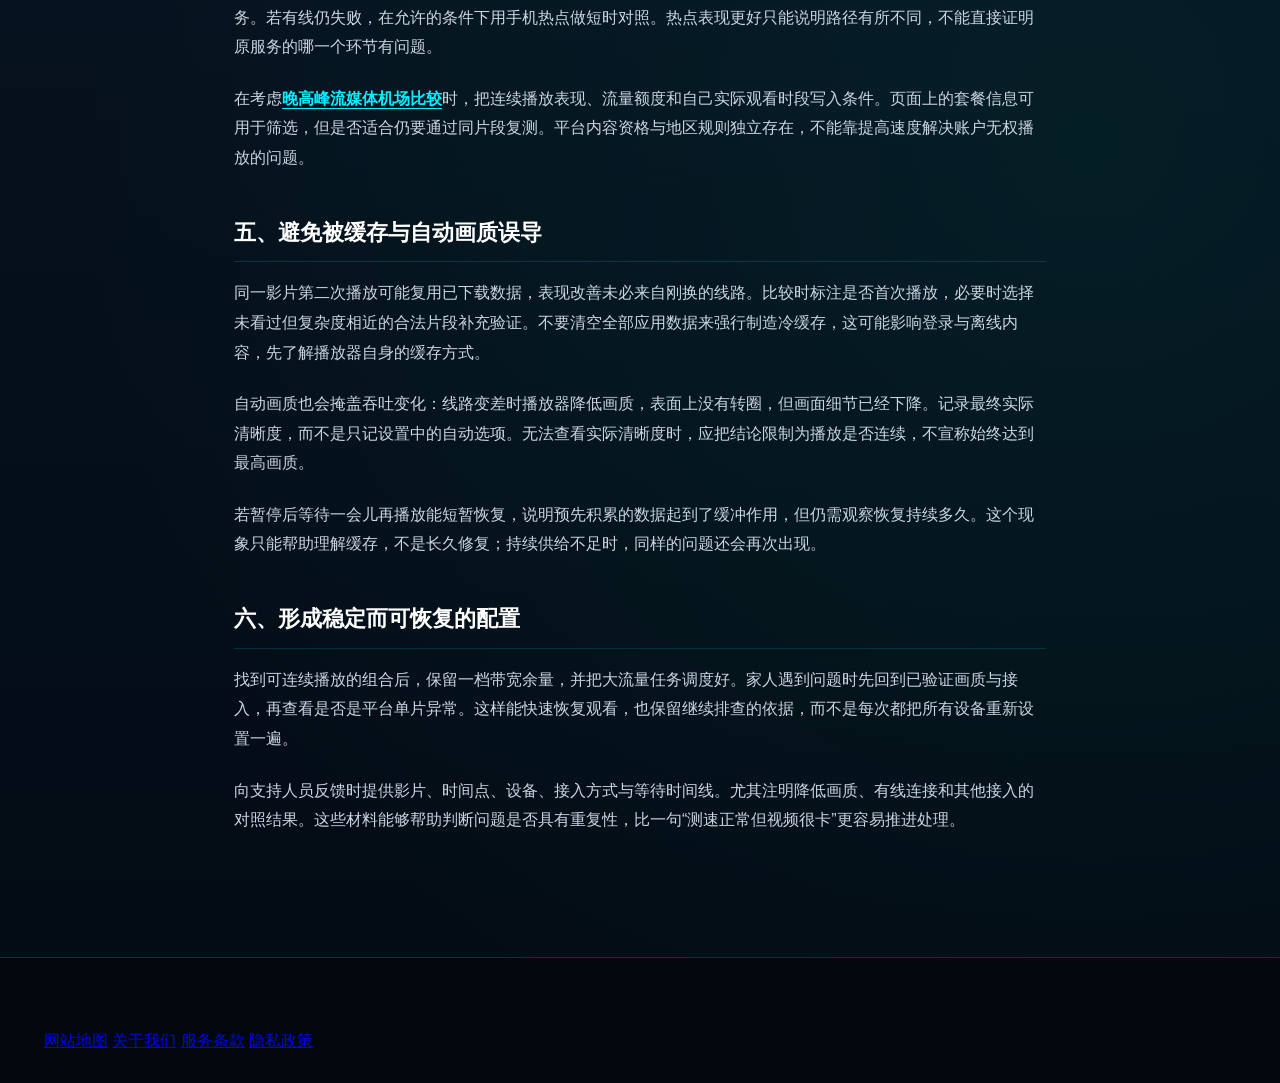
<file: streaming-buffer-optimization.html>
<!DOCTYPE html>

<html lang="zh-CN">
<head>
<meta charset="utf-8"/>
<meta content="width=device-width, initial-scale=1.0" name="viewport"/>
<title>流媒体一开始很快后来转圈：用播放时间线判断缓存耗尽原因</title>
<meta content="流媒体一开始很快后来转圈：用播放时间线判断缓存耗尽原因，通过分阶段测试和具体操作识别失败原因，给出适用条件与可复核的记录方法。" name="description"/>
<link href="style.css" rel="stylesheet"/>
</head>
<body>
<!-- Masthead -->
<header class="ocean-masthead">
<div class="masthead-inner">
<a aria-label="速云梯官网首页" class="brand-link" href="index.html">
<svg aria-label="速云梯官方Logo" class="ocean-logo-svg" fill="none" role="img" viewbox="0 0 220 48" xmlns="http://www.w3.org/2000/svg">
<defs>
<lineargradient id="oceanPulseGrad" x1="0%" x2="100%" y1="0%" y2="100%">
<stop offset="0%" stop-color="#00f0ff"></stop>
<stop offset="100%" stop-color="#00ffc4"></stop>
</lineargradient>
<radialgradient cx="50%" cy="50%" id="jellyCore" r="50%">
<stop offset="0%" stop-color="#00ffc4"></stop>
<stop offset="60%" stop-color="#00f0ff" stop-opacity="0.8"></stop>
<stop offset="100%" stop-color="#030b14" stop-opacity="0"></stop>
</radialgradient>
</defs>
<path d="M24 10C15 10 9 17 9 24C9 28 12 30 16 30C19 30 20 28 24 28C28 28 29 30 32 30C36 30 39 28 39 24C39 17 33 10 24 10Z" fill="url(#jellyCore)"></path>
<path d="M24 10C15 10 9 17 9 24C9 28 12 30 16 30C19 30 20 28 24 28C28 28 29 30 32 30C36 30 39 28 39 24C39 17 33 10 24 10Z" stroke="url(#oceanPulseGrad)" stroke-width="1.8"></path>
<path d="M16 30C15 36 17 40 18 44" stroke="#00f0ff" stroke-dasharray="1 3" stroke-linecap="round" stroke-width="1.6"></path>
<path d="M24 28C24 35 25 39 24 45" stroke="#00ffc4" stroke-linecap="round" stroke-width="2"></path>
<path d="M32 30C33 36 31 40 30 44" stroke="#00f0ff" stroke-dasharray="1 3" stroke-linecap="round" stroke-width="1.6"></path>
<circle cx="24" cy="20" fill="#ffffff" r="3"></circle>
<text fill="url(#oceanPulseGrad)" font-family="-apple-system, BlinkMacSystemFont, 'PingFang SC', sans-serif" font-size="21" font-weight="900" letter-spacing="1.5" x="52" y="28">速云梯</text>
<text fill="#7dd3fc" font-family="-apple-system, BlinkMacSystemFont, 'Segoe UI', sans-serif" font-size="8" font-weight="700" letter-spacing="3.2" x="53" y="40">OCEANIC SUYUNTI</text>
</svg>
</a>
<div class="header-action">
<a class="btn-ocean-primary" href="https://ww012.twilightaff.com/#/?code=A56DH1Af" rel="nofollow" target="_blank">立即注册</a>
<button aria-label="切换导航菜单" class="mobile-menu-btn" id="mobileMenuBtn" type="button">
<span class="bar"></span>
<span class="bar"></span>
<span class="bar"></span>
</button>
</div>
<nav class="ocean-nav-menu" id="navMenu">
<a href="index.html">首页</a>
<a href="index.html#advantages">专线优势</a>
<a href="index.html#streaming">流媒体&amp;AI</a>
<a href="index.html#pricing">资费套餐</a>
<a href="index.html#reviews">用户口碑</a>
<a href="index.html#faq">常见问答</a>
<a href="pulse.html">深海前沿</a>
</nav>
</div>
<!-- Mobile Navigation Drawer -->
<div class="mobile-nav-drawer" id="mobileDrawer">
<a class="drawer-link" href="index.html">首页</a>
<a class="drawer-link" href="index.html#advantages">专线优势</a>
<a class="drawer-link" href="index.html#streaming">流媒体&amp;AI</a>
<a class="drawer-link" href="index.html#pricing">资费套餐</a>
<a class="drawer-link" href="index.html#reviews">用户口碑</a>
<a class="drawer-link" href="index.html#faq">常见问答</a>
<a class="drawer-link drawer-hub-link" href="pulse.html">深海前沿 →</a>
<div class="drawer-cta-wrap">
<a class="btn-ocean-primary" href="https://ww012.twilightaff.com/#/?code=A56DH1Af" rel="nofollow" target="_blank">立即开通专属加速</a>
</div>
</div>
</header>
<main class="article-detail-wrap">
<header class="article-header">
<span class="article-badge">出行</span>
<h1>流媒体一开始很快后来转圈：用播放时间线判断缓存耗尽原因</h1>
<div class="article-meta-row">
<span>作者：速云梯使用手记</span> <span>•</span> <span>发布时间：2026-11-11</span> <span>•</span> <span>阅读时长：约 5 分钟</span>
</div>
</header>
<div class="content-body"><div data-swc-article-body="2026-11-16"><h2>为什么前几分钟流畅并不代表稳定</h2>
<p>播放器通常会先积累一部分数据再开始播放。短时网络变慢时，缓存还能维持画面；持续接收不足时，缓存逐渐耗尽，最后才出现转圈。因此故障出现的时间比刚开始的测速更有价值。记录从开始播放到第一次等待的间隔，可以帮助区分持续吞吐不足、偶发中断与固定片源问题。</p>
<p>选择自己有权观看的固定影片，保持同一设备、同一应用和同一清晰度。首次测试尽量从同一位置开始，不拖动进度条。拖动会触发新的数据请求并改变缓存状态，若每次随意跳到不同位置，结果很难比较。</p>
<h2>一、建立一张播放时间线</h2>
<p>第一步，记下开始时间与首次出画面的时间。第二步，每次转圈时写下播放进度、等待时长和是否自动恢复。第三步，记录画质是否在等待前下降。第四步，播放结束后把这些事件按先后排列。无需复杂软件，手机计时与表格已经足够发现规律。</p>
<p>如果播放器能显示连接速度、缓冲长度或已丢帧数量，可以同时保存这些指标。缓冲长度不断下降而丢帧不高，更符合数据供给不足；缓冲充足但丢帧增加，则更值得检查解码与设备负载。统计名称因平台而异，要先确认它描述的是网络还是显示阶段。</p>
<h2>二、用降低一档画质检验假设</h2>
<p>保持其他条件不变，把清晰度降低一档，从原位置重播。如果等待明显减少，说明数据需求与当前可用吞吐之间的关系值得关注，但还不能确定瓶颈在哪一段。降低画质也可能减轻解码负担，所以需要结合缓冲与丢帧指标一起判断。</p>
<p>例如高画质播放七分钟后开始反复等待，低一档连续完成同一片段，而本地播放高画质样本正常，这更支持外部数据供给不足的假设。若两种画质都在同一秒报错，优先检查片源或平台问题，不要继续无限降低画质。</p>
<h2>三、找出家庭并发与时间关系</h2>
<p>看看首次转圈是否恰好发生在另一台设备开始备份、游戏下载或视频会议之后。暂停这些任务再重播相同片段，若改善明显，可以把大流量任务移到空闲时段，或在路由器已有功能中合理分配带宽。不要只看下载占用，上行排队也可能影响请求与确认信息。</p>
<p>白天和晚间各做一次相同测试，记录家中同时在线设备数量。如果只有晚间失败，仍需区分家庭并发和外部拥塞；可以在晚间短暂暂停其他任务再比较。只有控制了本地负载，才更有依据把差异交给宽带或连接服务方调查。</p>
<h2>四、把无线与外部路径分开验证</h2>
<p>把播放器移近接入点或临时改用有线，保持平台与清晰度不变。若转圈消失，优先处理无线覆盖，不必马上更换服务。若有线仍失败，在允许的条件下用手机热点做短时对照。热点表现更好只能说明路径有所不同，不能直接证明原服务的哪一个环节有问题。</p>
<p>在考虑<a href="https://dajichang.mom/">晚高峰流媒体机场比较</a>时，把连续播放表现、流量额度和自己实际观看时段写入条件。页面上的套餐信息可用于筛选，但是否适合仍要通过同片段复测。平台内容资格与地区规则独立存在，不能靠提高速度解决账户无权播放的问题。</p>
<h2>五、避免被缓存与自动画质误导</h2>
<p>同一影片第二次播放可能复用已下载数据，表现改善未必来自刚换的线路。比较时标注是否首次播放，必要时选择未看过但复杂度相近的合法片段补充验证。不要清空全部应用数据来强行制造冷缓存，这可能影响登录与离线内容，先了解播放器自身的缓存方式。</p>
<p>自动画质也会掩盖吞吐变化：线路变差时播放器降低画质，表面上没有转圈，但画面细节已经下降。记录最终实际清晰度，而不是只记设置中的自动选项。无法查看实际清晰度时，应把结论限制为播放是否连续，不宣称始终达到最高画质。</p>
<p>若暂停后等待一会儿再播放能短暂恢复，说明预先积累的数据起到了缓冲作用，但仍需观察恢复持续多久。这个现象只能帮助理解缓存，不是长久修复；持续供给不足时，同样的问题还会再次出现。</p>
<h2>六、形成稳定而可恢复的配置</h2>
<p>找到可连续播放的组合后，保留一档带宽余量，并把大流量任务调度好。家人遇到问题时先回到已验证画质与接入，再查看是否是平台单片异常。这样能快速恢复观看，也保留继续排查的依据，而不是每次都把所有设备重新设置一遍。</p>
<p>向支持人员反馈时提供影片、时间点、设备、接入方式与等待时间线。尤其注明降低画质、有线连接和其他接入的对照结果。这些材料能够帮助判断问题是否具有重复性，比一句“测速正常但视频很卡”更容易推进处理。</p></div></div>
</main>
<!-- Footer -->
<footer class="solar-footer">
<div class="container">
<nav class="footer-nav">
<a href="sitemap.html">网站地图</a>
<a href="about.html">关于我们</a>
<a href="terms.html">服务条款</a>
<a href="privacy.html">隐私政策</a>
</nav>
</div>
</footer>
</body>
</html>
</file>
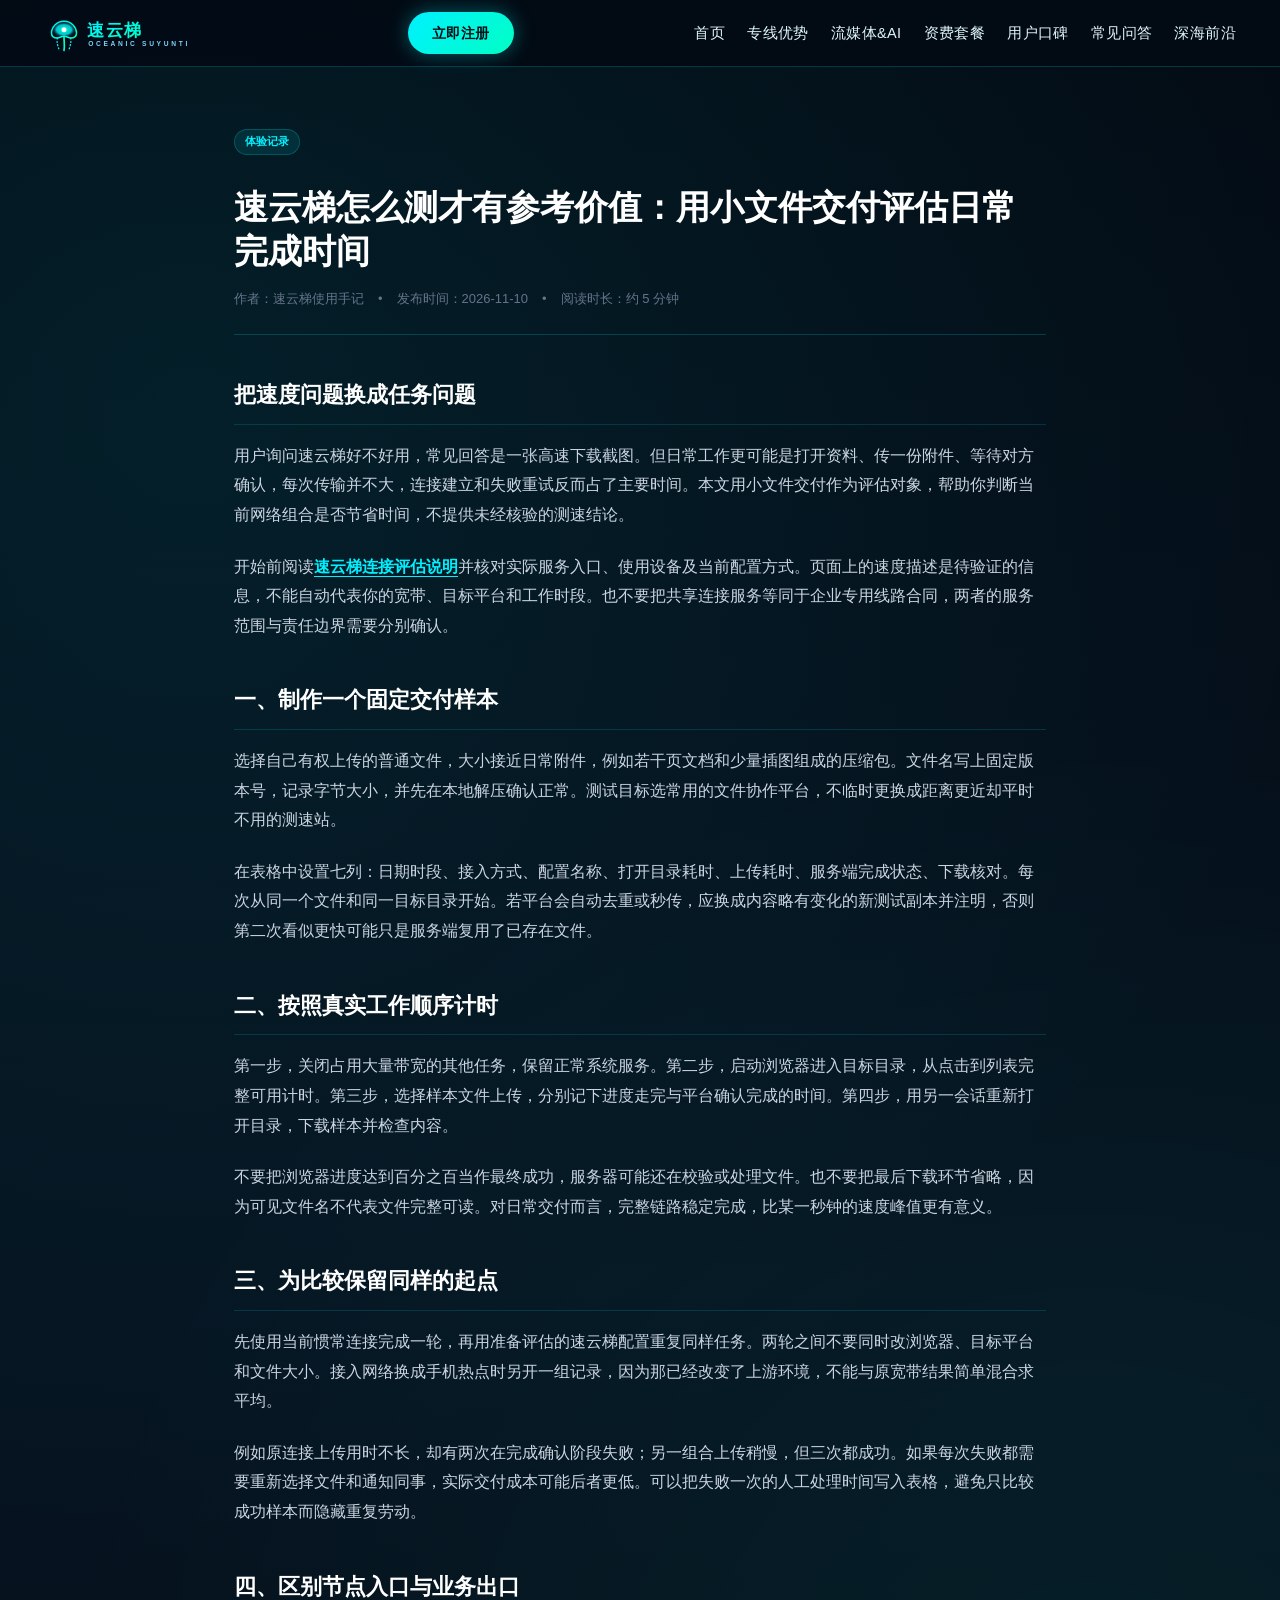
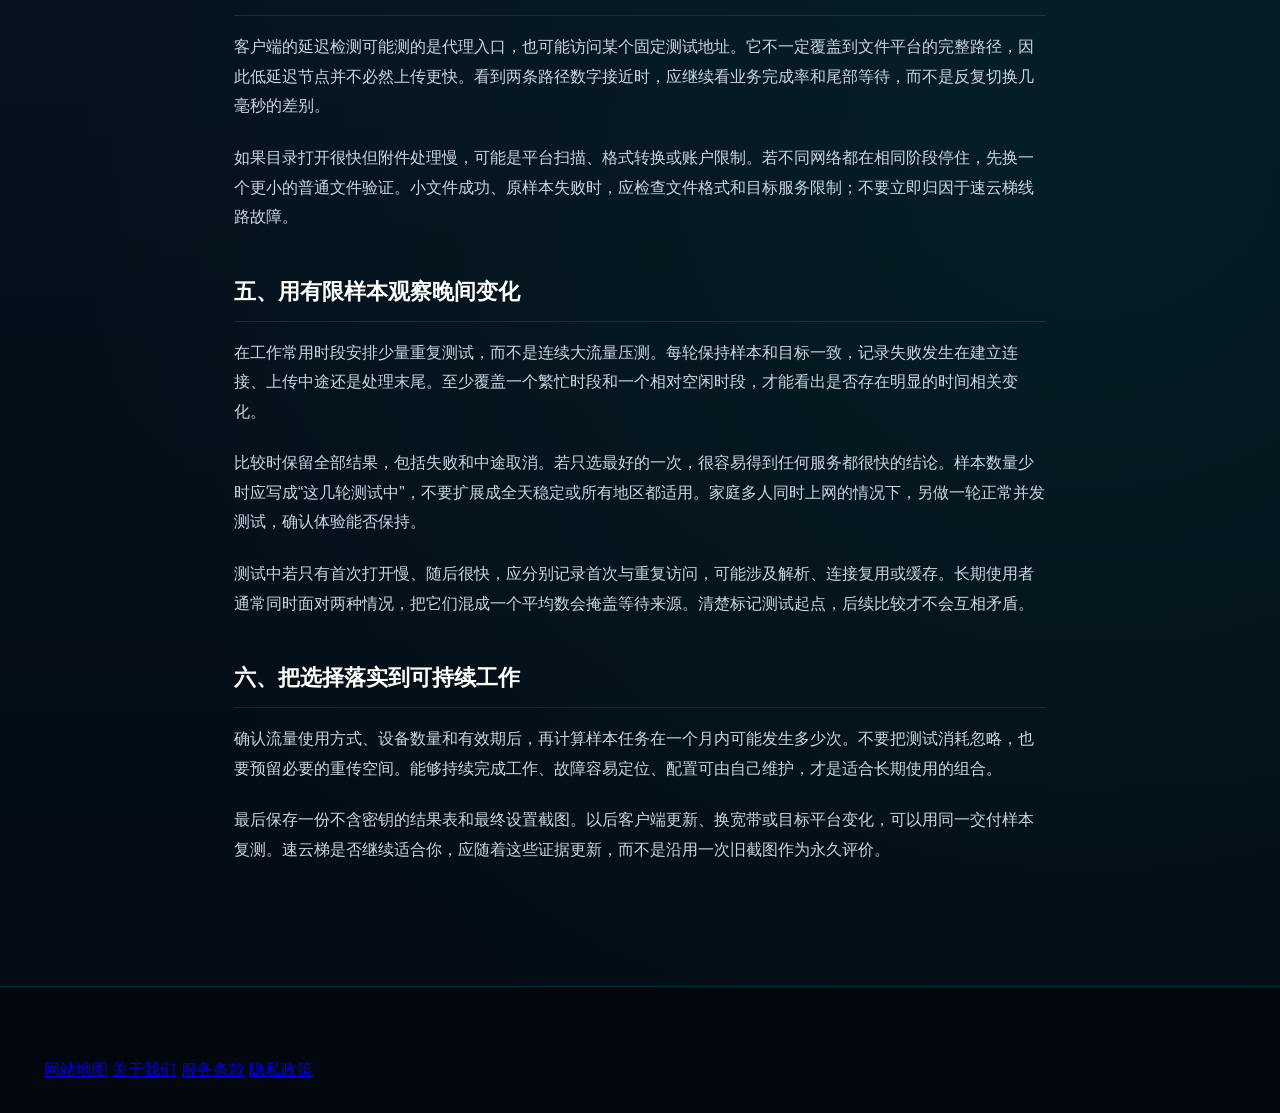
<file: suyunti-speed-review.html>
<!DOCTYPE html>

<html lang="zh-CN">
<head>
<meta charset="utf-8"/>
<meta content="width=device-width, initial-scale=1.0" name="viewport"/>
<title>速云梯怎么测才有参考价值：用小文件交付评估日常完成时间</title>
<meta content="速云梯怎么测才有参考价值：用小文件交付评估日常完成时间，通过分阶段测试和具体操作识别失败原因，给出适用条件与可复核的记录方法。" name="description"/>
<link href="style.css" rel="stylesheet"/>
</head>
<body>
<!-- Masthead -->
<header class="ocean-masthead">
<div class="masthead-inner">
<a aria-label="速云梯官网首页" class="brand-link" href="index.html">
<svg aria-label="速云梯官方Logo" class="ocean-logo-svg" fill="none" role="img" viewbox="0 0 220 48" xmlns="http://www.w3.org/2000/svg">
<defs>
<lineargradient id="oceanPulseGrad" x1="0%" x2="100%" y1="0%" y2="100%">
<stop offset="0%" stop-color="#00f0ff"></stop>
<stop offset="100%" stop-color="#00ffc4"></stop>
</lineargradient>
<radialgradient cx="50%" cy="50%" id="jellyCore" r="50%">
<stop offset="0%" stop-color="#00ffc4"></stop>
<stop offset="60%" stop-color="#00f0ff" stop-opacity="0.8"></stop>
<stop offset="100%" stop-color="#030b14" stop-opacity="0"></stop>
</radialgradient>
</defs>
<path d="M24 10C15 10 9 17 9 24C9 28 12 30 16 30C19 30 20 28 24 28C28 28 29 30 32 30C36 30 39 28 39 24C39 17 33 10 24 10Z" fill="url(#jellyCore)"></path>
<path d="M24 10C15 10 9 17 9 24C9 28 12 30 16 30C19 30 20 28 24 28C28 28 29 30 32 30C36 30 39 28 39 24C39 17 33 10 24 10Z" stroke="url(#oceanPulseGrad)" stroke-width="1.8"></path>
<path d="M16 30C15 36 17 40 18 44" stroke="#00f0ff" stroke-dasharray="1 3" stroke-linecap="round" stroke-width="1.6"></path>
<path d="M24 28C24 35 25 39 24 45" stroke="#00ffc4" stroke-linecap="round" stroke-width="2"></path>
<path d="M32 30C33 36 31 40 30 44" stroke="#00f0ff" stroke-dasharray="1 3" stroke-linecap="round" stroke-width="1.6"></path>
<circle cx="24" cy="20" fill="#ffffff" r="3"></circle>
<text fill="url(#oceanPulseGrad)" font-family="-apple-system, BlinkMacSystemFont, 'PingFang SC', sans-serif" font-size="21" font-weight="900" letter-spacing="1.5" x="52" y="28">速云梯</text>
<text fill="#7dd3fc" font-family="-apple-system, BlinkMacSystemFont, 'Segoe UI', sans-serif" font-size="8" font-weight="700" letter-spacing="3.2" x="53" y="40">OCEANIC SUYUNTI</text>
</svg>
</a>
<div class="header-action">
<a class="btn-ocean-primary" href="https://ww012.twilightaff.com/#/?code=A56DH1Af" rel="nofollow" target="_blank">立即注册</a>
<button aria-label="切换导航菜单" class="mobile-menu-btn" id="mobileMenuBtn" type="button">
<span class="bar"></span>
<span class="bar"></span>
<span class="bar"></span>
</button>
</div>
<nav class="ocean-nav-menu" id="navMenu">
<a href="index.html">首页</a>
<a href="index.html#advantages">专线优势</a>
<a href="index.html#streaming">流媒体&amp;AI</a>
<a href="index.html#pricing">资费套餐</a>
<a href="index.html#reviews">用户口碑</a>
<a href="index.html#faq">常见问答</a>
<a href="pulse.html">深海前沿</a>
</nav>
</div>
<!-- Mobile Navigation Drawer -->
<div class="mobile-nav-drawer" id="mobileDrawer">
<a class="drawer-link" href="index.html">首页</a>
<a class="drawer-link" href="index.html#advantages">专线优势</a>
<a class="drawer-link" href="index.html#streaming">流媒体&amp;AI</a>
<a class="drawer-link" href="index.html#pricing">资费套餐</a>
<a class="drawer-link" href="index.html#reviews">用户口碑</a>
<a class="drawer-link" href="index.html#faq">常见问答</a>
<a class="drawer-link drawer-hub-link" href="pulse.html">深海前沿 →</a>
<div class="drawer-cta-wrap">
<a class="btn-ocean-primary" href="https://ww012.twilightaff.com/#/?code=A56DH1Af" rel="nofollow" target="_blank">立即开通专属加速</a>
</div>
</div>
</header>
<main class="article-detail-wrap">
<header class="article-header">
<span class="article-badge">体验记录</span>
<h1>速云梯怎么测才有参考价值：用小文件交付评估日常完成时间</h1>
<div class="article-meta-row">
<span>作者：速云梯使用手记</span> <span>•</span> <span>发布时间：2026-11-10</span> <span>•</span> <span>阅读时长：约 5 分钟</span>
</div>
</header>
<div class="content-body"><div data-swc-article-body="2026-11-16"><h2>把速度问题换成任务问题</h2>
<p>用户询问速云梯好不好用，常见回答是一张高速下载截图。但日常工作更可能是打开资料、传一份附件、等待对方确认，每次传输并不大，连接建立和失败重试反而占了主要时间。本文用小文件交付作为评估对象，帮助你判断当前网络组合是否节省时间，不提供未经核验的测速结论。</p>
<p>开始前阅读<a href="https://suyunticloud.click/">速云梯连接评估说明</a>并核对实际服务入口、使用设备及当前配置方式。页面上的速度描述是待验证的信息，不能自动代表你的宽带、目标平台和工作时段。也不要把共享连接服务等同于企业专用线路合同，两者的服务范围与责任边界需要分别确认。</p>
<h2>一、制作一个固定交付样本</h2>
<p>选择自己有权上传的普通文件，大小接近日常附件，例如若干页文档和少量插图组成的压缩包。文件名写上固定版本号，记录字节大小，并先在本地解压确认正常。测试目标选常用的文件协作平台，不临时更换成距离更近却平时不用的测速站。</p>
<p>在表格中设置七列：日期时段、接入方式、配置名称、打开目录耗时、上传耗时、服务端完成状态、下载核对。每次从同一个文件和同一目标目录开始。若平台会自动去重或秒传，应换成内容略有变化的新测试副本并注明，否则第二次看似更快可能只是服务端复用了已存在文件。</p>
<h2>二、按照真实工作顺序计时</h2>
<p>第一步，关闭占用大量带宽的其他任务，保留正常系统服务。第二步，启动浏览器进入目标目录，从点击到列表完整可用计时。第三步，选择样本文件上传，分别记下进度走完与平台确认完成的时间。第四步，用另一会话重新打开目录，下载样本并检查内容。</p>
<p>不要把浏览器进度达到百分之百当作最终成功，服务器可能还在校验或处理文件。也不要把最后下载环节省略，因为可见文件名不代表文件完整可读。对日常交付而言，完整链路稳定完成，比某一秒钟的速度峰值更有意义。</p>
<h2>三、为比较保留同样的起点</h2>
<p>先使用当前惯常连接完成一轮，再用准备评估的速云梯配置重复同样任务。两轮之间不要同时改浏览器、目标平台和文件大小。接入网络换成手机热点时另开一组记录，因为那已经改变了上游环境，不能与原宽带结果简单混合求平均。</p>
<p>例如原连接上传用时不长，却有两次在完成确认阶段失败；另一组合上传稍慢，但三次都成功。如果每次失败都需要重新选择文件和通知同事，实际交付成本可能后者更低。可以把失败一次的人工处理时间写入表格，避免只比较成功样本而隐藏重复劳动。</p>
<h2>四、区别节点入口与业务出口</h2>
<p>客户端的延迟检测可能测的是代理入口，也可能访问某个固定测试地址。它不一定覆盖到文件平台的完整路径，因此低延迟节点并不必然上传更快。看到两条路径数字接近时，应继续看业务完成率和尾部等待，而不是反复切换几毫秒的差别。</p>
<p>如果目录打开很快但附件处理慢，可能是平台扫描、格式转换或账户限制。若不同网络都在相同阶段停住，先换一个更小的普通文件验证。小文件成功、原样本失败时，应检查文件格式和目标服务限制；不要立即归因于速云梯线路故障。</p>
<h2>五、用有限样本观察晚间变化</h2>
<p>在工作常用时段安排少量重复测试，而不是连续大流量压测。每轮保持样本和目标一致，记录失败发生在建立连接、上传中途还是处理末尾。至少覆盖一个繁忙时段和一个相对空闲时段，才能看出是否存在明显的时间相关变化。</p>
<p>比较时保留全部结果，包括失败和中途取消。若只选最好的一次，很容易得到任何服务都很快的结论。样本数量少时应写成“这几轮测试中”，不要扩展成全天稳定或所有地区都适用。家庭多人同时上网的情况下，另做一轮正常并发测试，确认体验能否保持。</p>
<p>测试中若只有首次打开慢、随后很快，应分别记录首次与重复访问，可能涉及解析、连接复用或缓存。长期使用者通常同时面对两种情况，把它们混成一个平均数会掩盖等待来源。清楚标记测试起点，后续比较才不会互相矛盾。</p>
<h2>六、把选择落实到可持续工作</h2>
<p>确认流量使用方式、设备数量和有效期后，再计算样本任务在一个月内可能发生多少次。不要把测试消耗忽略，也要预留必要的重传空间。能够持续完成工作、故障容易定位、配置可由自己维护，才是适合长期使用的组合。</p>
<p>最后保存一份不含密钥的结果表和最终设置截图。以后客户端更新、换宽带或目标平台变化，可以用同一交付样本复测。速云梯是否继续适合你，应随着这些证据更新，而不是沿用一次旧截图作为永久评价。</p></div></div>
</main>
<!-- Footer -->
<footer class="solar-footer">
<div class="container">
<nav class="footer-nav">
<a href="sitemap.html">网站地图</a>
<a href="about.html">关于我们</a>
<a href="terms.html">服务条款</a>
<a href="privacy.html">隐私政策</a>
</nav>
</div>
</footer>
</body>
</html>
</file>
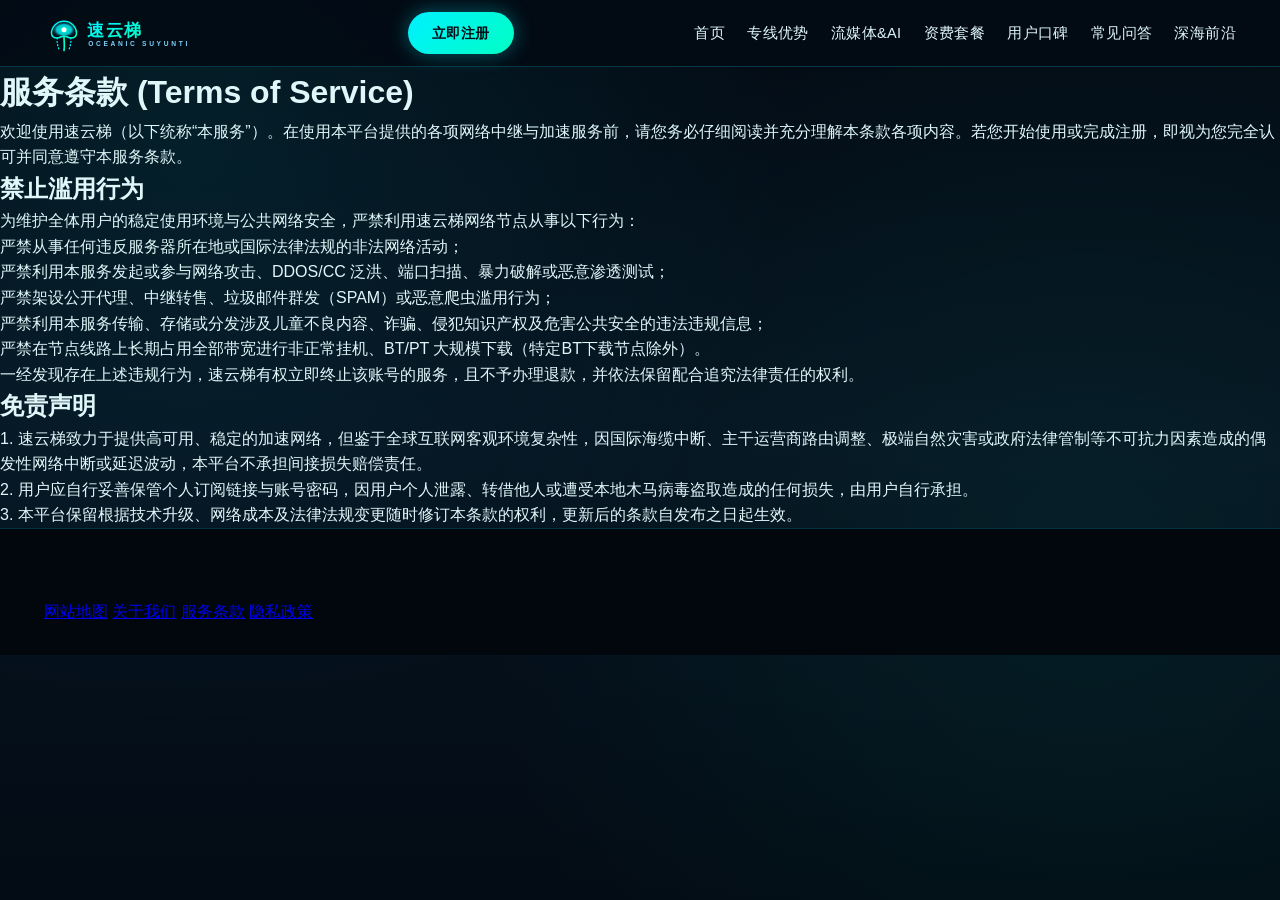
<file: terms.html>
<!DOCTYPE html>
<html lang="zh-CN">
<head>
  <meta charset="UTF-8">
  <meta name="viewport" content="width=device-width, initial-scale=1.0">
  <title>服务条款 - 速云梯</title>
  <link rel="stylesheet" href="style.css">
</head>
<body>
    <!-- Masthead -->
  <header class="ocean-masthead">
    <div class="masthead-inner">
      <a href="index.html" class="brand-link" aria-label="速云梯官网首页">
        <svg class="ocean-logo-svg" viewBox="0 0 220 48" fill="none" xmlns="http://www.w3.org/2000/svg" role="img" aria-label="速云梯官方Logo">
          <defs>
            <linearGradient id="oceanPulseGrad" x1="0%" y1="0%" x2="100%" y2="100%">
              <stop offset="0%" stop-color="#00f0ff"/>
              <stop offset="100%" stop-color="#00ffc4"/>
            </linearGradient>
            <radialGradient id="jellyCore" cx="50%" cy="50%" r="50%">
              <stop offset="0%" stop-color="#00ffc4"/>
              <stop offset="60%" stop-color="#00f0ff" stop-opacity="0.8"/>
              <stop offset="100%" stop-color="#030b14" stop-opacity="0"/>
            </radialGradient>
          </defs>
          <path d="M24 10C15 10 9 17 9 24C9 28 12 30 16 30C19 30 20 28 24 28C28 28 29 30 32 30C36 30 39 28 39 24C39 17 33 10 24 10Z" fill="url(#jellyCore)"/>
          <path d="M24 10C15 10 9 17 9 24C9 28 12 30 16 30C19 30 20 28 24 28C28 28 29 30 32 30C36 30 39 28 39 24C39 17 33 10 24 10Z" stroke="url(#oceanPulseGrad)" stroke-width="1.8"/>
          <path d="M16 30C15 36 17 40 18 44" stroke="#00f0ff" stroke-width="1.6" stroke-linecap="round" stroke-dasharray="1 3"/>
          <path d="M24 28C24 35 25 39 24 45" stroke="#00ffc4" stroke-width="2" stroke-linecap="round"/>
          <path d="M32 30C33 36 31 40 30 44" stroke="#00f0ff" stroke-width="1.6" stroke-linecap="round" stroke-dasharray="1 3"/>
          <circle cx="24" cy="20" r="3" fill="#ffffff"/>
          <text x="52" y="28" font-family="-apple-system, BlinkMacSystemFont, 'PingFang SC', sans-serif" font-weight="900" font-size="21" fill="url(#oceanPulseGrad)" letter-spacing="1.5">速云梯</text>
          <text x="53" y="40" font-family="-apple-system, BlinkMacSystemFont, 'Segoe UI', sans-serif" font-weight="700" font-size="8" fill="#7dd3fc" letter-spacing="3.2">OCEANIC SUYUNTI</text>
        </svg>
      </a>

      <div class="header-action">
        <a href="https://ww012.twilightaff.com/#/?code=A56DH1Af" class="btn-ocean-primary" rel="nofollow" target="_blank">立即注册</a>
        <button class="mobile-menu-btn" id="mobileMenuBtn" aria-label="切换导航菜单" type="button">
          <span class="bar"></span>
          <span class="bar"></span>
          <span class="bar"></span>
        </button>
      </div>

      <nav class="ocean-nav-menu" id="navMenu">
        <a href="index.html">首页</a>
        <a href="index.html#advantages">专线优势</a>
        <a href="index.html#streaming">流媒体&AI</a>
        <a href="index.html#pricing">资费套餐</a>
        <a href="index.html#reviews">用户口碑</a>
        <a href="index.html#faq">常见问答</a>
        <a href="pulse.html">深海前沿</a>
      </nav>
    </div>

    <!-- Mobile Navigation Drawer -->
    <div class="mobile-nav-drawer" id="mobileDrawer">
      <a href="index.html" class="drawer-link">首页</a>
      <a href="index.html#advantages" class="drawer-link">专线优势</a>
      <a href="index.html#streaming" class="drawer-link">流媒体&AI</a>
      <a href="index.html#pricing" class="drawer-link">资费套餐</a>
      <a href="index.html#reviews" class="drawer-link">用户口碑</a>
      <a href="index.html#faq" class="drawer-link">常见问答</a>
      <a href="pulse.html" class="drawer-link drawer-hub-link">深海前沿 &rarr;</a>
      <div class="drawer-cta-wrap">
        <a href="https://ww012.twilightaff.com/#/?code=A56DH1Af" class="btn-ocean-primary" rel="nofollow" target="_blank">立即开通专属加速</a>
      </div>
    </div>
  </header>

  <main class="subpage-container">
    <div class="subpage-card">
      <h1>服务条款 (Terms of Service)</h1>
      <p>欢迎使用速云梯（以下统称“本服务”）。在使用本平台提供的各项网络中继与加速服务前，请您务必仔细阅读并充分理解本条款各项内容。若您开始使用或完成注册，即视为您完全认可并同意遵守本服务条款。</p>

      <h2>禁止滥用行为</h2>
      <p>为维护全体用户的稳定使用环境与公共网络安全，严禁利用速云梯网络节点从事以下行为：</p>
      <ul>
        <li>严禁从事任何违反服务器所在地或国际法律法规的非法网络活动；</li>
        <li>严禁利用本服务发起或参与网络攻击、DDOS/CC 泛洪、端口扫描、暴力破解或恶意渗透测试；</li>
        <li>严禁架设公开代理、中继转售、垃圾邮件群发（SPAM）或恶意爬虫滥用行为；</li>
        <li>严禁利用本服务传输、存储或分发涉及儿童不良内容、诈骗、侵犯知识产权及危害公共安全的违法违规信息；</li>
        <li>严禁在节点线路上长期占用全部带宽进行非正常挂机、BT/PT 大规模下载（特定BT下载节点除外）。</li>
      </ul>
      <p>一经发现存在上述违规行为，速云梯有权立即终止该账号的服务，且不予办理退款，并依法保留配合追究法律责任的权利。</p>

      <h2>免责声明</h2>
      <p>1. 速云梯致力于提供高可用、稳定的加速网络，但鉴于全球互联网客观环境复杂性，因国际海缆中断、主干运营商路由调整、极端自然灾害或政府法律管制等不可抗力因素造成的偶发性网络中断或延迟波动，本平台不承担间接损失赔偿责任。</p>
      <p>2. 用户应自行妥善保管个人订阅链接与账号密码，因用户个人泄露、转借他人或遭受本地木马病毒盗取造成的任何损失，由用户自行承担。</p>
      <p>3. 本平台保留根据技术升级、网络成本及法律法规变更随时修订本条款的权利，更新后的条款自发布之日起生效。</p>
    </div>
  </main>

  <footer class="solar-footer">
    <div class="container">
      <nav class="footer-nav">
        <a href="sitemap.html">网站地图</a>
        <a href="about.html">关于我们</a>
        <a href="terms.html">服务条款</a>
        <a href="privacy.html">隐私政策</a>
      </nav>
    </div>
  </footer>
</body>
</html>
</file>
<file: style.css>
/* ==========================================================================
   suyunticloud.click - Deep Oceanic Bioluminescence & Abyssal Fiber Trench
   Design Language: Fluid Asymmetric Oceanic Trench, Bioluminescent Pulses
   ========================================================================== */

:root {
  --bg-abyss: #030b14;
  --bg-trench: #061320;
  --bg-surface: #0a1c2e;
  --bg-surface-hover: #0f2740;
  --bg-surface-elevated: #132f4c;
  
  --cyan-pulse: #00f0ff;
  --aqua-glow: #00ffc4;
  --marine-blue: #0284c7;
  --abyss-deep: #081a2e;

  --text-pure: #ffffff;
  --text-seafoam: #e0f7fa;
  --text-muted: #7dd3fc;
  --text-dim: #64748b;

  --border-ocean: rgba(0, 240, 255, 0.2);
  --border-ocean-active: rgba(0, 255, 196, 0.6);
  --border-card: rgba(2, 132, 199, 0.25);

  --glow-cyan: 0 0 25px rgba(0, 240, 255, 0.25);
  --glow-aqua: 0 0 35px rgba(0, 255, 196, 0.35);
  --radius-fluid: 16px;
  --radius-pill: 9999px;

  --font-main: -apple-system, BlinkMacSystemFont, "Segoe UI", "PingFang SC", "Hiragino Sans GB", "Microsoft YaHei", sans-serif;
}

*, *::before, *::after {
  box-sizing: border-box;
  margin: 0;
  padding: 0;
}

html {
  font-family: var(--font-main);
  background-color: var(--bg-abyss);
  color: var(--text-seafoam);
  line-height: 1.6;
  scroll-behavior: smooth;
  scroll-padding-top: 85px;
  -webkit-font-smoothing: antialiased;
}

body {
  min-height: 100vh;
  position: relative;
  overflow-x: hidden;
  background: 
    radial-gradient(circle at 15% 15%, rgba(0, 240, 255, 0.08) 0%, transparent 45%),
    radial-gradient(circle at 85% 65%, rgba(0, 255, 196, 0.06) 0%, transparent 50%),
    linear-gradient(180deg, var(--bg-abyss) 0%, var(--bg-trench) 50%, var(--bg-abyss) 100%);
}

.container {
  max-width: 1240px;
  margin: 0 auto;
  padding: 0 24px;
}

/* ==========================================================================
   Header & Navigation
   ========================================================================== */

.ocean-masthead, .solar-masthead {
  position: sticky;
  top: 0;
  z-index: 100;
  background: rgba(3, 11, 20, 0.88);
  backdrop-filter: blur(16px);
  border-bottom: 1px solid var(--border-ocean);
  transition: all 0.3s ease;
}

.masthead-inner {
  max-width: 1240px;
  margin: 0 auto;
  padding: 12px 24px;
  display: flex;
  align-items: center;
  justify-content: space-between;
  gap: 16px;
}

.brand-link {
  display: flex;
  align-items: center;
  text-decoration: none;
  flex-shrink: 0;
}

.ocean-logo-svg, .brand-logo-svg {
  height: 40px;
  width: auto;
  display: block;
}

.ocean-nav-menu, .solar-nav-menu {
  display: flex;
  align-items: center;
  gap: 22px;
}

.ocean-nav-menu a, .solar-nav-menu a {
  color: var(--text-seafoam);
  text-decoration: none;
  font-size: 14.5px;
  font-weight: 500;
  letter-spacing: 0.4px;
  position: relative;
  transition: color 0.25s ease;
  white-space: nowrap;
}

.ocean-nav-menu a:hover, .solar-nav-menu a:hover,
.ocean-nav-menu a.active, .solar-nav-menu a.active {
  color: var(--cyan-pulse);
  text-shadow: 0 0 12px rgba(0, 240, 255, 0.6);
}

.ocean-nav-menu a.active::after, .solar-nav-menu a.active::after {
  content: "";
  position: absolute;
  bottom: -6px;
  left: 0;
  width: 100%;
  height: 2px;
  background: linear-gradient(90deg, var(--cyan-pulse), var(--aqua-glow));
  border-radius: 2px;
  box-shadow: 0 0 8px var(--cyan-pulse);
}

.header-action {
  display: flex;
  align-items: center;
  gap: 12px;
}

/* Mobile Menu Button */
.mobile-menu-btn {
  display: none;
  flex-direction: column;
  justify-content: space-around;
  width: 32px;
  height: 32px;
  background: rgba(0, 240, 255, 0.08);
  border: 1px solid rgba(0, 240, 255, 0.3);
  border-radius: 6px;
  padding: 6px 5px;
  cursor: pointer;
  flex-shrink: 0;
  transition: all 0.25s ease;
}

.mobile-menu-btn .bar {
  width: 100%;
  height: 2px;
  background: var(--cyan-pulse);
  border-radius: 2px;
  transition: all 0.25s ease;
}

.mobile-menu-btn.active {
  background: rgba(0, 240, 255, 0.2);
  border-color: var(--cyan-pulse);
}

.mobile-menu-btn.active .bar:nth-child(1) {
  transform: translateY(6px) rotate(45deg);
}

.mobile-menu-btn.active .bar:nth-child(2) {
  opacity: 0;
}

.mobile-menu-btn.active .bar:nth-child(3) {
  transform: translateY(-6px) rotate(-45deg);
}

/* Mobile Nav Drawer */
.mobile-nav-drawer {
  display: none;
  flex-direction: column;
  padding: 14px 18px 20px;
  background: rgba(3, 11, 20, 0.98);
  backdrop-filter: blur(20px);
  border-bottom: 2px solid var(--cyan-pulse);
  gap: 8px;
  box-shadow: 0 16px 36px rgba(0, 0, 0, 0.85);
  position: relative;
  z-index: 99;
}

.mobile-nav-drawer.open {
  display: flex;
  animation: oceanDrawerSlide 0.22s ease-out;
}

@keyframes oceanDrawerSlide {
  from { opacity: 0; transform: translateY(-10px); }
  to { opacity: 1; transform: translateY(0); }
}

.drawer-link {
  color: var(--text-seafoam);
  font-size: 14px;
  font-weight: 600;
  padding: 10px 14px;
  border-radius: 8px;
  text-decoration: none;
  background: rgba(255, 255, 255, 0.03);
  border: 1px solid rgba(0, 240, 255, 0.12);
  display: flex;
  align-items: center;
  justify-content: space-between;
  transition: all 0.2s ease;
}

.drawer-link:hover, .drawer-link.active {
  background: rgba(0, 240, 255, 0.15);
  border-color: var(--cyan-pulse);
  color: var(--cyan-pulse);
}

.drawer-link.drawer-hub-link {
  color: var(--aqua-glow);
  border-color: rgba(0, 255, 196, 0.35);
  background: rgba(0, 255, 196, 0.06);
}

.drawer-cta-wrap {
  margin-top: 10px;
  padding-top: 12px;
  border-top: 1px solid rgba(0, 240, 255, 0.15);
}

.drawer-cta-wrap .btn-ocean-primary,
.drawer-cta-wrap .btn-solar-primary {
  width: 100%;
  text-align: center;
  justify-content: center;
  padding: 11px;
  font-size: 14px;
  box-sizing: border-box;
}

.btn-ocean-primary, .btn-solar-primary {
  display: inline-flex;
  align-items: center;
  justify-content: center;
  padding: 10px 24px;
  background: linear-gradient(135deg, var(--cyan-pulse) 0%, var(--aqua-glow) 100%);
  color: var(--bg-abyss);
  font-size: 14px;
  font-weight: 700;
  letter-spacing: 0.5px;
  text-decoration: none;
  border-radius: var(--radius-pill);
  box-shadow: 0 0 20px rgba(0, 240, 255, 0.35);
  transition: all 0.3s cubic-bezier(0.16, 1, 0.3, 1);
  border: none;
  cursor: pointer;
}

.btn-ocean-primary:hover, .btn-solar-primary:hover {
  transform: translateY(-2px);
  box-shadow: 0 0 30px rgba(0, 255, 196, 0.6);
}

/* ==========================================================================
   Hero Section (Fluid Asymmetric Oceanic Layout)
   ========================================================================== */

.ocean-hero, .flare-hero {
  padding: 100px 0 110px;
  position: relative;
}

.ocean-hero-grid, .flare-hero-grid {
  display: grid;
  grid-template-columns: 1.15fr 0.85fr;
  gap: 56px;
  align-items: center;
}

.ocean-depth-badge, .hero-pill {
  display: inline-flex;
  align-items: center;
  gap: 10px;
  padding: 6px 16px;
  background: rgba(0, 240, 255, 0.08);
  border: 1px solid var(--border-ocean);
  border-radius: var(--radius-pill);
  font-size: 13px;
  font-weight: 600;
  color: var(--cyan-pulse);
  letter-spacing: 0.8px;
  margin-bottom: 24px;
  box-shadow: 0 0 15px rgba(0, 240, 255, 0.12);
}

.ocean-pulse-dot, .pulse-dot {
  width: 8px;
  height: 8px;
  background: var(--aqua-glow);
  border-radius: 50%;
  box-shadow: 0 0 10px var(--aqua-glow);
  animation: pulseAnimation 2s infinite ease-in-out;
}

@keyframes pulseAnimation {
  0% { transform: scale(0.9); opacity: 0.7; }
  50% { transform: scale(1.3); opacity: 1; box-shadow: 0 0 14px var(--aqua-glow); }
  100% { transform: scale(0.9); opacity: 0.7; }
}

.hero-title {
  font-size: 52px;
  font-weight: 900;
  line-height: 1.18;
  color: var(--text-pure);
  letter-spacing: -0.5px;
  margin-bottom: 24px;
}

.ocean-text-gradient, .hero-title .highlight {
  background: linear-gradient(135deg, var(--cyan-pulse) 0%, var(--aqua-glow) 100%);
  -webkit-background-clip: text;
  -webkit-text-fill-color: transparent;
  display: inline-block;
  text-shadow: 0 0 30px rgba(0, 240, 255, 0.3);
}

.hero-desc {
  font-size: 17px;
  line-height: 1.75;
  color: #94a3b8;
  margin-bottom: 36px;
  max-width: 540px;
}

.hero-cta-group {
  display: flex;
  align-items: center;
  gap: 18px;
  flex-wrap: wrap;
}

/* Secondary Authority Link - strictly dofollow, no rel="nofollow" */
.btn-ocean-recommend, .btn-solar-recommend {
  display: inline-flex;
  align-items: center;
  justify-content: center;
  padding: 10px 22px;
  background: rgba(10, 28, 46, 0.8);
  border: 1px solid var(--border-ocean);
  color: var(--text-seafoam);
  font-size: 14px;
  font-weight: 600;
  text-decoration: none;
  border-radius: var(--radius-pill);
  transition: all 0.3s ease;
}

.btn-ocean-recommend:hover, .btn-solar-recommend:hover {
  background: rgba(0, 240, 255, 0.12);
  border-color: var(--cyan-pulse);
  color: var(--cyan-pulse);
  box-shadow: 0 0 15px rgba(0, 240, 255, 0.2);
}

/* Hero Sonar Radar Telemetry Card */
.ocean-radar-card, .hero-visual-card {
  background: linear-gradient(145deg, rgba(10, 28, 46, 0.9) 0%, rgba(6, 19, 32, 0.95) 100%);
  border: 1px solid var(--border-ocean);
  border-radius: var(--radius-fluid);
  padding: 32px;
  box-shadow: var(--glow-cyan), 0 20px 40px rgba(0, 0, 0, 0.5);
  position: relative;
  overflow: hidden;
}

.ocean-radar-card::before {
  content: "";
  position: absolute;
  top: -50%;
  left: -50%;
  width: 200%;
  height: 200%;
  background: radial-gradient(circle at center, rgba(0, 240, 255, 0.05) 0%, transparent 60%);
  pointer-events: none;
}

.radar-header {
  display: flex;
  align-items: center;
  justify-content: space-between;
  margin-bottom: 24px;
  padding-bottom: 14px;
  border-bottom: 1px solid rgba(0, 240, 255, 0.12);
}

.radar-trench-tag {
  font-size: 12px;
  font-weight: 700;
  color: var(--cyan-pulse);
  letter-spacing: 1.2px;
  text-transform: uppercase;
}

.radar-status-live {
  display: flex;
  align-items: center;
  gap: 8px;
  font-size: 13px;
  color: var(--text-seafoam);
}

.radar-visual-core {
  position: relative;
  height: 160px;
  display: flex;
  align-items: center;
  justify-content: center;
  margin-bottom: 24px;
}

.sonar-ring {
  position: absolute;
  border-radius: 50%;
  border: 1px solid rgba(0, 240, 255, 0.25);
  animation: sonarExpand 4s infinite cubic-bezier(0.2, 0.8, 0.2, 1);
}

.sonar-ring:nth-child(1) { width: 60px; height: 60px; animation-delay: 0s; }
.sonar-ring:nth-child(2) { width: 110px; height: 110px; animation-delay: 1.3s; }
.sonar-ring:nth-child(3) { width: 160px; height: 160px; animation-delay: 2.6s; }

@keyframes sonarExpand {
  0% { transform: scale(0.6); opacity: 0.8; }
  100% { transform: scale(1.15); opacity: 0; }
}

.sonar-center-orb {
  width: 26px;
  height: 26px;
  background: radial-gradient(circle, var(--text-pure) 0%, var(--cyan-pulse) 50%, var(--aqua-glow) 100%);
  border-radius: 50%;
  box-shadow: 0 0 25px var(--cyan-pulse);
  z-index: 2;
}

.ocean-metrics-grid, .data-gauge-grid {
  display: grid;
  grid-template-columns: repeat(2, 1fr);
  gap: 16px;
}

.ocean-metric-item, .gauge-item {
  background: rgba(3, 11, 20, 0.6);
  border: 1px solid rgba(0, 240, 255, 0.1);
  border-radius: 10px;
  padding: 14px;
}

.metric-label, .gauge-label {
  font-size: 12px;
  color: var(--text-dim);
  margin-bottom: 4px;
  letter-spacing: 0.5px;
}

.metric-value, .gauge-val {
  font-size: 24px;
  font-weight: 800;
  color: var(--text-pure);
  font-variant-numeric: tabular-nums;
}

.metric-unit, .gauge-unit {
  font-size: 13px;
  font-weight: 600;
  color: var(--cyan-pulse);
  margin-left: 2px;
}

/* ==========================================================================
   Section Headers & Organic Transitions
   ========================================================================== */

.ocean-section {
  padding: 90px 0;
  position: relative;
}

.section-head {
  text-align: center;
  max-width: 680px;
  margin: 0 auto 56px;
}

.section-subtag {
  display: inline-block;
  font-size: 12px;
  font-weight: 700;
  letter-spacing: 2px;
  text-transform: uppercase;
  color: var(--cyan-pulse);
  margin-bottom: 12px;
}

.section-title {
  font-size: 36px;
  font-weight: 800;
  color: var(--text-pure);
  line-height: 1.25;
  margin-bottom: 16px;
}

.section-desc {
  font-size: 16px;
  color: var(--text-dim);
  line-height: 1.6;
}

/* Organic Wave Divider SVG */
.ocean-wave-divider {
  width: 100%;
  height: 48px;
  overflow: hidden;
  line-height: 0;
  margin: -1px 0;
}

.ocean-wave-divider svg {
  display: block;
  width: 100%;
  height: 100%;
}

/* ==========================================================================
   Core Advantages (深海骨干物理卡片)
   ========================================================================== */

.ocean-features-grid, .advantages-grid {
  display: grid;
  grid-template-columns: repeat(4, 1fr);
  gap: 24px;
}

.ocean-feature-card, .feature-card {
  background: var(--bg-surface);
  border: 1px solid var(--border-card);
  border-radius: var(--radius-fluid);
  padding: 30px 24px;
  position: relative;
  transition: all 0.35s cubic-bezier(0.16, 1, 0.3, 1);
  display: flex;
  flex-direction: column;
}

.ocean-feature-card:hover, .feature-card:hover {
  transform: translateY(-6px);
  border-color: var(--cyan-pulse);
  background: var(--bg-surface-hover);
  box-shadow: 0 12px 30px rgba(0, 240, 255, 0.15);
}

.feature-depth-indicator {
  position: absolute;
  top: 18px;
  right: 20px;
  font-size: 10px;
  font-weight: 700;
  color: rgba(0, 240, 255, 0.5);
  letter-spacing: 1.5px;
  font-variant-numeric: tabular-nums;
}

.feature-icon-box {
  width: 52px;
  height: 52px;
  border-radius: 12px;
  background: rgba(0, 240, 255, 0.08);
  border: 1px solid var(--border-ocean);
  display: flex;
  align-items: center;
  justify-content: center;
  margin-bottom: 22px;
  color: var(--cyan-pulse);
}

.feature-icon-box svg {
  width: 26px;
  height: 26px;
}

.feature-card-title {
  font-size: 19px;
  font-weight: 700;
  color: var(--text-pure);
  margin-bottom: 12px;
  line-height: 1.35;
}

.feature-card-desc {
  font-size: 14px;
  color: #94a3b8;
  line-height: 1.65;
}

/* ==========================================================================
   Streaming & AI Support Matrix (4K/8K 与大模型)
   ========================================================================== */

.ocean-matrix-grid, .streaming-ai-grid {
  display: grid;
  grid-template-columns: repeat(3, 1fr);
  gap: 28px;
}

.ocean-matrix-card, .matrix-card {
  background: linear-gradient(180deg, var(--bg-surface) 0%, rgba(6, 19, 32, 0.9) 100%);
  border: 1px solid var(--border-card);
  border-radius: var(--radius-fluid);
  padding: 32px 28px;
  position: relative;
  transition: all 0.3s ease;
}

.ocean-matrix-card:hover, .matrix-card:hover {
  border-color: var(--aqua-glow);
  box-shadow: 0 10px 30px rgba(0, 255, 196, 0.15);
  transform: translateY(-4px);
}

.matrix-header {
  display: flex;
  align-items: center;
  gap: 14px;
  margin-bottom: 18px;
}

.matrix-icon-circle {
  width: 44px;
  height: 44px;
  border-radius: 50%;
  background: rgba(0, 255, 196, 0.1);
  border: 1px solid rgba(0, 255, 196, 0.3);
  display: flex;
  align-items: center;
  justify-content: center;
  color: var(--aqua-glow);
}

.matrix-icon-circle svg {
  width: 22px;
  height: 22px;
}

.matrix-title {
  font-size: 19px;
  font-weight: 700;
  color: var(--text-pure);
}

.matrix-desc {
  font-size: 14px;
  color: #94a3b8;
  line-height: 1.65;
  margin-bottom: 22px;
}

.matrix-tags {
  display: flex;
  flex-wrap: wrap;
  gap: 8px;
}

.matrix-tag-chip {
  font-size: 12px;
  padding: 4px 12px;
  background: rgba(3, 11, 20, 0.8);
  border: 1px solid rgba(0, 240, 255, 0.18);
  border-radius: var(--radius-pill);
  color: var(--text-seafoam);
}

/* ==========================================================================
   Pricing Comparison Table (3 Tiers, Clear Specs)
   ========================================================================== */

.ocean-pricing-grid, .pricing-grid {
  display: grid;
  grid-template-columns: repeat(3, 1fr);
  gap: 30px;
  align-items: stretch;
}

.ocean-pricing-card, .pricing-card {
  background: var(--bg-surface);
  border: 1px solid var(--border-card);
  border-radius: var(--radius-fluid);
  padding: 40px 32px;
  display: flex;
  flex-direction: column;
  position: relative;
  transition: all 0.3s ease;
}

.ocean-pricing-card.featured, .pricing-card.featured {
  background: linear-gradient(180deg, var(--bg-surface-elevated) 0%, var(--bg-surface) 100%);
  border: 1px solid var(--cyan-pulse);
  box-shadow: var(--glow-cyan), 0 20px 40px rgba(0, 0, 0, 0.4);
  transform: scale(1.03);
  z-index: 2;
}

.pricing-badge {
  position: absolute;
  top: -14px;
  left: 50%;
  transform: translateX(-50%);
  padding: 4px 18px;
  background: linear-gradient(90deg, var(--cyan-pulse), var(--aqua-glow));
  color: var(--bg-abyss);
  font-size: 12px;
  font-weight: 800;
  letter-spacing: 1px;
  border-radius: var(--radius-pill);
  text-transform: uppercase;
  white-space: nowrap;
}

.plan-tier-name {
  font-size: 20px;
  font-weight: 700;
  color: var(--text-pure);
  margin-bottom: 8px;
}

.plan-tier-desc {
  font-size: 13px;
  color: var(--text-dim);
  margin-bottom: 24px;
  min-height: 38px;
}

.plan-price-row {
  display: flex;
  align-items: baseline;
  margin-bottom: 28px;
  padding-bottom: 24px;
  border-bottom: 1px solid rgba(0, 240, 255, 0.12);
}

.price-currency {
  font-size: 20px;
  font-weight: 600;
  color: var(--cyan-pulse);
}

.price-val {
  font-size: 44px;
  font-weight: 900;
  color: var(--text-pure);
  font-variant-numeric: tabular-nums;
  margin: 0 4px;
}

.price-period {
  font-size: 14px;
  color: var(--text-dim);
}

.plan-spec-list {
  list-style: none;
  margin-bottom: 36px;
  flex-grow: 1;
}

.plan-spec-item {
  display: flex;
  align-items: center;
  gap: 12px;
  font-size: 14px;
  color: var(--text-seafoam);
  margin-bottom: 14px;
}

.spec-bullet-svg {
  width: 16px;
  height: 16px;
  flex-shrink: 0;
  color: var(--cyan-pulse);
}

.btn-pricing-action {
  width: 100%;
  padding: 13px;
  border-radius: var(--radius-pill);
  font-size: 15px;
  font-weight: 700;
  text-align: center;
  text-decoration: none;
  transition: all 0.25s ease;
  border: 1px solid var(--border-ocean);
  background: rgba(0, 240, 255, 0.08);
  color: var(--cyan-pulse);
}

.btn-pricing-action:hover,
.ocean-pricing-card.featured .btn-pricing-action {
  background: linear-gradient(90deg, var(--cyan-pulse), var(--aqua-glow));
  color: var(--bg-abyss);
  border-color: transparent;
  box-shadow: 0 0 20px rgba(0, 240, 255, 0.4);
}

/* ==========================================================================
   User Testimonials & FAQ Sections
   ========================================================================== */

.ocean-reviews-grid, .testimonials-grid {
  display: grid;
  grid-template-columns: repeat(3, 1fr);
  gap: 26px;
}

.ocean-review-card, .testimonial-card {
  background: var(--bg-surface);
  border: 1px solid var(--border-card);
  border-radius: var(--radius-fluid);
  padding: 28px;
  position: relative;
}

.review-stars {
  display: flex;
  gap: 4px;
  color: var(--aqua-glow);
  margin-bottom: 16px;
}

.review-stars svg {
  width: 16px;
  height: 16px;
}

.review-body {
  font-size: 14px;
  line-height: 1.7;
  color: #94a3b8;
  margin-bottom: 20px;
}

.review-user-row {
  display: flex;
  align-items: center;
  gap: 12px;
  padding-top: 16px;
  border-top: 1px solid rgba(0, 240, 255, 0.1);
}

.user-avatar-circle {
  width: 38px;
  height: 38px;
  border-radius: 50%;
  background: rgba(0, 240, 255, 0.15);
  border: 1px solid var(--border-ocean);
  display: flex;
  align-items: center;
  justify-content: center;
  font-weight: 700;
  color: var(--cyan-pulse);
  font-size: 14px;
}

.user-info-name {
  font-size: 14px;
  font-weight: 600;
  color: var(--text-pure);
}

.user-info-role {
  font-size: 12px;
  color: var(--text-dim);
}

/* FAQ Accordion Grid */
.ocean-faq-grid, .faq-grid {
  display: grid;
  grid-template-columns: repeat(2, 1fr);
  gap: 22px;
}

.ocean-faq-item, .faq-item {
  background: var(--bg-surface);
  border: 1px solid var(--border-card);
  border-radius: var(--radius-fluid);
  padding: 24px;
  transition: all 0.3s ease;
}

.ocean-faq-item:hover, .faq-item:hover {
  border-color: var(--cyan-pulse);
}

.faq-q {
  font-size: 16px;
  font-weight: 700;
  color: var(--text-pure);
  margin-bottom: 10px;
  display: flex;
  align-items: center;
  gap: 10px;
}

.faq-q-tag {
  color: var(--cyan-pulse);
  font-weight: 800;
  font-size: 14px;
}

.faq-a {
  font-size: 14px;
  line-height: 1.65;
  color: #94a3b8;
}

/* ==========================================================================
   Article Hub & Article Detail Pages
   ========================================================================== */

.hub-hero {
  padding: 80px 0 50px;
  text-align: center;
  border-bottom: 1px solid var(--border-ocean);
  background: radial-gradient(circle at 50% 100%, rgba(0, 240, 255, 0.08) 0%, transparent 60%);
}

.hub-hero h1 {
  font-size: 38px;
  font-weight: 900;
  color: var(--text-pure);
  margin-bottom: 14px;
}

.hub-hero p {
  font-size: 16px;
  color: #94a3b8;
}

.articles-grid {
  display: grid;
  grid-template-columns: repeat(2, 1fr);
  gap: 28px;
  padding: 60px 0 90px;
}

.article-summary-card {
  background: var(--bg-surface);
  border: 1px solid var(--border-card);
  border-radius: var(--radius-fluid);
  padding: 30px;
  display: flex;
  flex-direction: column;
  transition: all 0.3s ease;
}

.article-summary-card:hover {
  transform: translateY(-4px);
  border-color: var(--cyan-pulse);
  box-shadow: 0 10px 25px rgba(0, 240, 255, 0.15);
}

.article-badge {
  display: inline-block;
  align-self: flex-start;
  font-size: 11px;
  font-weight: 700;
  color: var(--cyan-pulse);
  background: rgba(0, 240, 255, 0.1);
  border: 1px solid var(--border-ocean);
  padding: 3px 10px;
  border-radius: var(--radius-pill);
  margin-bottom: 14px;
}

.article-summary-card h2 {
  font-size: 19px;
  font-weight: 700;
  line-height: 1.4;
  margin-bottom: 12px;
}

.article-summary-card h2 a {
  color: var(--text-pure);
  text-decoration: none;
  transition: color 0.2s ease;
}

.article-summary-card h2 a:hover {
  color: var(--cyan-pulse);
}

.article-excerpt {
  font-size: 14px;
  line-height: 1.65;
  color: #94a3b8;
  margin-bottom: 20px;
  flex-grow: 1;
}

.article-read-more {
  font-size: 13px;
  font-weight: 700;
  color: var(--aqua-glow);
  text-decoration: none;
  display: inline-flex;
  align-items: center;
  gap: 6px;
  transition: gap 0.2s ease;
}

.article-read-more:hover {
  gap: 10px;
}

/* Article Detail */
.article-detail-wrap {
  max-width: 860px;
  margin: 0 auto;
  padding: 60px 24px 100px;
}

.article-header {
  margin-bottom: 40px;
  padding-bottom: 24px;
  border-bottom: 1px solid var(--border-ocean);
}

.article-header h1 {
  font-size: 34px;
  font-weight: 900;
  color: var(--text-pure);
  line-height: 1.3;
  margin: 16px 0;
}

.article-meta-row {
  display: flex;
  gap: 14px;
  font-size: 13px;
  color: var(--text-dim);
}

.content-body {
  font-size: 16px;
  line-height: 1.85;
  color: #cbd5e1;
}

.content-body p {
  margin-bottom: 22px;
}

.content-body h2 {
  font-size: 22px;
  font-weight: 800;
  color: var(--text-pure);
  margin: 40px 0 16px;
  padding-bottom: 8px;
  border-bottom: 1px solid rgba(0, 240, 255, 0.15);
}

.content-body h3 {
  font-size: 18px;
  font-weight: 700;
  color: var(--cyan-pulse);
  margin: 28px 0 12px;
}

/* Critical: In-content Link Color & Visited Color Override */
.content-body a {
  color: var(--cyan-pulse) !important;
  text-decoration: underline;
  text-underline-offset: 4px;
  font-weight: 600;
  transition: all 0.2s ease;
}

.content-body a:visited {
  color: var(--cyan-pulse) !important;
}

.content-body a:hover {
  color: var(--aqua-glow) !important;
  text-shadow: 0 0 8px rgba(0, 255, 196, 0.6);
}

/* ==========================================================================
   Footer (Chinese Only, Full Sitemap & About Us)
   ========================================================================== */

.ocean-footer, footer {
  background: #02070e;
  border-top: 1px solid var(--border-ocean);
  padding: 70px 0 30px;
  position: relative;
}

.footer-top-grid {
  display: grid;
  grid-template-columns: 1.4fr 1fr 1fr 1fr;
  gap: 40px;
  margin-bottom: 50px;
}

.footer-brand-col p {
  font-size: 14px;
  color: #94a3b8;
  line-height: 1.7;
  margin-top: 16px;
  max-width: 320px;
}

.footer-col-title {
  font-size: 15px;
  font-weight: 700;
  color: var(--text-pure);
  margin-bottom: 20px;
  letter-spacing: 0.5px;
}

.footer-link-list {
  list-style: none;
}

.footer-link-list li {
  margin-bottom: 10px;
}

.footer-link-list a {
  color: #94a3b8;
  text-decoration: none;
  font-size: 14px;
  transition: color 0.2s ease;
}

.footer-link-list a:hover {
  color: var(--cyan-pulse);
}

.footer-bottom-bar {
  padding-top: 24px;
  border-top: 1px solid rgba(0, 240, 255, 0.1);
  display: flex;
  align-items: center;
  justify-content: space-between;
  font-size: 13px;
  color: var(--text-dim);
}

.footer-legal-links {
  display: flex;
  gap: 20px;
}

.footer-legal-links a {
  color: var(--text-dim);
  text-decoration: none;
}

.footer-legal-links a:hover {
  color: var(--cyan-pulse);
}

/* ==========================================================================
   Responsive Adaptations
   ========================================================================== */

@media (max-width: 1024px) {
  html {
    scroll-padding-top: 105px;
  }
  .ocean-masthead, .solar-masthead {
    width: 100%;
    max-width: 100vw;
    box-sizing: border-box;
  }
  .masthead-inner {
    flex-wrap: wrap;
    padding: 8px 16px;
    gap: 8px 12px;
    width: 100%;
    max-width: 100%;
    box-sizing: border-box;
  }
  .brand-link {
    order: 1;
    height: 32px;
    flex-shrink: 0;
  }
  .ocean-logo-svg, .brand-logo-svg {
    height: 28px;
    width: auto;
    max-width: 145px;
  }
  .header-action {
    order: 2;
    display: flex;
    align-items: center;
    gap: 10px;
    margin-left: auto;
    flex-shrink: 0;
  }
  .btn-ocean-primary, .btn-solar-primary {
    padding: 6px 14px;
    font-size: 13px;
    white-space: nowrap;
    flex-shrink: 0;
  }
  .mobile-menu-btn {
    display: flex;
  }
  .ocean-nav-menu, .solar-nav-menu {
    order: 3;
    width: 100%;
    min-width: 0;
    max-width: 100%;
    display: flex;
    align-items: center;
    gap: 8px;
    overflow-x: auto;
    white-space: nowrap;
    padding: 4px 2px 6px;
    -webkit-overflow-scrolling: touch;
    scrollbar-width: none;
    box-sizing: border-box;
  }
  .ocean-nav-menu::-webkit-scrollbar,
  .solar-nav-menu::-webkit-scrollbar {
    display: none;
    height: 0;
  }
  .ocean-nav-menu a, .solar-nav-menu a {
    font-size: 12.5px;
    padding: 4px 11px;
    background: rgba(0, 240, 255, 0.08);
    border: 1px solid rgba(0, 240, 255, 0.22);
    border-radius: 16px;
    flex-shrink: 0;
    text-decoration: none;
    transition: all 0.2s ease;
  }
  .ocean-nav-menu a.active, .solar-nav-menu a.active {
    background: rgba(0, 240, 255, 0.25);
    border-color: var(--cyan-pulse);
    color: var(--cyan-pulse);
  }
  .ocean-nav-menu a.active::after, .solar-nav-menu a.active::after {
    display: none;
  }
  .ocean-hero-grid, .flare-hero-grid {
    grid-template-columns: 1fr;
    gap: 48px;
  }
  .ocean-features-grid, .advantages-grid {
    grid-template-columns: repeat(2, 1fr);
  }
  .ocean-pricing-grid, .pricing-grid,
  .ocean-matrix-grid, .streaming-ai-grid,
  .ocean-reviews-grid, .testimonials-grid {
    grid-template-columns: 1fr;
    max-width: 580px;
    margin: 0 auto;
  }
  .ocean-pricing-card.featured, .pricing-card.featured {
    transform: none;
  }
  .footer-top-grid {
    grid-template-columns: repeat(2, 1fr);
  }
}

@media (max-width: 768px) {
  .hero-title {
    font-size: 34px;
  }
  .ocean-faq-grid, .faq-grid,
  .articles-grid {
    grid-template-columns: 1fr;
  }
  .footer-top-grid {
    grid-template-columns: 1fr;
  }
  .footer-bottom-bar {
    flex-direction: column;
    gap: 12px;
    text-align: center;
  }
}
</file>
